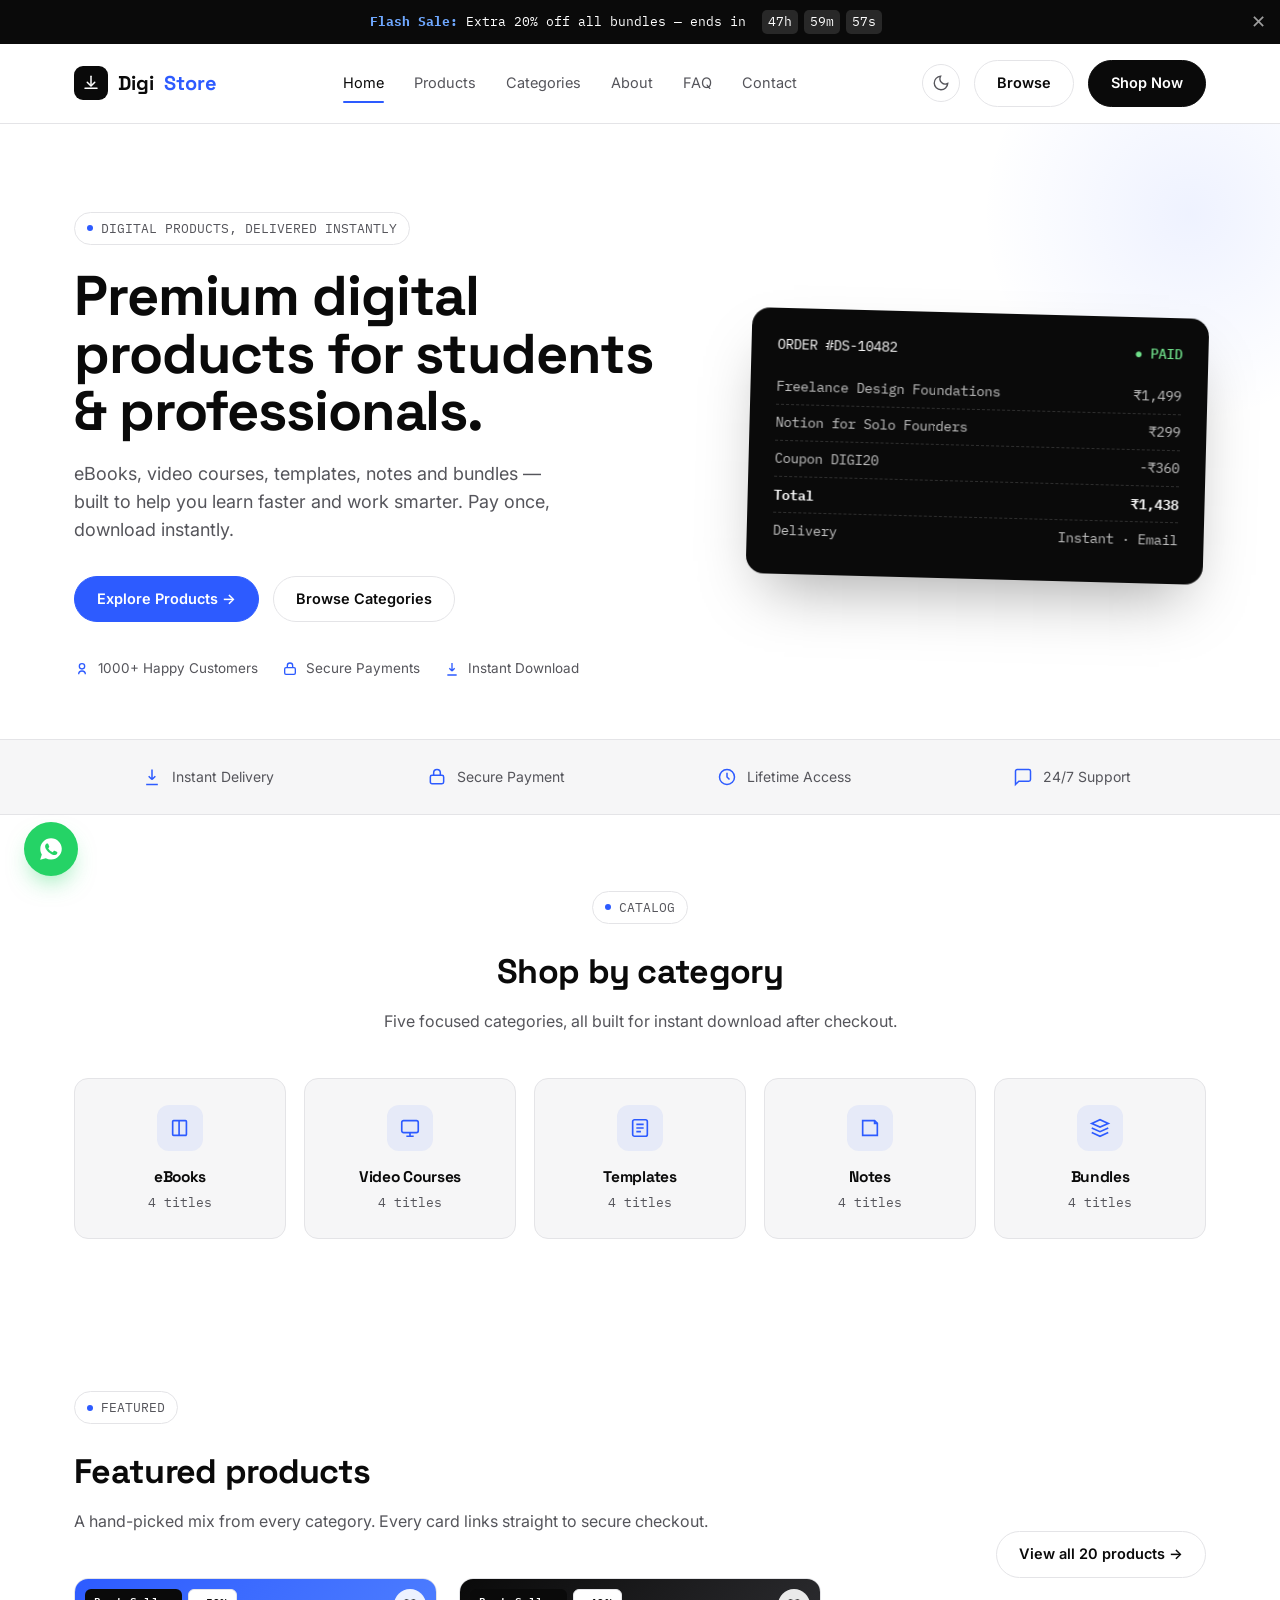
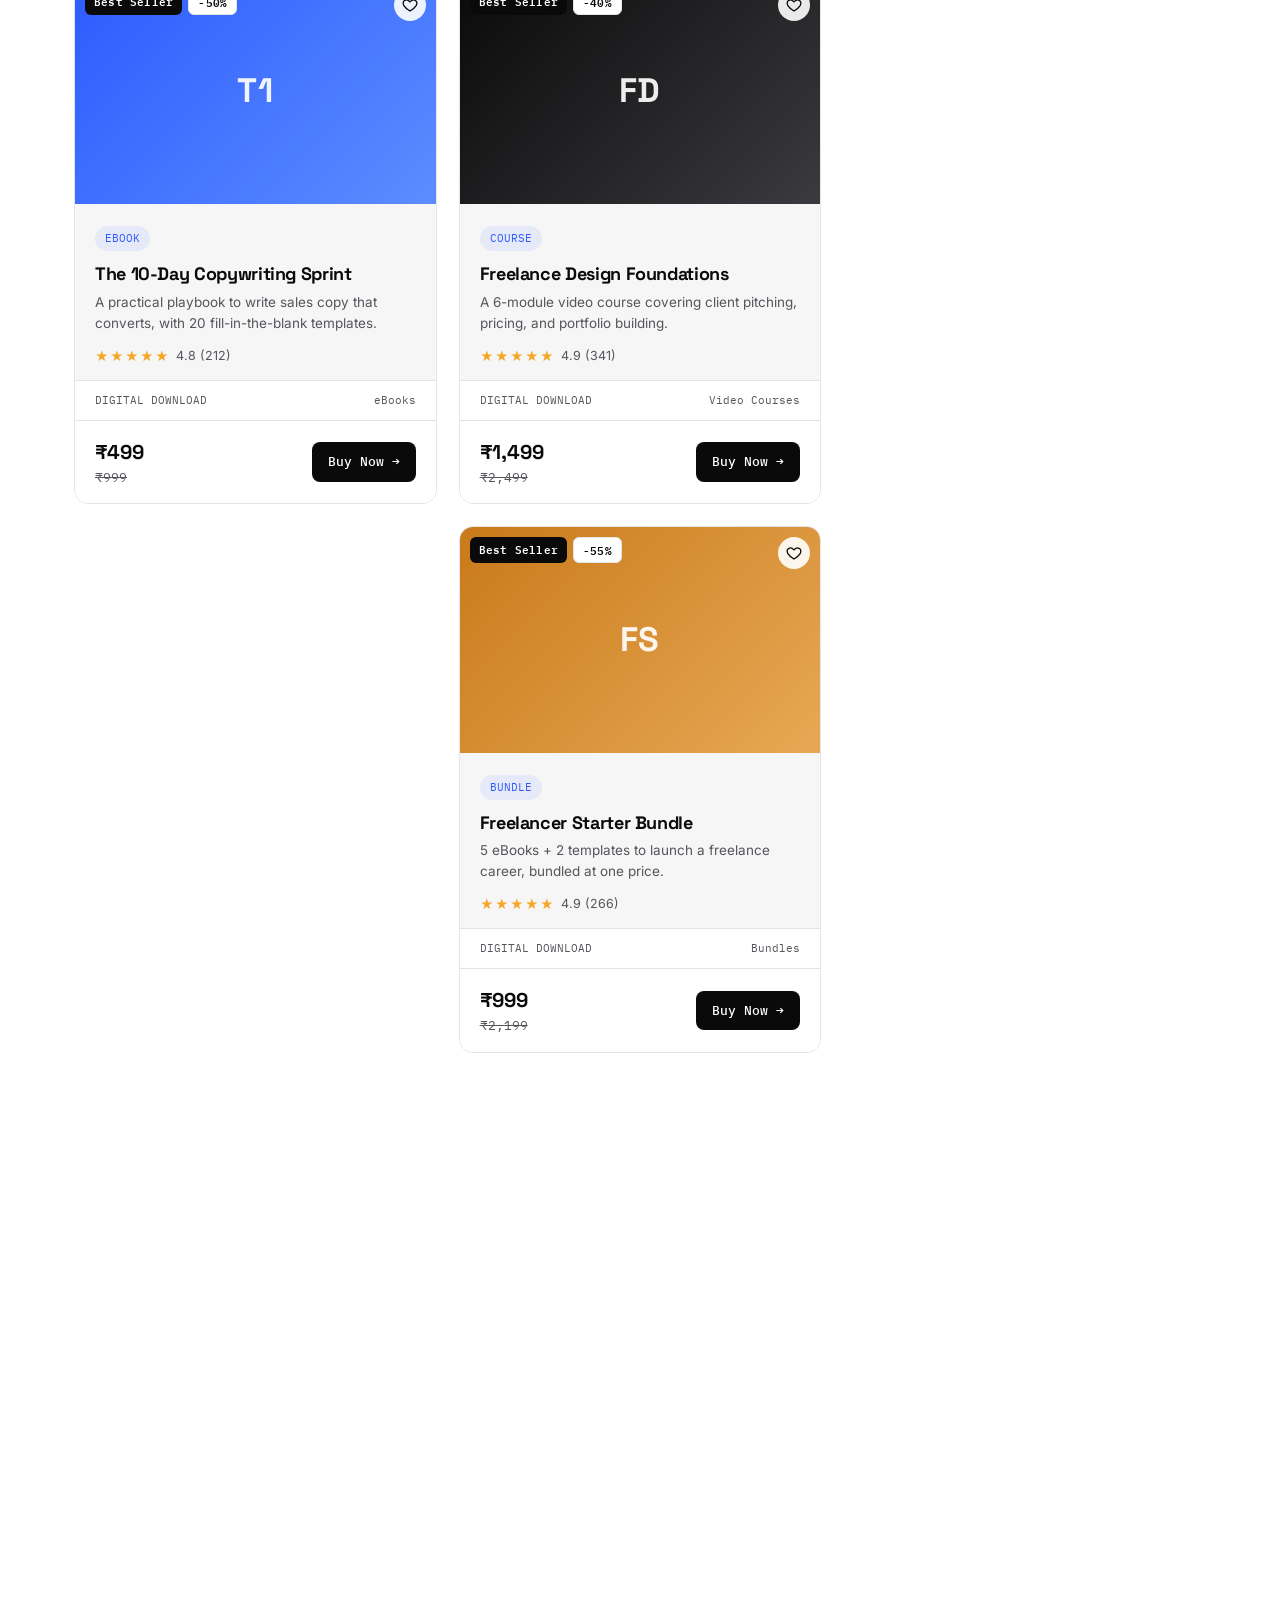
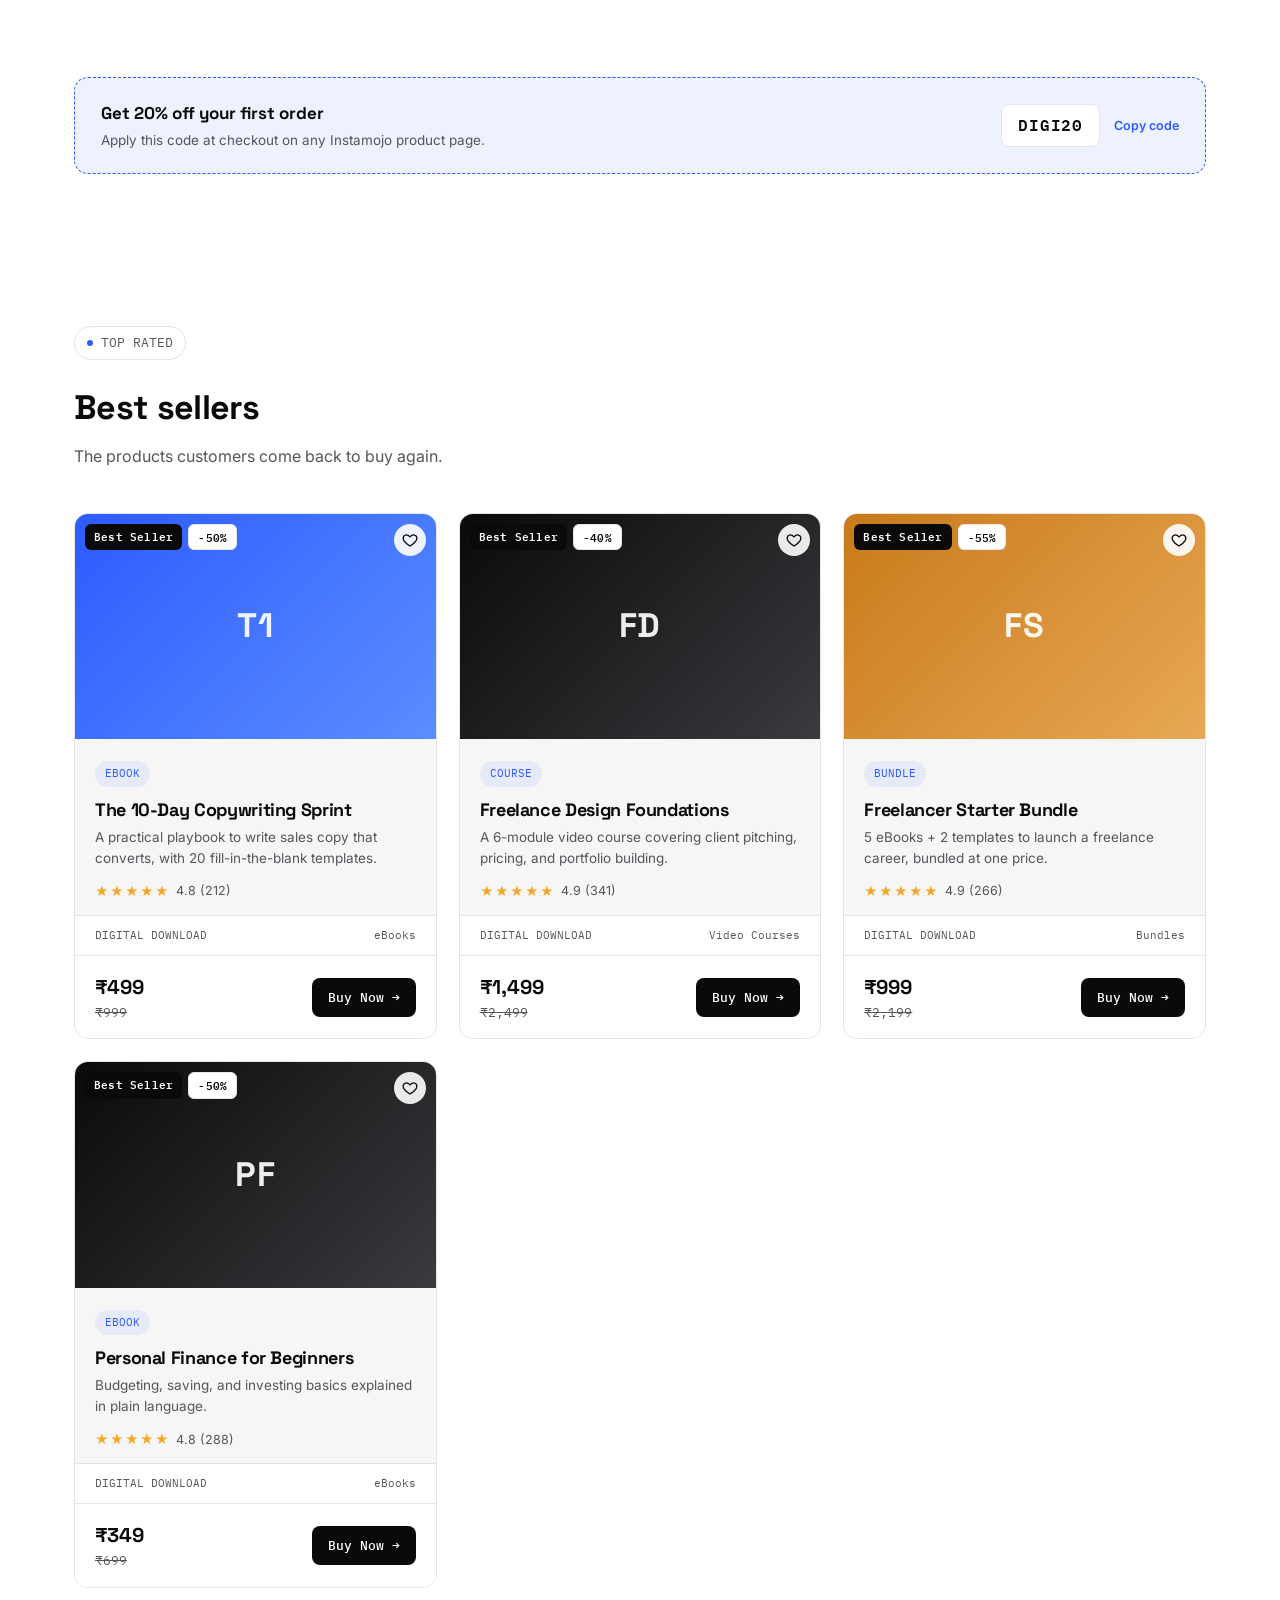
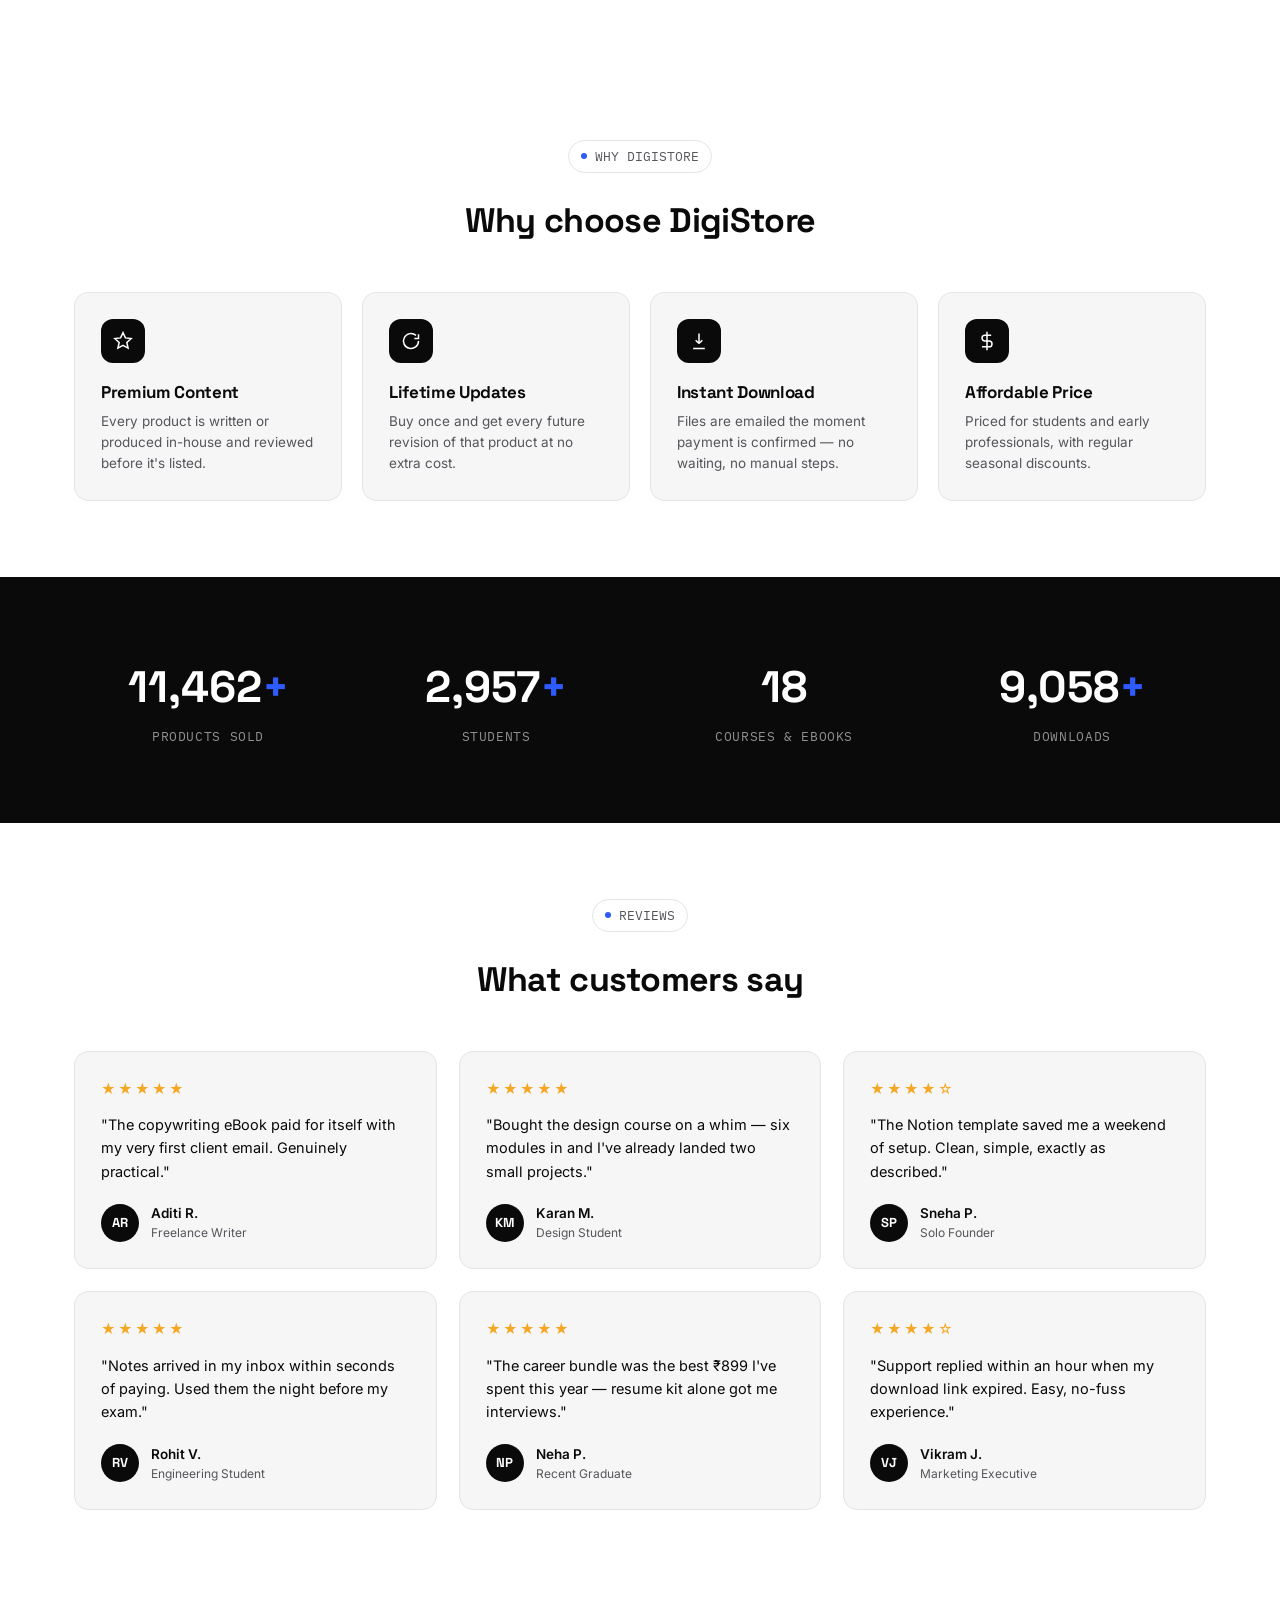
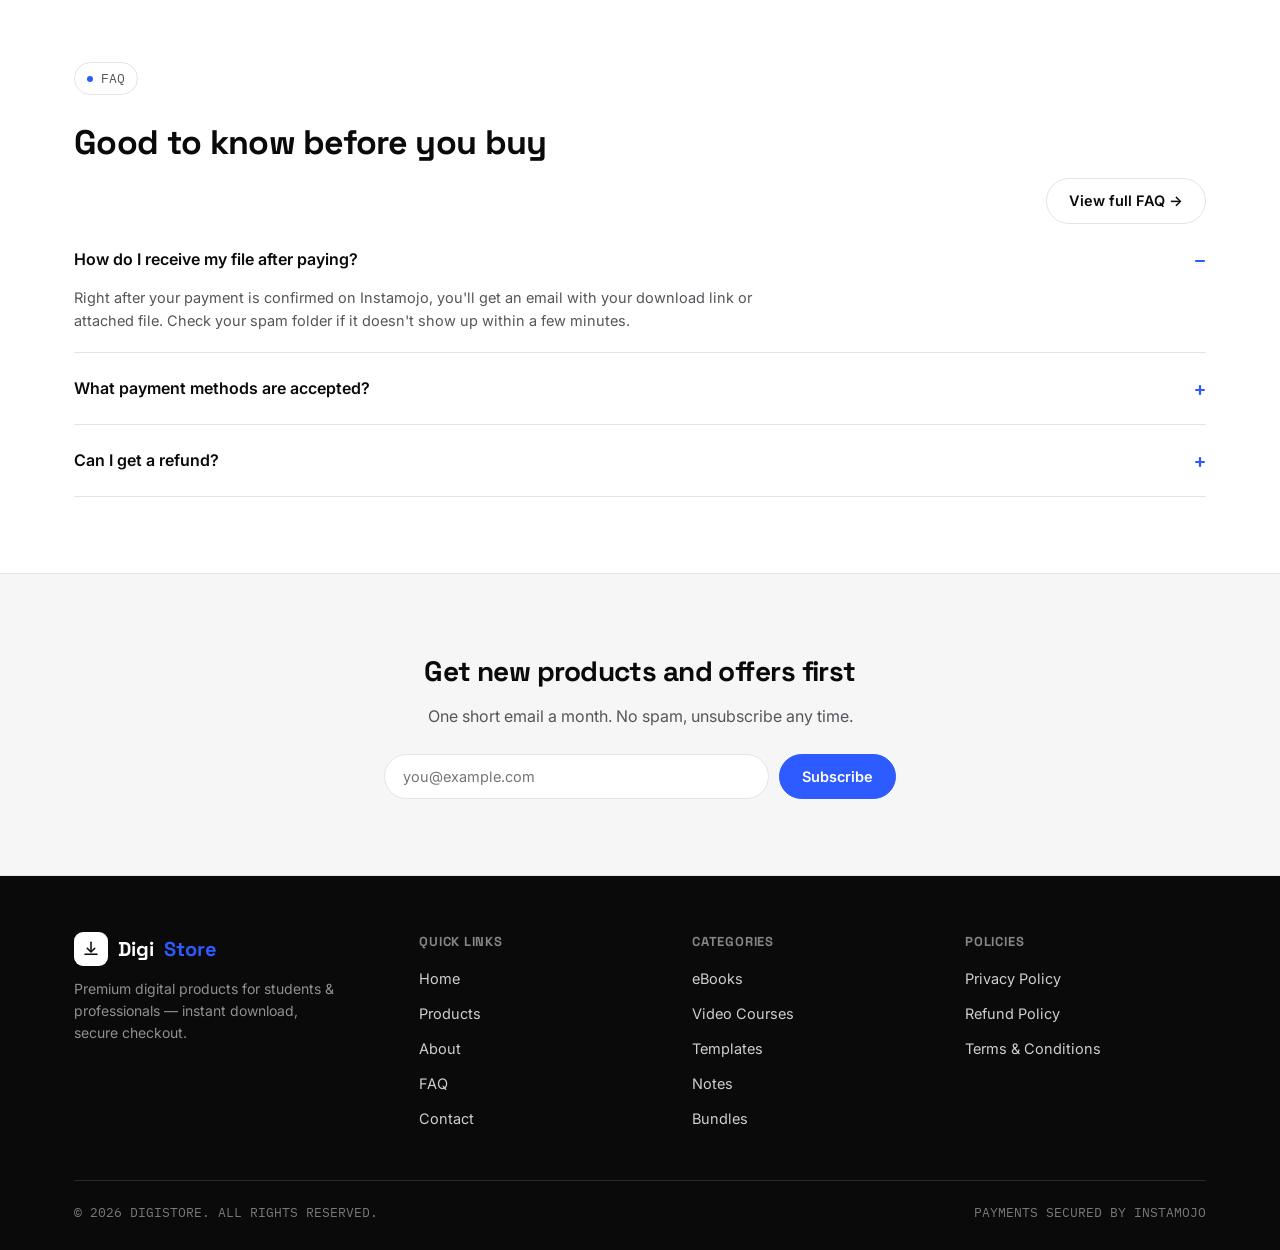
<file: index.html>
<!DOCTYPE html>
<html lang="en">
<head>
<meta charset="UTF-8">
<meta name="viewport" content="width=device-width, initial-scale=1.0">
<title>DigiStore — Premium Digital Products for Students & Professionals</title>
<meta name="description" content="DigiStore sells premium eBooks, video courses, templates, notes, and bundles with instant download and secure payments. Trusted by 1000+ happy customers.">
<meta name="keywords" content="digital products, ebooks, online courses, templates, notes, bundles, instant download, DigiStore">
<link rel="canonical" href="https://www.digistore.example/">
<meta name="robots" content="index, follow">
<meta name="author" content="DigiStore">

<!-- Open Graph -->
<meta property="og:type" content="website">
<meta property="og:title" content="DigiStore — Premium Digital Products for Students & Professionals">
<meta property="og:description" content="Premium eBooks, courses, templates, notes and bundles. Instant download, secure payments, lifetime access.">
<meta property="og:url" content="https://www.digistore.example/">
<meta property="og:site_name" content="DigiStore">
<meta property="og:image" content="https://www.digistore.example/images/og-image.png">

<!-- Twitter Card -->
<meta name="twitter:card" content="summary_large_image">
<meta name="twitter:title" content="DigiStore — Premium Digital Products for Students & Professionals">
<meta name="twitter:description" content="Premium eBooks, courses, templates, notes and bundles. Instant download, secure payments, lifetime access.">
<meta name="twitter:image" content="https://www.digistore.example/images/og-image.png">

<link rel="icon" type="image/svg+xml" href="images/favicon.svg">
<link rel="preconnect" href="https://fonts.googleapis.com">
<link href="https://fonts.googleapis.com/css2?family=Space+Grotesk:wght@500;600;700&family=Inter:wght@400;500;600&family=IBM+Plex+Mono:wght@400;500&display=swap" rel="stylesheet">
<link rel="stylesheet" href="css/style.css">

<script type="application/ld+json">
{
  "@context": "https://schema.org",
  "@type": "Organization",
  "name": "DigiStore",
  "url": "https://www.digistore.example/",
  "logo": "https://www.digistore.example/images/favicon.svg",
  "description": "Premium digital products store selling eBooks, video courses, templates, notes and bundles.",
  "email": "hello@digistore.in",
  "sameAs": ["https://instagram.com/digistore", "https://facebook.com/digistore"]
}
</script>
</head>
<body>
<a href="#main" class="skip-link">Skip to content</a>
<div id="page-loader" aria-hidden="true"><div class="loader-mark"></div></div>
<div id="scroll-progress"></div>

<div class="offer-banner" id="offer-banner" role="region" aria-label="Limited time offer">
  <strong>Flash Sale:</strong> Extra 20% off all bundles — ends in <span id="countdown"></span>
  <button class="close-banner" id="close-banner" aria-label="Dismiss offer">✕</button>
</div>

<header>
  <div class="nav">
    <a href="index.html" class="logo">
      <span class="logo-mark">
        <svg viewBox="0 0 24 24" fill="none" xmlns="http://www.w3.org/2000/svg">
          <path d="M12 3V15" stroke="white" stroke-width="2" stroke-linecap="round"/>
          <polyline points="7 11 12 16 17 11" stroke="white" stroke-width="2" stroke-linecap="round" stroke-linejoin="round"/>
          <path d="M4 19H20" stroke="white" stroke-width="2" stroke-linecap="round"/>
        </svg>
      </span>
      Digi<span class="store">Store</span>
    </a>
    <nav class="links" id="nav-links" aria-label="Primary">
      <a href="index.html" class="active">Home</a>
      <a href="products.html">Products</a>
      <a href="products.html#categories">Categories</a>
      <a href="about.html">About</a>
      <a href="faq.html">FAQ</a>
      <a href="contact.html">Contact</a>
    </nav>
    <div class="nav-actions">
      <button class="icon-btn dark-toggle" aria-label="Toggle dark mode">
        <svg viewBox="0 0 24 24" fill="none" stroke="currentColor" stroke-width="1.8"><path d="M21 12.5A9 9 0 1 1 11.5 3 7 7 0 0 0 21 12.5Z"/></svg>
      </button>
      <a href="products.html" class="btn btn-ghost">Browse</a>
      <a href="products.html" class="btn btn-primary">Shop Now</a>
      <button class="hamburger" id="nav-toggle" aria-label="Toggle menu" aria-expanded="false">
        <span></span><span></span><span></span>
      </button>
    </div>
  </div>
</header>

<main id="main">

  <!-- HERO -->
  <section class="hero">
    <div class="wrap hero-grid">
      <div>
        <div class="eyebrow"><span class="dot"></span> DIGITAL PRODUCTS, DELIVERED INSTANTLY</div>
        <h1>Premium digital products for students &amp; professionals.</h1>
        <p class="sub">eBooks, video courses, templates, notes and bundles — built to help you learn faster and work smarter. Pay once, download instantly.</p>
        <div class="hero-actions">
          <a href="products.html" class="btn btn-accent">Explore Products →</a>
          <a href="#categories" class="btn btn-ghost">Browse Categories</a>
        </div>
        <div class="hero-trust">
          <span class="item"><svg viewBox="0 0 24 24" fill="none" stroke="currentColor" stroke-width="2"><path d="M17 20c0-3-2-5-5-5s-5 2-5 5M12 12a4 4 0 1 0 0-8 4 4 0 0 0 0 8Z"/></svg> 1000+ Happy Customers</span>
          <span class="item"><svg viewBox="0 0 24 24" fill="none" stroke="currentColor" stroke-width="2"><rect x="4" y="10" width="16" height="10" rx="2"/><path d="M8 10V7a4 4 0 0 1 8 0v3"/></svg> Secure Payments</span>
          <span class="item"><svg viewBox="0 0 24 24" fill="none" stroke="currentColor" stroke-width="2"><path d="M12 3v12m0 0 4-4m-4 4-4-4M5 21h14"/></svg> Instant Download</span>
        </div>
      </div>
      <div>
        <div class="receipt">
          <div class="rhead"><span>ORDER #DS-10482</span><span class="status">● PAID</span></div>
          <div class="rline"><span>Freelance Design Foundations</span><span>₹1,499</span></div>
          <div class="rline"><span>Notion for Solo Founders</span><span>₹299</span></div>
          <div class="rline"><span>Coupon DIGI20</span><span>-₹360</span></div>
          <div class="rline total"><span>Total</span><span class="total">₹1,438</span></div>
          <div class="rline"><span>Delivery</span><span>Instant · Email</span></div>
        </div>
      </div>
    </div>
  </section>

  <!-- TRUST BADGES -->
  <div class="trust-strip">
    <div class="wrap">
      <div class="trust-badge"><svg viewBox="0 0 24 24" fill="none" stroke="currentColor" stroke-width="1.8"><path d="M12 3v12m0 0 4-4m-4 4-4-4M5 21h14"/></svg> Instant Delivery</div>
      <div class="trust-badge"><svg viewBox="0 0 24 24" fill="none" stroke="currentColor" stroke-width="1.8"><rect x="4" y="10" width="16" height="10" rx="2"/><path d="M8 10V7a4 4 0 0 1 8 0v3"/></svg> Secure Payment</div>
      <div class="trust-badge"><svg viewBox="0 0 24 24" fill="none" stroke="currentColor" stroke-width="1.8"><circle cx="12" cy="12" r="9"/><path d="M12 7v5l3 3"/></svg> Lifetime Access</div>
      <div class="trust-badge"><svg viewBox="0 0 24 24" fill="none" stroke="currentColor" stroke-width="1.8"><path d="M21 15a2 2 0 0 1-2 2H7l-4 4V5a2 2 0 0 1 2-2h14a2 2 0 0 1 2 2Z"/></svg> 24/7 Support</div>
    </div>
  </div>

  <!-- CATEGORIES -->
  <section id="categories">
    <div class="wrap">
      <div class="section-head center">
        <div class="eyebrow"><span class="dot"></span> CATALOG</div>
        <h2>Shop by category</h2>
        <p>Five focused categories, all built for instant download after checkout.</p>
      </div>
      <div class="cat-grid">
        <a href="products.html?category=ebooks" class="cat-card reveal">
          <div class="cat-icon"><svg viewBox="0 0 24 24" fill="none" stroke="currentColor" stroke-width="1.8"><path d="M4 5v14a1 1 0 0 0 1 1h14M4 5a1 1 0 0 1 1-1h6v16H5a1 1 0 0 1-1-1V5Zm14-1a1 1 0 0 1 1 1v14a1 1 0 0 1-1 1h-7V4h7Z"/></svg></div>
          <h3>eBooks</h3><p>4 titles</p>
        </a>
        <a href="products.html?category=courses" class="cat-card reveal">
          <div class="cat-icon"><svg viewBox="0 0 24 24" fill="none" stroke="currentColor" stroke-width="1.8"><rect x="3" y="4" width="18" height="13" rx="2"/><path d="M8 21h8M12 17v4"/></svg></div>
          <h3>Video Courses</h3><p>4 titles</p>
        </a>
        <a href="products.html?category=templates" class="cat-card reveal">
          <div class="cat-icon"><svg viewBox="0 0 24 24" fill="none" stroke="currentColor" stroke-width="1.8"><rect x="4" y="3" width="16" height="18" rx="2"/><path d="M8 8h8M8 12h8M8 16h5"/></svg></div>
          <h3>Templates</h3><p>4 titles</p>
        </a>
        <a href="products.html?category=notes" class="cat-card reveal">
          <div class="cat-icon"><svg viewBox="0 0 24 24" fill="none" stroke="currentColor" stroke-width="1.8"><path d="M4 4h13l3 3v13H4Z"/><path d="M17 4v3h3"/></svg></div>
          <h3>Notes</h3><p>4 titles</p>
        </a>
        <a href="products.html?category=bundles" class="cat-card reveal">
          <div class="cat-icon"><svg viewBox="0 0 24 24" fill="none" stroke="currentColor" stroke-width="1.8"><path d="m3 7 9-4 9 4-9 4-9-4Zm0 5 9 4 9-4M3 17l9 4 9-4"/></svg></div>
          <h3>Bundles</h3><p>4 titles</p>
        </a>
      </div>
    </div>
  </section>

  <!-- FEATURED PRODUCTS -->
  <section id="products">
    <div class="wrap">
      <div class="section-top-row">
        <div class="section-head">
          <div class="eyebrow"><span class="dot"></span> FEATURED</div>
          <h2>Featured products</h2>
          <p>A hand-picked mix from every category. Every card links straight to secure checkout.</p>
        </div>
        <a href="products.html" class="btn btn-ghost">View all 20 products →</a>
      </div>
      <div class="grid" id="featured-grid"></div>
    </div>
  </section>

  <!-- COUPON BANNER -->
  <section style="padding-top:0;">
    <div class="wrap">
      <div class="coupon-banner">
        <div>
          <strong style="font-family:'Space Grotesk',sans-serif; font-size:17px;">Get 20% off your first order</strong>
          <p style="color:var(--ink-soft); font-size:13.5px; margin-top:4px;">Apply this code at checkout on any Instamojo product page.</p>
        </div>
        <div style="display:flex; align-items:center; gap:14px;">
          <span class="coupon-code" id="coupon-code">DIGI20</span>
          <button class="copy-btn" id="copy-coupon">Copy code</button>
        </div>
      </div>
    </div>
  </section>

  <!-- BEST SELLERS -->
  <section id="bestsellers">
    <div class="wrap">
      <div class="section-head">
        <div class="eyebrow"><span class="dot"></span> TOP RATED</div>
        <h2>Best sellers</h2>
        <p>The products customers come back to buy again.</p>
      </div>
      <div class="grid" id="bestseller-grid"></div>
    </div>
  </section>

  <!-- WHY CHOOSE US -->
  <section id="why">
    <div class="wrap">
      <div class="section-head center">
        <div class="eyebrow"><span class="dot"></span> WHY DIGISTORE</div>
        <h2>Why choose DigiStore</h2>
      </div>
      <div class="why-grid">
        <div class="why-card reveal">
          <div class="why-icon"><svg viewBox="0 0 24 24" fill="none" stroke="currentColor" stroke-width="1.8"><path d="m12 2 2.9 6.3 6.9.8-5.2 4.7 1.5 6.8L12 17.3l-6.1 3.3 1.5-6.8L2.2 9.1l6.9-.8Z"/></svg></div>
          <h3>Premium Content</h3><p>Every product is written or produced in-house and reviewed before it's listed.</p>
        </div>
        <div class="why-card reveal">
          <div class="why-icon"><svg viewBox="0 0 24 24" fill="none" stroke="currentColor" stroke-width="1.8"><path d="M21 12a9 9 0 1 1-3-6.7M21 4v5h-5"/></svg></div>
          <h3>Lifetime Updates</h3><p>Buy once and get every future revision of that product at no extra cost.</p>
        </div>
        <div class="why-card reveal">
          <div class="why-icon"><svg viewBox="0 0 24 24" fill="none" stroke="currentColor" stroke-width="1.8"><path d="M12 3v12m0 0 4-4m-4 4-4-4M5 21h14"/></svg></div>
          <h3>Instant Download</h3><p>Files are emailed the moment payment is confirmed — no waiting, no manual steps.</p>
        </div>
        <div class="why-card reveal">
          <div class="why-icon"><svg viewBox="0 0 24 24" fill="none" stroke="currentColor" stroke-width="1.8"><path d="M12 1v22M17 5H9.5a3.5 3.5 0 0 0 0 7h5a3.5 3.5 0 0 1 0 7H6"/></svg></div>
          <h3>Affordable Price</h3><p>Priced for students and early professionals, with regular seasonal discounts.</p>
        </div>
      </div>
    </div>
  </section>

  <!-- STATS -->
  <section class="stats-section">
    <div class="wrap">
      <div class="stats-grid">
        <div><div class="stat-num" data-target="12400" data-suffix="+">0</div><div class="stat-label">Products Sold</div></div>
        <div><div class="stat-num" data-target="3200" data-suffix="+">0</div><div class="stat-label">Students</div></div>
        <div><div class="stat-num" data-target="20">0</div><div class="stat-label">Courses &amp; eBooks</div></div>
        <div><div class="stat-num" data-target="9800" data-suffix="+">0</div><div class="stat-label">Downloads</div></div>
      </div>
    </div>
  </section>

  <!-- TESTIMONIALS -->
  <section id="testimonials">
    <div class="wrap">
      <div class="section-head center">
        <div class="eyebrow"><span class="dot"></span> REVIEWS</div>
        <h2>What customers say</h2>
      </div>
      <div class="testi-grid">
        <div class="testi-card reveal"><div class="testi-stars">★★★★★</div><p>"The copywriting eBook paid for itself with my very first client email. Genuinely practical."</p><div class="testi-person"><div class="testi-avatar">AR</div><div><div class="testi-name">Aditi R.</div><div class="testi-role">Freelance Writer</div></div></div></div>
        <div class="testi-card reveal"><div class="testi-stars">★★★★★</div><p>"Bought the design course on a whim — six modules in and I've already landed two small projects."</p><div class="testi-person"><div class="testi-avatar">KM</div><div><div class="testi-name">Karan M.</div><div class="testi-role">Design Student</div></div></div></div>
        <div class="testi-card reveal"><div class="testi-stars">★★★★☆</div><p>"The Notion template saved me a weekend of setup. Clean, simple, exactly as described."</p><div class="testi-person"><div class="testi-avatar">SP</div><div><div class="testi-name">Sneha P.</div><div class="testi-role">Solo Founder</div></div></div></div>
        <div class="testi-card reveal"><div class="testi-stars">★★★★★</div><p>"Notes arrived in my inbox within seconds of paying. Used them the night before my exam."</p><div class="testi-person"><div class="testi-avatar">RV</div><div><div class="testi-name">Rohit V.</div><div class="testi-role">Engineering Student</div></div></div></div>
        <div class="testi-card reveal"><div class="testi-stars">★★★★★</div><p>"The career bundle was the best ₹899 I've spent this year — resume kit alone got me interviews."</p><div class="testi-person"><div class="testi-avatar">NP</div><div><div class="testi-name">Neha P.</div><div class="testi-role">Recent Graduate</div></div></div></div>
        <div class="testi-card reveal"><div class="testi-stars">★★★★☆</div><p>"Support replied within an hour when my download link expired. Easy, no-fuss experience."</p><div class="testi-person"><div class="testi-avatar">VJ</div><div><div class="testi-name">Vikram J.</div><div class="testi-role">Marketing Executive</div></div></div></div>
      </div>
    </div>
  </section>

  <!-- FAQ PREVIEW -->
  <section id="faq">
    <div class="wrap">
      <div class="section-top-row">
        <div class="section-head">
          <div class="eyebrow"><span class="dot"></span> FAQ</div>
          <h2>Good to know before you buy</h2>
        </div>
        <a href="faq.html" class="btn btn-ghost">View full FAQ →</a>
      </div>
      <details class="faq-item" open>
        <summary>How do I receive my file after paying?</summary>
        <p>Right after your payment is confirmed on Instamojo, you'll get an email with your download link or attached file. Check your spam folder if it doesn't show up within a few minutes.</p>
      </details>
      <details class="faq-item">
        <summary>What payment methods are accepted?</summary>
        <p>Instamojo supports UPI, debit/credit cards, netbanking, and popular wallets — everything is handled on their secure checkout page.</p>
      </details>
      <details class="faq-item">
        <summary>Can I get a refund?</summary>
        <p>Digital products are generally non-refundable once delivered, but if a file is corrupted or missing, we'll replace it within 7 days — see our <a href="refund.html" style="color:var(--accent);">Refund Policy</a>.</p>
      </details>
    </div>
  </section>

  <!-- NEWSLETTER -->
  <section class="newsletter">
    <div class="wrap">
      <h2>Get new products and offers first</h2>
      <p>One short email a month. No spam, unsubscribe any time.</p>
      <form class="newsletter-form" id="newsletter-form">
        <label for="newsletter-email" class="visually-hidden">Email address</label>
        <input type="email" id="newsletter-email" placeholder="you@example.com" required>
        <button type="submit" class="btn btn-accent">Subscribe</button>
      </form>
      <p id="newsletter-msg" role="status"></p>
    </div>
  </section>

</main>

<footer id="contact">
  <div class="wrap">
    <div class="footer-grid">
      <div>
        <a href="index.html" class="logo">
          <span class="logo-mark">
            <svg viewBox="0 0 24 24" fill="none" xmlns="http://www.w3.org/2000/svg">
              <path d="M12 3V15" stroke="#0A0A0A" stroke-width="2" stroke-linecap="round"/>
              <polyline points="7 11 12 16 17 11" stroke="#0A0A0A" stroke-width="2" stroke-linecap="round" stroke-linejoin="round"/>
              <path d="M4 19H20" stroke="#0A0A0A" stroke-width="2" stroke-linecap="round"/>
            </svg>
          </span>
          Digi<span class="store">Store</span>
        </a>
        <p class="tag">Premium digital products for students &amp; professionals — instant download, secure checkout.</p>
      </div>
      <div>
        <h4>Quick Links</h4>
        <ul>
          <li><a href="index.html">Home</a></li>
          <li><a href="products.html">Products</a></li>
          <li><a href="about.html">About</a></li>
          <li><a href="faq.html">FAQ</a></li>
          <li><a href="contact.html">Contact</a></li>
        </ul>
      </div>
      <div>
        <h4>Categories</h4>
        <ul>
          <li><a href="products.html?category=ebooks">eBooks</a></li>
          <li><a href="products.html?category=courses">Video Courses</a></li>
          <li><a href="products.html?category=templates">Templates</a></li>
          <li><a href="products.html?category=notes">Notes</a></li>
          <li><a href="products.html?category=bundles">Bundles</a></li>
        </ul>
      </div>
      <div>
        <h4>Policies</h4>
        <ul>
          <li><a href="privacy.html">Privacy Policy</a></li>
          <li><a href="refund.html">Refund Policy</a></li>
          <li><a href="terms.html">Terms &amp; Conditions</a></li>
        </ul>
      </div>
    </div>
    <div class="footer-bottom">
      <span>© 2026 DIGISTORE. ALL RIGHTS RESERVED.</span>
      <span>PAYMENTS SECURED BY INSTAMOJO</span>
    </div>
  </div>
</footer>

<a href="https://wa.me/910000000000" target="_blank" rel="noopener" class="whatsapp-float" aria-label="Chat on WhatsApp">
  <svg viewBox="0 0 24 24" fill="currentColor"><path d="M12.04 2C6.58 2 2.13 6.45 2.13 11.91c0 1.85.5 3.58 1.4 5.08L2 22l5.2-1.5a9.9 9.9 0 0 0 4.84 1.24h.01c5.46 0 9.9-4.45 9.9-9.91C21.96 6.45 17.5 2 12.04 2Zm5.8 14.1c-.24.68-1.4 1.32-1.93 1.36-.5.05-1.02.24-3.4-.7-2.86-1.14-4.66-4.03-4.8-4.22-.14-.19-1.15-1.53-1.15-2.92 0-1.39.73-2.07.98-2.35.26-.28.56-.35.75-.35h.53c.17 0 .4-.06.62.48.24.58.8 2 .87 2.15.07.14.11.31.02.5-.09.19-.14.3-.27.46-.14.16-.29.36-.41.48-.14.14-.28.29-.12.57.16.28.7 1.18 1.52 1.92 1.05.95 1.93 1.24 2.21 1.38.28.14.44.12.6-.07.16-.19.68-.8.87-1.07.19-.28.37-.23.62-.14.26.09 1.64.78 1.92.92.28.14.47.21.53.33.07.12.07.68-.17 1.36Z"/></svg>
</a>
<button class="back-to-top" id="back-to-top" aria-label="Back to top">
  <svg viewBox="0 0 24 24" fill="none" stroke="currentColor" stroke-width="2"><path d="M12 19V5M5 12l7-7 7 7"/></svg>
</button>
<div class="sticky-mobile-buy">
  <a href="products.html" class="btn btn-accent btn-block">Shop All Products →</a>
</div>

<script src="js/script.js"></script>
</body>
</html>
</file>
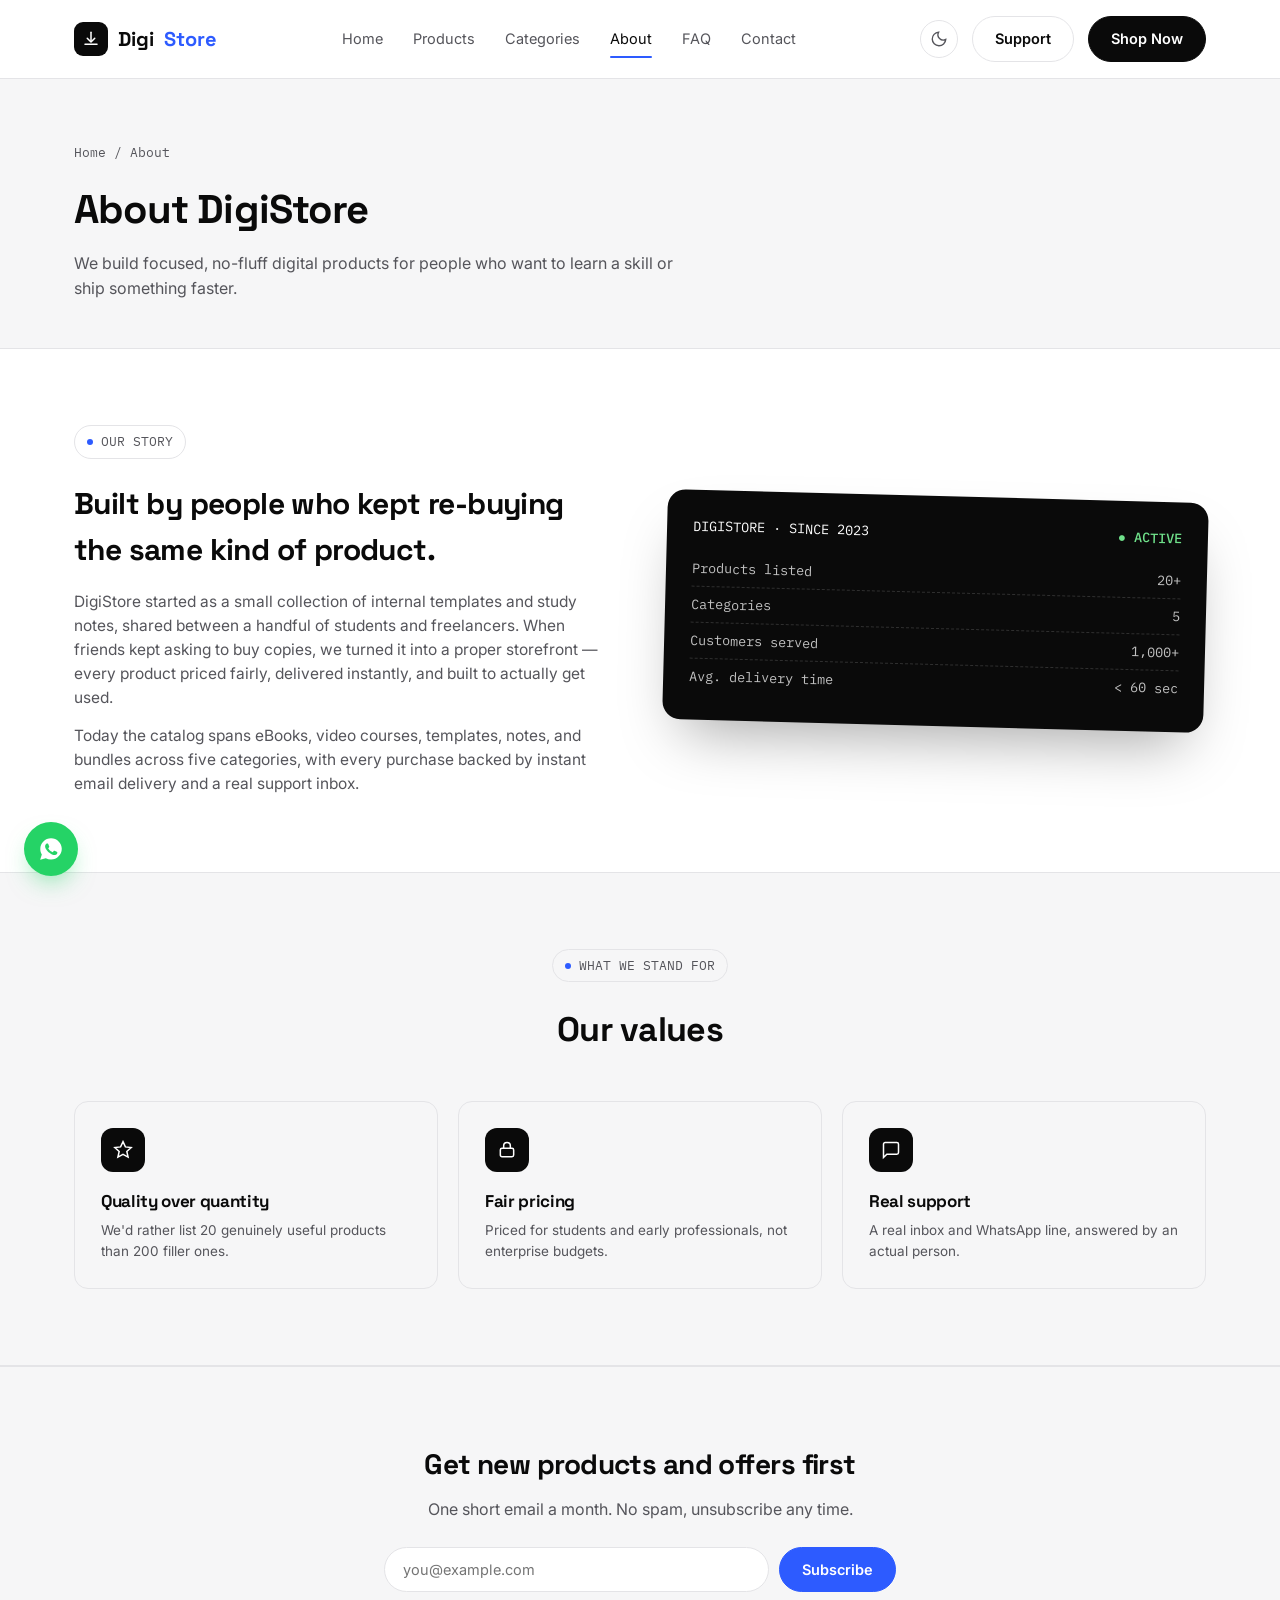
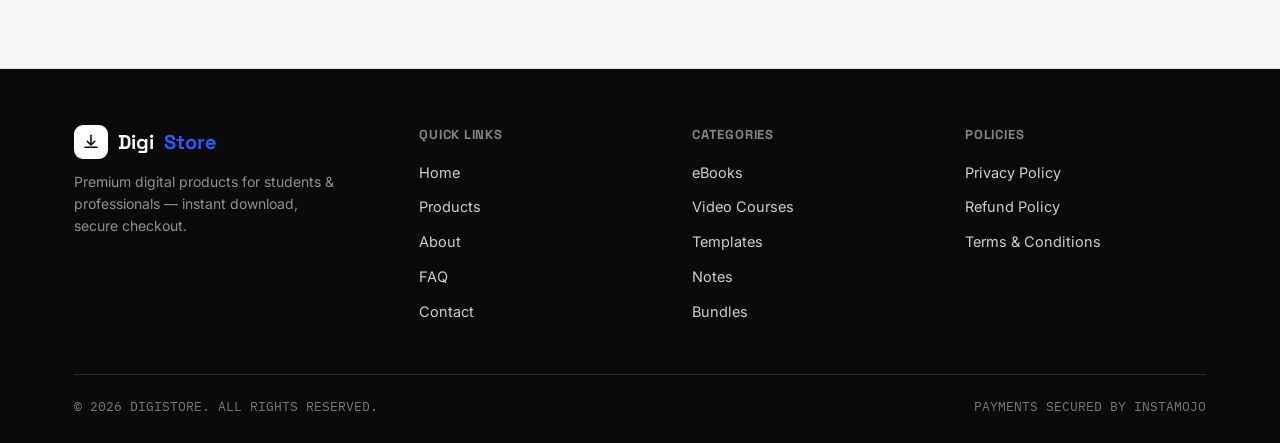
<file: about.html>
<!DOCTYPE html>
<html lang="en">
<head>
<meta charset="UTF-8">
<meta name="viewport" content="width=device-width, initial-scale=1.0">
<title>About Us — DigiStore</title>
<meta name="description" content="DigiStore is a digital products store built for students and professionals — learn what we sell, how delivery works, and who's behind it.">
<link rel="canonical" href="https://www.digistore.example/about.html">
<meta property="og:type" content="website">
<meta property="og:title" content="About Us — DigiStore">
<meta property="og:description" content="Learn about DigiStore's mission, products, and how we deliver instantly.">
<meta property="og:url" content="https://www.digistore.example/about.html">
<meta name="twitter:card" content="summary_large_image">
<meta name="twitter:title" content="About Us — DigiStore">
<link rel="icon" type="image/svg+xml" href="images/favicon.svg">
<link rel="preconnect" href="https://fonts.googleapis.com">
<link href="https://fonts.googleapis.com/css2?family=Space+Grotesk:wght@500;600;700&family=Inter:wght@400;500;600&family=IBM+Plex+Mono:wght@400;500&display=swap" rel="stylesheet">
<link rel="stylesheet" href="css/style.css">
</head>
<body>
<a href="#main" class="skip-link">Skip to content</a>
<div id="page-loader" aria-hidden="true"><div class="loader-mark"></div></div>
<div id="scroll-progress"></div>

<header>
  <div class="nav">
    <a href="index.html" class="logo">
      <span class="logo-mark"><svg viewBox="0 0 24 24" fill="none" xmlns="http://www.w3.org/2000/svg"><path d="M12 3V15" stroke="white" stroke-width="2" stroke-linecap="round"/><polyline points="7 11 12 16 17 11" stroke="white" stroke-width="2" stroke-linecap="round" stroke-linejoin="round"/><path d="M4 19H20" stroke="white" stroke-width="2" stroke-linecap="round"/></svg></span>
      Digi<span class="store">Store</span>
    </a>
    <nav class="links" id="nav-links" aria-label="Primary">
      <a href="index.html">Home</a>
      <a href="products.html">Products</a>
      <a href="products.html#categories">Categories</a>
      <a href="about.html" class="active">About</a>
      <a href="faq.html">FAQ</a>
      <a href="contact.html">Contact</a>
    </nav>
    <div class="nav-actions">
      <button class="icon-btn dark-toggle" aria-label="Toggle dark mode"><svg viewBox="0 0 24 24" fill="none" stroke="currentColor" stroke-width="1.8"><path d="M21 12.5A9 9 0 1 1 11.5 3 7 7 0 0 0 21 12.5Z"/></svg></button>
      <a href="contact.html" class="btn btn-ghost">Support</a>
      <a href="products.html" class="btn btn-primary">Shop Now</a>
      <button class="hamburger" id="nav-toggle" aria-label="Toggle menu" aria-expanded="false"><span></span><span></span><span></span></button>
    </div>
  </div>
</header>

<main id="main">
  <div class="page-hero">
    <div class="wrap">
      <div class="breadcrumb"><a href="index.html">Home</a> / About</div>
      <h1>About DigiStore</h1>
      <p>We build focused, no-fluff digital products for people who want to learn a skill or ship something faster.</p>
    </div>
  </div>

  <section>
    <div class="wrap about-grid">
      <div>
        <div class="eyebrow"><span class="dot"></span> OUR STORY</div>
        <h2 style="font-size:30px; margin-bottom:16px;">Built by people who kept re-buying the same kind of product.</h2>
        <p style="color:var(--ink-soft); margin-bottom:14px; font-size:15.5px;">DigiStore started as a small collection of internal templates and study notes, shared between a handful of students and freelancers. When friends kept asking to buy copies, we turned it into a proper storefront — every product priced fairly, delivered instantly, and built to actually get used.</p>
        <p style="color:var(--ink-soft); font-size:15.5px;">Today the catalog spans eBooks, video courses, templates, notes, and bundles across five categories, with every purchase backed by instant email delivery and a real support inbox.</p>
      </div>
      <div class="receipt">
        <div class="rhead"><span>DIGISTORE · SINCE 2023</span><span class="status">● ACTIVE</span></div>
        <div class="rline"><span>Products listed</span><span>20+</span></div>
        <div class="rline"><span>Categories</span><span>5</span></div>
        <div class="rline"><span>Customers served</span><span>1,000+</span></div>
        <div class="rline"><span>Avg. delivery time</span><span>&lt; 60 sec</span></div>
      </div>
    </div>
  </section>

  <section style="background:var(--surface); border-top:1px solid var(--line); border-bottom:1px solid var(--line);">
    <div class="wrap">
      <div class="section-head center">
        <div class="eyebrow"><span class="dot"></span> WHAT WE STAND FOR</div>
        <h2>Our values</h2>
      </div>
      <div class="value-grid">
        <div class="why-card reveal">
          <div class="why-icon"><svg viewBox="0 0 24 24" fill="none" stroke="currentColor" stroke-width="1.8"><path d="m12 2 2.9 6.3 6.9.8-5.2 4.7 1.5 6.8L12 17.3l-6.1 3.3 1.5-6.8L2.2 9.1l6.9-.8Z"/></svg></div>
          <h3>Quality over quantity</h3><p>We'd rather list 20 genuinely useful products than 200 filler ones.</p>
        </div>
        <div class="why-card reveal">
          <div class="why-icon"><svg viewBox="0 0 24 24" fill="none" stroke="currentColor" stroke-width="1.8"><rect x="4" y="10" width="16" height="10" rx="2"/><path d="M8 10V7a4 4 0 0 1 8 0v3"/></svg></div>
          <h3>Fair pricing</h3><p>Priced for students and early professionals, not enterprise budgets.</p>
        </div>
        <div class="why-card reveal">
          <div class="why-icon"><svg viewBox="0 0 24 24" fill="none" stroke="currentColor" stroke-width="1.8"><path d="M21 15a2 2 0 0 1-2 2H7l-4 4V5a2 2 0 0 1 2-2h14a2 2 0 0 1 2 2Z"/></svg></div>
          <h3>Real support</h3><p>A real inbox and WhatsApp line, answered by an actual person.</p>
        </div>
      </div>
    </div>
  </section>

  <section class="newsletter">
    <div class="wrap">
      <h2>Get new products and offers first</h2>
      <p>One short email a month. No spam, unsubscribe any time.</p>
      <form class="newsletter-form" id="newsletter-form">
        <label for="newsletter-email" class="visually-hidden">Email address</label>
        <input type="email" id="newsletter-email" placeholder="you@example.com" required>
        <button type="submit" class="btn btn-accent">Subscribe</button>
      </form>
      <p id="newsletter-msg" role="status"></p>
    </div>
  </section>
</main>

<footer id="contact">
  <div class="wrap">
    <div class="footer-grid">
      <div>
        <a href="index.html" class="logo"><span class="logo-mark"><svg viewBox="0 0 24 24" fill="none" xmlns="http://www.w3.org/2000/svg"><path d="M12 3V15" stroke="#0A0A0A" stroke-width="2" stroke-linecap="round"/><polyline points="7 11 12 16 17 11" stroke="#0A0A0A" stroke-width="2" stroke-linecap="round" stroke-linejoin="round"/><path d="M4 19H20" stroke="#0A0A0A" stroke-width="2" stroke-linecap="round"/></svg></span>Digi<span class="store">Store</span></a>
        <p class="tag">Premium digital products for students &amp; professionals — instant download, secure checkout.</p>
      </div>
      <div><h4>Quick Links</h4><ul><li><a href="index.html">Home</a></li><li><a href="products.html">Products</a></li><li><a href="about.html">About</a></li><li><a href="faq.html">FAQ</a></li><li><a href="contact.html">Contact</a></li></ul></div>
      <div><h4>Categories</h4><ul><li><a href="products.html?category=ebooks">eBooks</a></li><li><a href="products.html?category=courses">Video Courses</a></li><li><a href="products.html?category=templates">Templates</a></li><li><a href="products.html?category=notes">Notes</a></li><li><a href="products.html?category=bundles">Bundles</a></li></ul></div>
      <div><h4>Policies</h4><ul><li><a href="privacy.html">Privacy Policy</a></li><li><a href="refund.html">Refund Policy</a></li><li><a href="terms.html">Terms &amp; Conditions</a></li></ul></div>
    </div>
    <div class="footer-bottom"><span>© 2026 DIGISTORE. ALL RIGHTS RESERVED.</span><span>PAYMENTS SECURED BY INSTAMOJO</span></div>
  </div>
</footer>

<a href="https://wa.me/910000000000" target="_blank" rel="noopener" class="whatsapp-float" aria-label="Chat on WhatsApp"><svg viewBox="0 0 24 24" fill="currentColor"><path d="M12.04 2C6.58 2 2.13 6.45 2.13 11.91c0 1.85.5 3.58 1.4 5.08L2 22l5.2-1.5a9.9 9.9 0 0 0 4.84 1.24h.01c5.46 0 9.9-4.45 9.9-9.91C21.96 6.45 17.5 2 12.04 2Zm5.8 14.1c-.24.68-1.4 1.32-1.93 1.36-.5.05-1.02.24-3.4-.7-2.86-1.14-4.66-4.03-4.8-4.22-.14-.19-1.15-1.53-1.15-2.92 0-1.39.73-2.07.98-2.35.26-.28.56-.35.75-.35h.53c.17 0 .4-.06.62.48.24.58.8 2 .87 2.15.07.14.11.31.02.5-.09.19-.14.3-.27.46-.14.16-.29.36-.41.48-.14.14-.28.29-.12.57.16.28.7 1.18 1.52 1.92 1.05.95 1.93 1.24 2.21 1.38.28.14.44.12.6-.07.16-.19.68-.8.87-1.07.19-.28.37-.23.62-.14.26.09 1.64.78 1.92.92.28.14.47.21.53.33.07.12.07.68-.17 1.36Z"/></svg></a>
<button class="back-to-top" id="back-to-top" aria-label="Back to top"><svg viewBox="0 0 24 24" fill="none" stroke="currentColor" stroke-width="2"><path d="M12 19V5M5 12l7-7 7 7"/></svg></button>
<div class="sticky-mobile-buy"><a href="products.html" class="btn btn-accent btn-block">Shop All Products →</a></div>

<script src="js/script.js"></script>
</body>
</html>
</file>
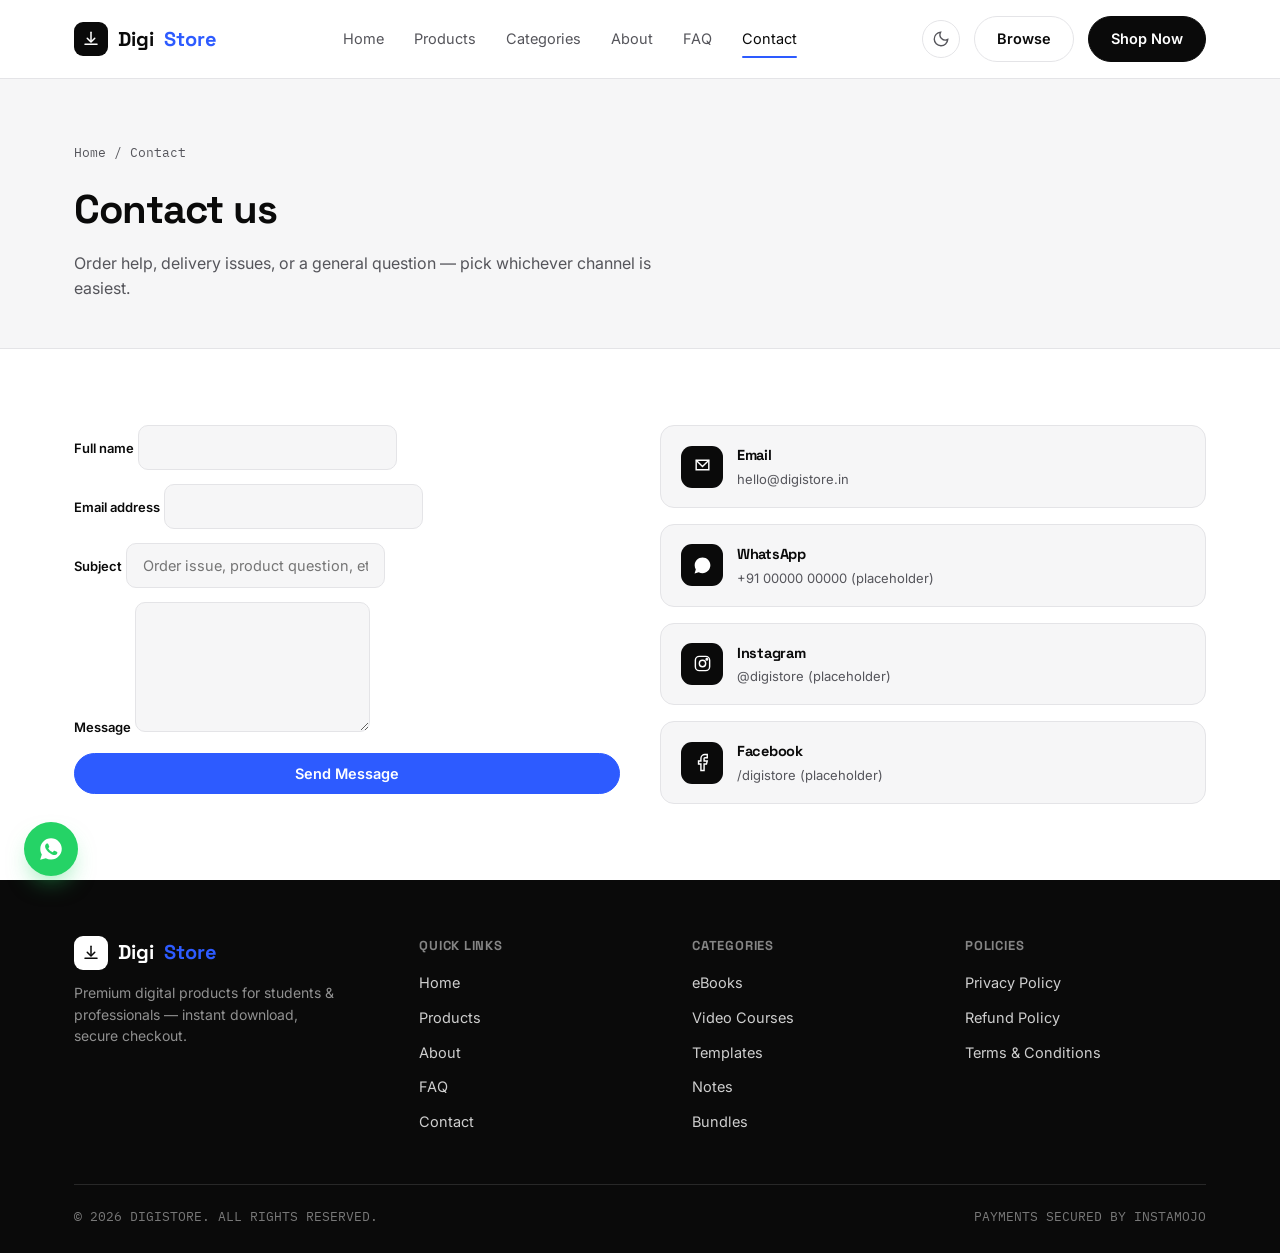
<file: contact.html>
<!DOCTYPE html>
<html lang="en">
<head>
<meta charset="UTF-8">
<meta name="viewport" content="width=device-width, initial-scale=1.0">
<title>Contact Us — DigiStore</title>
<meta name="description" content="Get in touch with DigiStore for order help, delivery issues, or product questions — email, WhatsApp, Instagram and Facebook.">
<link rel="canonical" href="https://www.digistore.example/contact.html">
<meta property="og:type" content="website">
<meta property="og:title" content="Contact Us — DigiStore">
<meta property="og:description" content="Reach DigiStore by email, WhatsApp, Instagram or Facebook.">
<meta property="og:url" content="https://www.digistore.example/contact.html">
<meta name="twitter:card" content="summary_large_image">
<meta name="twitter:title" content="Contact Us — DigiStore">
<link rel="icon" type="image/svg+xml" href="images/favicon.svg">
<link rel="preconnect" href="https://fonts.googleapis.com">
<link href="https://fonts.googleapis.com/css2?family=Space+Grotesk:wght@500;600;700&family=Inter:wght@400;500;600&family=IBM+Plex+Mono:wght@400;500&display=swap" rel="stylesheet">
<link rel="stylesheet" href="css/style.css">
</head>
<body>
<a href="#main" class="skip-link">Skip to content</a>
<div id="page-loader" aria-hidden="true"><div class="loader-mark"></div></div>
<div id="scroll-progress"></div>

<header>
  <div class="nav">
    <a href="index.html" class="logo">
      <span class="logo-mark"><svg viewBox="0 0 24 24" fill="none" xmlns="http://www.w3.org/2000/svg"><path d="M12 3V15" stroke="white" stroke-width="2" stroke-linecap="round"/><polyline points="7 11 12 16 17 11" stroke="white" stroke-width="2" stroke-linecap="round" stroke-linejoin="round"/><path d="M4 19H20" stroke="white" stroke-width="2" stroke-linecap="round"/></svg></span>
      Digi<span class="store">Store</span>
    </a>
    <nav class="links" id="nav-links" aria-label="Primary">
      <a href="index.html">Home</a>
      <a href="products.html">Products</a>
      <a href="products.html#categories">Categories</a>
      <a href="about.html">About</a>
      <a href="faq.html">FAQ</a>
      <a href="contact.html" class="active">Contact</a>
    </nav>
    <div class="nav-actions">
      <button class="icon-btn dark-toggle" aria-label="Toggle dark mode"><svg viewBox="0 0 24 24" fill="none" stroke="currentColor" stroke-width="1.8"><path d="M21 12.5A9 9 0 1 1 11.5 3 7 7 0 0 0 21 12.5Z"/></svg></button>
      <a href="products.html" class="btn btn-ghost">Browse</a>
      <a href="products.html" class="btn btn-primary">Shop Now</a>
      <button class="hamburger" id="nav-toggle" aria-label="Toggle menu" aria-expanded="false"><span></span><span></span><span></span></button>
    </div>
  </div>
</header>

<main id="main">
  <div class="page-hero">
    <div class="wrap">
      <div class="breadcrumb"><a href="index.html">Home</a> / Contact</div>
      <h1>Contact us</h1>
      <p>Order help, delivery issues, or a general question — pick whichever channel is easiest.</p>
    </div>
  </div>

  <section>
    <div class="wrap contact-grid">
      <form class="contact-form" id="contact-form" aria-label="Contact form">
        <div>
          <label for="c-name">Full name</label>
          <input type="text" id="c-name" name="name" required>
        </div>
        <div>
          <label for="c-email">Email address</label>
          <input type="email" id="c-email" name="email" required>
        </div>
        <div>
          <label for="c-subject">Subject</label>
          <input type="text" id="c-subject" name="subject" placeholder="Order issue, product question, etc.">
        </div>
        <div>
          <label for="c-message">Message</label>
          <textarea id="c-message" name="message" required></textarea>
        </div>
        <button type="submit" class="btn btn-accent btn-block">Send Message</button>
        <p id="contact-msg" role="status"></p>
      </form>

      <div class="contact-channels">
        <div class="channel-card">
          <div class="channel-icon"><svg viewBox="0 0 24 24" fill="none" stroke="currentColor" stroke-width="1.8"><path d="M4 4H20V16H4V4Z"/><path d="M4 4L12 12L20 4"/></svg></div>
          <div><h4>Email</h4><p><a href="mailto:hello@digistore.in">hello@digistore.in</a></p></div>
        </div>
        <div class="channel-card">
          <div class="channel-icon"><svg viewBox="0 0 24 24" fill="currentColor"><path d="M12.04 2C6.58 2 2.13 6.45 2.13 11.91c0 1.85.5 3.58 1.4 5.08L2 22l5.2-1.5a9.9 9.9 0 0 0 4.84 1.24h.01c5.46 0 9.9-4.45 9.9-9.91C21.96 6.45 17.5 2 12.04 2Z"/></svg></div>
          <div><h4>WhatsApp</h4><p><a href="https://wa.me/910000000000" target="_blank" rel="noopener">+91 00000 00000 (placeholder)</a></p></div>
        </div>
        <div class="channel-card">
          <div class="channel-icon"><svg viewBox="0 0 24 24" fill="none" stroke="currentColor" stroke-width="1.8"><rect x="3" y="3" width="18" height="18" rx="5"/><circle cx="12" cy="12" r="4"/><circle cx="17.5" cy="6.5" r="1"/></svg></div>
          <div><h4>Instagram</h4><p><a href="#" target="_blank" rel="noopener">@digistore (placeholder)</a></p></div>
        </div>
        <div class="channel-card">
          <div class="channel-icon"><svg viewBox="0 0 24 24" fill="none" stroke="currentColor" stroke-width="1.8"><path d="M18 2h-3a5 5 0 0 0-5 5v3H7v4h3v8h4v-8h3l1-4h-4V7a1 1 0 0 1 1-1h3Z"/></svg></div>
          <div><h4>Facebook</h4><p><a href="#" target="_blank" rel="noopener">/digistore (placeholder)</a></p></div>
        </div>
      </div>
    </div>
  </section>
</main>

<footer id="contact-footer">
  <div class="wrap">
    <div class="footer-grid">
      <div>
        <a href="index.html" class="logo"><span class="logo-mark"><svg viewBox="0 0 24 24" fill="none" xmlns="http://www.w3.org/2000/svg"><path d="M12 3V15" stroke="#0A0A0A" stroke-width="2" stroke-linecap="round"/><polyline points="7 11 12 16 17 11" stroke="#0A0A0A" stroke-width="2" stroke-linecap="round" stroke-linejoin="round"/><path d="M4 19H20" stroke="#0A0A0A" stroke-width="2" stroke-linecap="round"/></svg></span>Digi<span class="store">Store</span></a>
        <p class="tag">Premium digital products for students &amp; professionals — instant download, secure checkout.</p>
      </div>
      <div><h4>Quick Links</h4><ul><li><a href="index.html">Home</a></li><li><a href="products.html">Products</a></li><li><a href="about.html">About</a></li><li><a href="faq.html">FAQ</a></li><li><a href="contact.html">Contact</a></li></ul></div>
      <div><h4>Categories</h4><ul><li><a href="products.html?category=ebooks">eBooks</a></li><li><a href="products.html?category=courses">Video Courses</a></li><li><a href="products.html?category=templates">Templates</a></li><li><a href="products.html?category=notes">Notes</a></li><li><a href="products.html?category=bundles">Bundles</a></li></ul></div>
      <div><h4>Policies</h4><ul><li><a href="privacy.html">Privacy Policy</a></li><li><a href="refund.html">Refund Policy</a></li><li><a href="terms.html">Terms &amp; Conditions</a></li></ul></div>
    </div>
    <div class="footer-bottom"><span>© 2026 DIGISTORE. ALL RIGHTS RESERVED.</span><span>PAYMENTS SECURED BY INSTAMOJO</span></div>
  </div>
</footer>

<a href="https://wa.me/910000000000" target="_blank" rel="noopener" class="whatsapp-float" aria-label="Chat on WhatsApp"><svg viewBox="0 0 24 24" fill="currentColor"><path d="M12.04 2C6.58 2 2.13 6.45 2.13 11.91c0 1.85.5 3.58 1.4 5.08L2 22l5.2-1.5a9.9 9.9 0 0 0 4.84 1.24h.01c5.46 0 9.9-4.45 9.9-9.91C21.96 6.45 17.5 2 12.04 2Zm5.8 14.1c-.24.68-1.4 1.32-1.93 1.36-.5.05-1.02.24-3.4-.7-2.86-1.14-4.66-4.03-4.8-4.22-.14-.19-1.15-1.53-1.15-2.92 0-1.39.73-2.07.98-2.35.26-.28.56-.35.75-.35h.53c.17 0 .4-.06.62.48.24.58.8 2 .87 2.15.07.14.11.31.02.5-.09.19-.14.3-.27.46-.14.16-.29.36-.41.48-.14.14-.28.29-.12.57.16.28.7 1.18 1.52 1.92 1.05.95 1.93 1.24 2.21 1.38.28.14.44.12.6-.07.16-.19.68-.8.87-1.07.19-.28.37-.23.62-.14.26.09 1.64.78 1.92.92.28.14.47.21.53.33.07.12.07.68-.17 1.36Z"/></svg></a>
<button class="back-to-top" id="back-to-top" aria-label="Back to top"><svg viewBox="0 0 24 24" fill="none" stroke="currentColor" stroke-width="2"><path d="M12 19V5M5 12l7-7 7 7"/></svg></button>
<div class="sticky-mobile-buy"><a href="products.html" class="btn btn-accent btn-block">Shop All Products →</a></div>

<script src="js/script.js"></script>
</body>
</html>
</file>
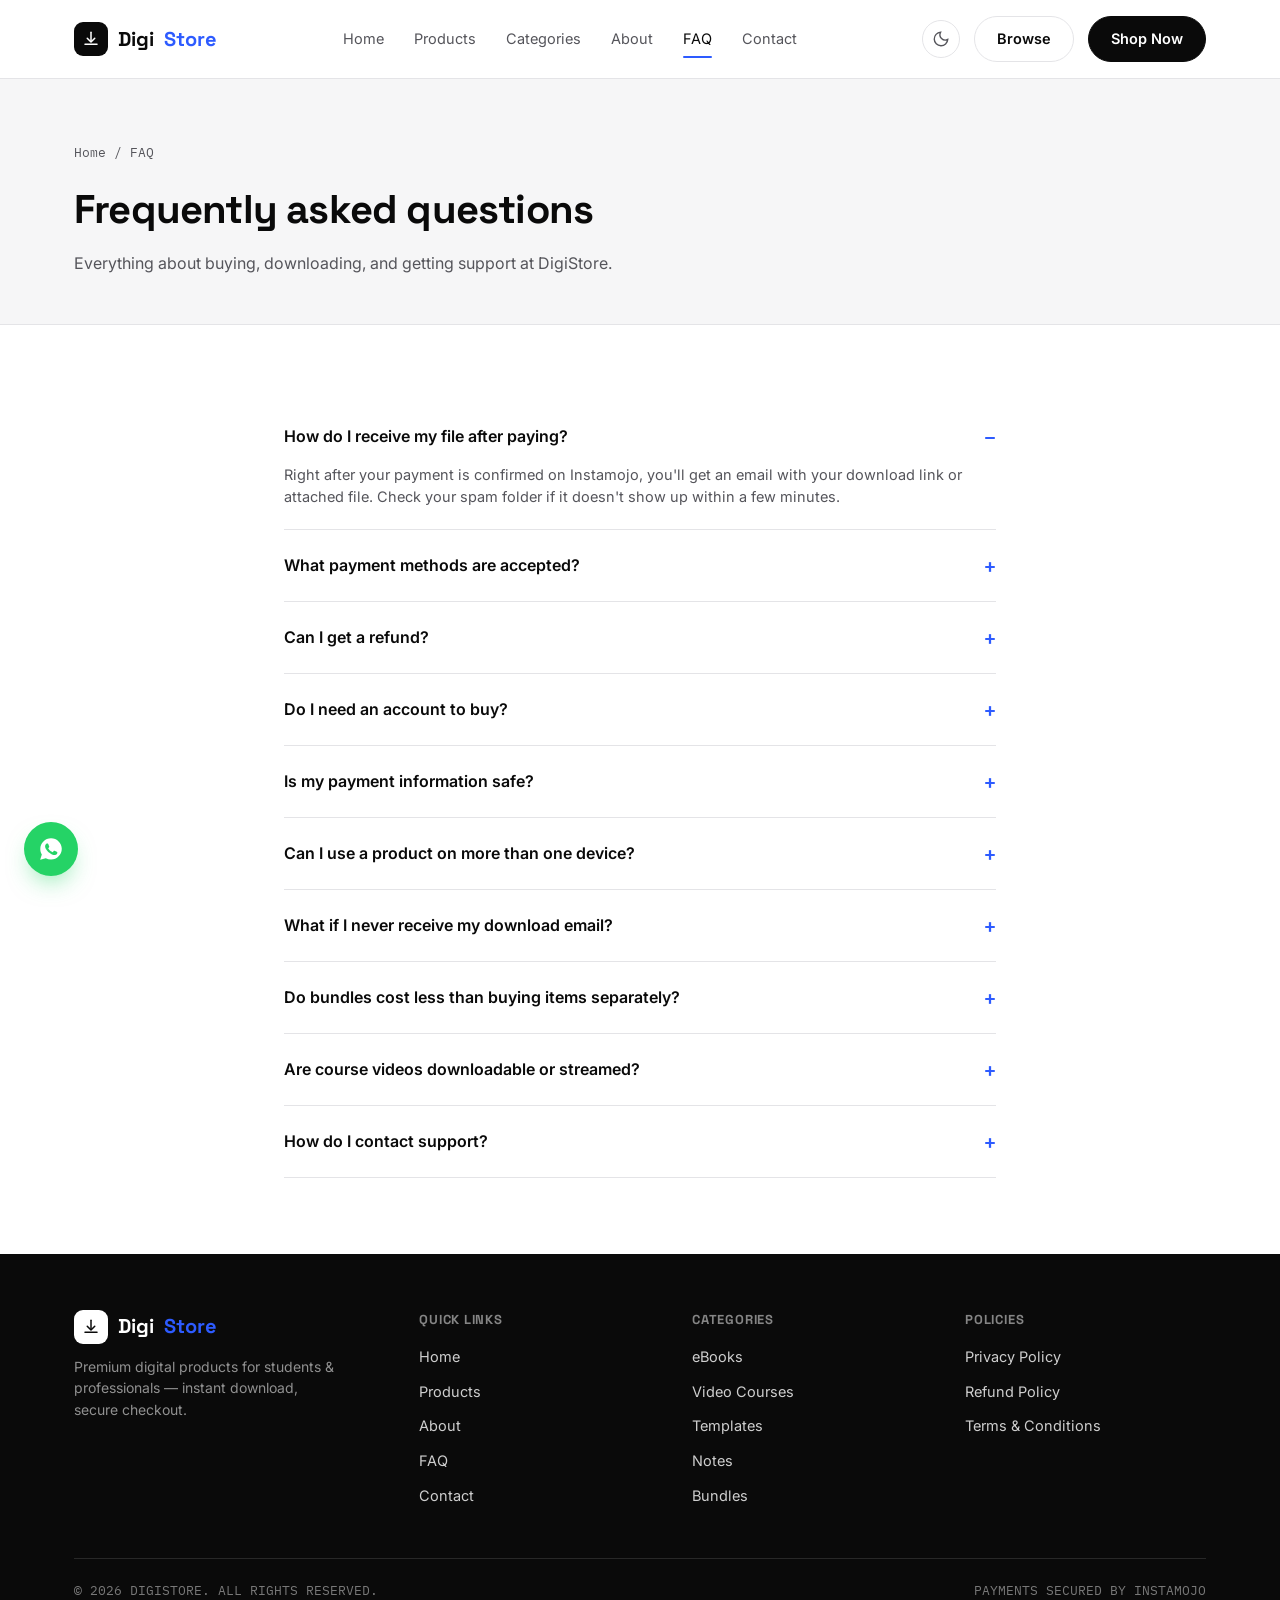
<file: faq.html>
<!DOCTYPE html>
<html lang="en">
<head>
<meta charset="UTF-8">
<meta name="viewport" content="width=device-width, initial-scale=1.0">
<title>FAQ — DigiStore</title>
<meta name="description" content="Answers to common questions about buying, downloading, and getting support for DigiStore's digital products.">
<link rel="canonical" href="https://www.digistore.example/faq.html">
<meta property="og:type" content="website">
<meta property="og:title" content="FAQ — DigiStore">
<meta property="og:description" content="Answers to common questions about buying, downloading, and support.">
<meta property="og:url" content="https://www.digistore.example/faq.html">
<meta name="twitter:card" content="summary_large_image">
<meta name="twitter:title" content="FAQ — DigiStore">
<link rel="icon" type="image/svg+xml" href="images/favicon.svg">
<link rel="preconnect" href="https://fonts.googleapis.com">
<link href="https://fonts.googleapis.com/css2?family=Space+Grotesk:wght@500;600;700&family=Inter:wght@400;500;600&family=IBM+Plex+Mono:wght@400;500&display=swap" rel="stylesheet">
<link rel="stylesheet" href="css/style.css">
<script type="application/ld+json">
{
  "@context": "https://schema.org",
  "@type": "FAQPage",
  "mainEntity": [
    { "@type": "Question", "name": "How do I receive my file after paying?", "acceptedAnswer": { "@type": "Answer", "text": "Right after your payment is confirmed on Instamojo, you get an email with your download link or attached file within a minute." } },
    { "@type": "Question", "name": "What payment methods are accepted?", "acceptedAnswer": { "@type": "Answer", "text": "Instamojo supports UPI, debit and credit cards, netbanking, and popular wallets on its secure checkout page." } },
    { "@type": "Question", "name": "Can I get a refund?", "acceptedAnswer": { "@type": "Answer", "text": "Digital products are generally non-refundable once delivered, but a corrupted or missing file is replaced within 7 days." } },
    { "@type": "Question", "name": "Do I need an account to buy?", "acceptedAnswer": { "@type": "Answer", "text": "No account is required. Click Buy Now, complete payment, and the product arrives by email." } }
  ]
}
</script>
</head>
<body>
<a href="#main" class="skip-link">Skip to content</a>
<div id="page-loader" aria-hidden="true"><div class="loader-mark"></div></div>
<div id="scroll-progress"></div>

<header>
  <div class="nav">
    <a href="index.html" class="logo">
      <span class="logo-mark"><svg viewBox="0 0 24 24" fill="none" xmlns="http://www.w3.org/2000/svg"><path d="M12 3V15" stroke="white" stroke-width="2" stroke-linecap="round"/><polyline points="7 11 12 16 17 11" stroke="white" stroke-width="2" stroke-linecap="round" stroke-linejoin="round"/><path d="M4 19H20" stroke="white" stroke-width="2" stroke-linecap="round"/></svg></span>
      Digi<span class="store">Store</span>
    </a>
    <nav class="links" id="nav-links" aria-label="Primary">
      <a href="index.html">Home</a>
      <a href="products.html">Products</a>
      <a href="products.html#categories">Categories</a>
      <a href="about.html">About</a>
      <a href="faq.html" class="active">FAQ</a>
      <a href="contact.html">Contact</a>
    </nav>
    <div class="nav-actions">
      <button class="icon-btn dark-toggle" aria-label="Toggle dark mode"><svg viewBox="0 0 24 24" fill="none" stroke="currentColor" stroke-width="1.8"><path d="M21 12.5A9 9 0 1 1 11.5 3 7 7 0 0 0 21 12.5Z"/></svg></button>
      <a href="products.html" class="btn btn-ghost">Browse</a>
      <a href="products.html" class="btn btn-primary">Shop Now</a>
      <button class="hamburger" id="nav-toggle" aria-label="Toggle menu" aria-expanded="false"><span></span><span></span><span></span></button>
    </div>
  </div>
</header>

<main id="main">
  <div class="page-hero">
    <div class="wrap">
      <div class="breadcrumb"><a href="index.html">Home</a> / FAQ</div>
      <h1>Frequently asked questions</h1>
      <p>Everything about buying, downloading, and getting support at DigiStore.</p>
    </div>
  </div>

  <section>
    <div class="wrap" style="max-width:760px;">
      <details class="faq-item" open>
        <summary>How do I receive my file after paying?</summary>
        <p>Right after your payment is confirmed on Instamojo, you'll get an email with your download link or attached file. Check your spam folder if it doesn't show up within a few minutes.</p>
      </details>
      <details class="faq-item">
        <summary>What payment methods are accepted?</summary>
        <p>Instamojo supports UPI, debit/credit cards, netbanking, and popular wallets — everything is handled on their secure checkout page.</p>
      </details>
      <details class="faq-item">
        <summary>Can I get a refund?</summary>
        <p>Digital products are generally non-refundable once delivered, but if a file is corrupted or missing, we'll replace it within 7 days — just email us your order ID. See our full <a href="refund.html" style="color:var(--accent);">Refund Policy</a>.</p>
      </details>
      <details class="faq-item">
        <summary>Do I need an account to buy?</summary>
        <p>No account needed. Just click Buy Now, pay, and your product arrives by email.</p>
      </details>
      <details class="faq-item">
        <summary>Is my payment information safe?</summary>
        <p>Yes. All payments are processed by Instamojo directly — DigiStore never sees or stores your card, UPI, or banking details.</p>
      </details>
      <details class="faq-item">
        <summary>Can I use a product on more than one device?</summary>
        <p>Yes. Once downloaded, the file is yours to use across your own personal devices for lifetime access.</p>
      </details>
      <details class="faq-item">
        <summary>What if I never receive my download email?</summary>
        <p>First check spam or promotions folders. If it's still missing after 15 minutes, message us on WhatsApp or email with your order ID and we'll resend it.</p>
      </details>
      <details class="faq-item">
        <summary>Do bundles cost less than buying items separately?</summary>
        <p>Yes — every bundle is priced lower than the sum of its individual items, shown as the strikethrough price on the card.</p>
      </details>
      <details class="faq-item">
        <summary>Are course videos downloadable or streamed?</summary>
        <p>Course files are delivered as downloadable video files (MP4) plus any accompanying PDFs, so you can watch offline.</p>
      </details>
      <details class="faq-item">
        <summary>How do I contact support?</summary>
        <p>Email hello@digistore.in, message us on WhatsApp, or use the <a href="contact.html" style="color:var(--accent);">contact form</a> — we reply within 24 hours.</p>
      </details>
    </div>
  </section>
</main>

<footer id="contact">
  <div class="wrap">
    <div class="footer-grid">
      <div>
        <a href="index.html" class="logo"><span class="logo-mark"><svg viewBox="0 0 24 24" fill="none" xmlns="http://www.w3.org/2000/svg"><path d="M12 3V15" stroke="#0A0A0A" stroke-width="2" stroke-linecap="round"/><polyline points="7 11 12 16 17 11" stroke="#0A0A0A" stroke-width="2" stroke-linecap="round" stroke-linejoin="round"/><path d="M4 19H20" stroke="#0A0A0A" stroke-width="2" stroke-linecap="round"/></svg></span>Digi<span class="store">Store</span></a>
        <p class="tag">Premium digital products for students &amp; professionals — instant download, secure checkout.</p>
      </div>
      <div><h4>Quick Links</h4><ul><li><a href="index.html">Home</a></li><li><a href="products.html">Products</a></li><li><a href="about.html">About</a></li><li><a href="faq.html">FAQ</a></li><li><a href="contact.html">Contact</a></li></ul></div>
      <div><h4>Categories</h4><ul><li><a href="products.html?category=ebooks">eBooks</a></li><li><a href="products.html?category=courses">Video Courses</a></li><li><a href="products.html?category=templates">Templates</a></li><li><a href="products.html?category=notes">Notes</a></li><li><a href="products.html?category=bundles">Bundles</a></li></ul></div>
      <div><h4>Policies</h4><ul><li><a href="privacy.html">Privacy Policy</a></li><li><a href="refund.html">Refund Policy</a></li><li><a href="terms.html">Terms &amp; Conditions</a></li></ul></div>
    </div>
    <div class="footer-bottom"><span>© 2026 DIGISTORE. ALL RIGHTS RESERVED.</span><span>PAYMENTS SECURED BY INSTAMOJO</span></div>
  </div>
</footer>

<a href="https://wa.me/910000000000" target="_blank" rel="noopener" class="whatsapp-float" aria-label="Chat on WhatsApp"><svg viewBox="0 0 24 24" fill="currentColor"><path d="M12.04 2C6.58 2 2.13 6.45 2.13 11.91c0 1.85.5 3.58 1.4 5.08L2 22l5.2-1.5a9.9 9.9 0 0 0 4.84 1.24h.01c5.46 0 9.9-4.45 9.9-9.91C21.96 6.45 17.5 2 12.04 2Zm5.8 14.1c-.24.68-1.4 1.32-1.93 1.36-.5.05-1.02.24-3.4-.7-2.86-1.14-4.66-4.03-4.8-4.22-.14-.19-1.15-1.53-1.15-2.92 0-1.39.73-2.07.98-2.35.26-.28.56-.35.75-.35h.53c.17 0 .4-.06.62.48.24.58.8 2 .87 2.15.07.14.11.31.02.5-.09.19-.14.3-.27.46-.14.16-.29.36-.41.48-.14.14-.28.29-.12.57.16.28.7 1.18 1.52 1.92 1.05.95 1.93 1.24 2.21 1.38.28.14.44.12.6-.07.16-.19.68-.8.87-1.07.19-.28.37-.23.62-.14.26.09 1.64.78 1.92.92.28.14.47.21.53.33.07.12.07.68-.17 1.36Z"/></svg></a>
<button class="back-to-top" id="back-to-top" aria-label="Back to top"><svg viewBox="0 0 24 24" fill="none" stroke="currentColor" stroke-width="2"><path d="M12 19V5M5 12l7-7 7 7"/></svg></button>
<div class="sticky-mobile-buy"><a href="products.html" class="btn btn-accent btn-block">Shop All Products →</a></div>

<script src="js/script.js"></script>
</body>
</html>
</file>
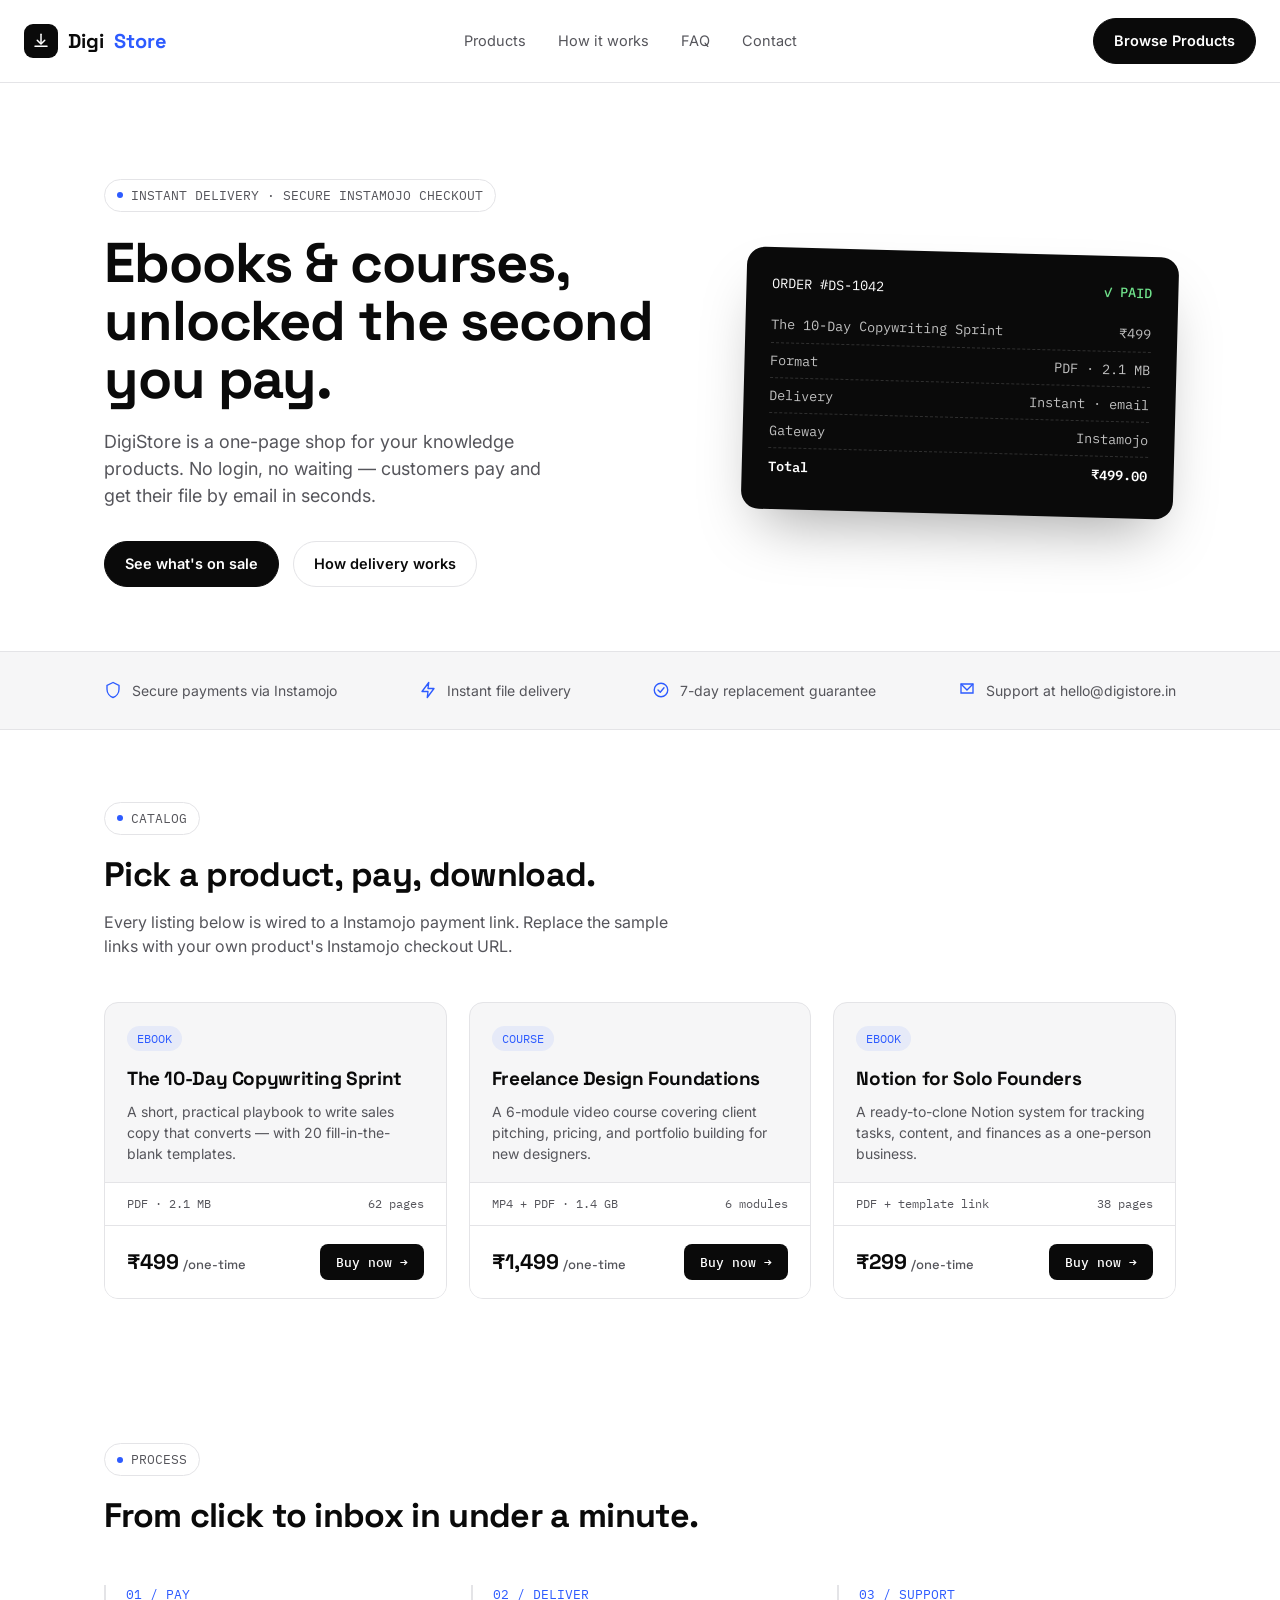
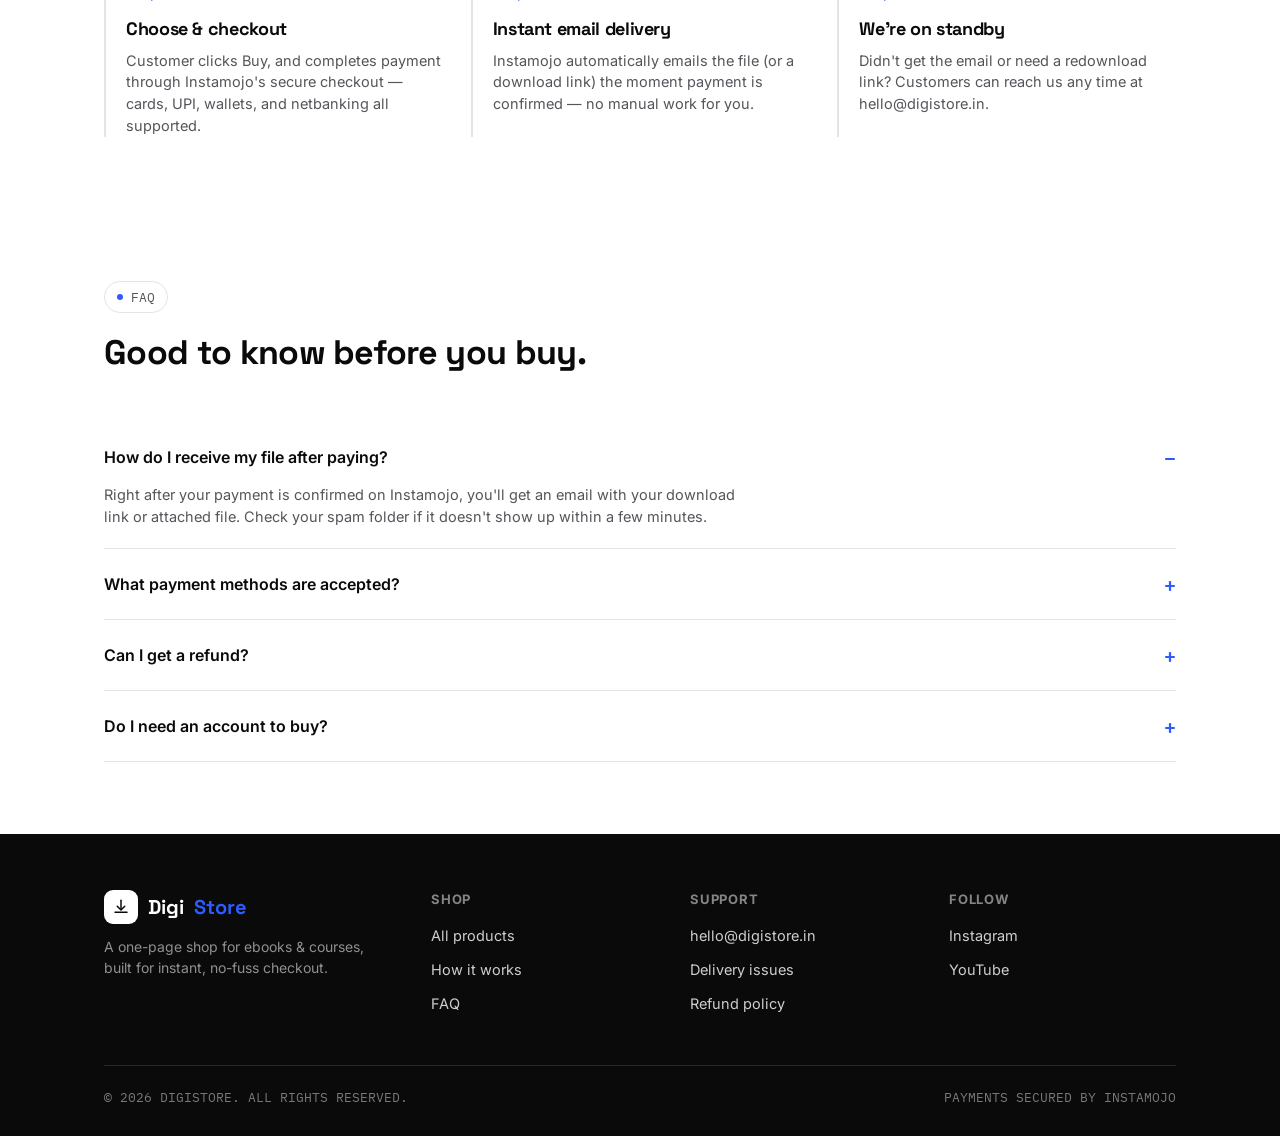
<file: index.html.html>
<!DOCTYPE html>
<html lang="en">
<head>
<meta charset="UTF-8">
<meta name="viewport" content="width=device-width, initial-scale=1.0">
<title>DigiStore — Ebooks & Courses, Delivered Instantly</title>
<link rel="preconnect" href="https://fonts.googleapis.com">
<link href="https://fonts.googleapis.com/css2?family=Space+Grotesk:wght@500;600;700&family=Inter:wght@400;500;600&family=IBM+Plex+Mono:wght@400;500&display=swap" rel="stylesheet">
<style>
  :root{
    --bg:#FFFFFF;
    --surface:#F6F6F7;
    --ink:#0A0A0A;
    --ink-soft:#55555B;
    --line:#E4E4E7;
    --accent:#2D5BFF;
    --accent-ink:#FFFFFF;
    --radius:14px;
  }
  *{box-sizing:border-box; margin:0; padding:0;}
  html{scroll-behavior:smooth;}
  body{
    background:var(--bg);
    color:var(--ink);
    font-family:'Inter',sans-serif;
    line-height:1.5;
    -webkit-font-smoothing:antialiased;
  }
  h1,h2,h3{font-family:'Space Grotesk',sans-serif; letter-spacing:-0.02em;}
  .mono{font-family:'IBM Plex Mono',monospace;}
  a{color:inherit; text-decoration:none;}
  .wrap{max-width:1120px; margin:0 auto; padding:0 24px;}

  /* Header */
  header{
    position:sticky; top:0; z-index:50;
    background:rgba(255,255,255,0.85);
    backdrop-filter:blur(8px);
    border-bottom:1px solid var(--line);
  }
  .nav{display:flex; align-items:center; justify-content:space-between; padding:18px 24px;}
  .logo{display:flex; align-items:center; gap:10px; font-family:'Space Grotesk',sans-serif; font-weight:700; font-size:20px;}
  .logo-mark{width:34px; height:34px; border-radius:9px; background:var(--ink); display:flex; align-items:center; justify-content:center; flex-shrink:0;}
  .logo-mark svg{width:18px; height:18px;}
  .logo span.store{color:var(--accent);}
  nav.links{display:flex; gap:32px; align-items:center;}
  nav.links a{font-size:14.5px; color:var(--ink-soft); transition:color .15s;}
  nav.links a:hover{color:var(--ink);}
  .btn{
    display:inline-flex; align-items:center; gap:8px;
    padding:11px 20px; border-radius:999px;
    font-size:14.5px; font-weight:600;
    border:1px solid var(--ink);
    transition:transform .15s ease, background .15s ease, color .15s ease;
  }
  .btn-primary{background:var(--ink); color:#fff;}
  .btn-primary:hover{background:var(--accent); border-color:var(--accent); transform:translateY(-1px);}
  .btn-ghost{border-color:var(--line); color:var(--ink);}
  .btn-ghost:hover{border-color:var(--ink); transform:translateY(-1px);}
  .btn-accent{background:var(--accent); color:#fff; border-color:var(--accent);}
  .btn-accent:hover{background:#1c46e0; transform:translateY(-1px);}

  @media (max-width:760px){ nav.links{display:none;} }

  /* Hero */
  .hero{padding:96px 24px 64px;}
  .hero-grid{display:grid; grid-template-columns:1.15fr 0.85fr; gap:56px; align-items:center;}
  @media (max-width:900px){ .hero-grid{grid-template-columns:1fr;} }
  .eyebrow{
    display:inline-flex; align-items:center; gap:8px;
    font-family:'IBM Plex Mono',monospace; font-size:12.5px; color:var(--ink-soft);
    border:1px solid var(--line); border-radius:999px; padding:6px 12px; margin-bottom:22px;
  }
  .eyebrow .dot{width:6px; height:6px; border-radius:50%; background:var(--accent);}
  .hero h1{font-size:56px; line-height:1.04; font-weight:700; margin-bottom:20px;}
  @media (max-width:600px){ .hero h1{font-size:38px;} }
  .hero p.sub{font-size:18px; color:var(--ink-soft); max-width:460px; margin-bottom:32px;}
  .hero-actions{display:flex; gap:14px; flex-wrap:wrap;}

  /* receipt card - signature element */
  .receipt{
    background:var(--ink); color:#fff; border-radius:18px; padding:26px;
    font-family:'IBM Plex Mono',monospace; font-size:13.5px;
    box-shadow:0 30px 60px -20px rgba(0,0,0,0.35);
    transform:rotate(1.5deg);
  }
  .receipt .rline{display:flex; justify-content:space-between; padding:7px 0; border-bottom:1px dashed rgba(255,255,255,0.15); color:rgba(255,255,255,0.75);}
  .receipt .rline:last-child{border-bottom:none;}
  .receipt .rhead{display:flex; justify-content:space-between; align-items:center; margin-bottom:14px;}
  .receipt .status{color:#6fe08a; font-weight:500;}
  .receipt .total{color:#fff; font-weight:600;}

  /* Sections */
  section{padding:72px 24px;}
  .section-head{margin-bottom:44px; max-width:600px;}
  .section-head .eyebrow{margin-bottom:14px;}
  .section-head h2{font-size:34px; margin-bottom:10px;}
  .section-head p{color:var(--ink-soft); font-size:16px;}

  /* Product grid */
  .grid{display:grid; grid-template-columns:repeat(3,1fr); gap:22px;}
  @media (max-width:900px){ .grid{grid-template-columns:repeat(2,1fr);} }
  @media (max-width:600px){ .grid{grid-template-columns:1fr;} }

  .card{
    border:1px solid var(--line); border-radius:var(--radius); overflow:hidden;
    background:var(--surface); display:flex; flex-direction:column; transition:transform .15s ease, box-shadow .15s ease;
  }
  .card:hover{transform:translateY(-4px); box-shadow:0 20px 40px -24px rgba(0,0,0,0.25);}
  .card-top{padding:22px 22px 0;}
  .card-tag{font-family:'IBM Plex Mono',monospace; font-size:11.5px; color:var(--accent); background:rgba(45,91,255,0.08); display:inline-block; padding:4px 10px; border-radius:999px; margin-bottom:14px;}
  .card h3{font-size:19px; margin-bottom:8px;}
  .card p.desc{font-size:14px; color:var(--ink-soft); margin-bottom:18px;}
  .card-meta{
    font-family:'IBM Plex Mono',monospace; font-size:11.5px; color:var(--ink-soft);
    padding:12px 22px; border-top:1px solid var(--line); background:#fff;
    display:flex; justify-content:space-between; align-items:center;
  }
  .card-buy{padding:18px 22px; border-top:1px solid var(--line); background:#fff; display:flex; align-items:center; justify-content:space-between;}
  .price{font-family:'Space Grotesk',sans-serif; font-weight:700; font-size:21px;}
  .price span{font-size:13px; color:var(--ink-soft); font-weight:500; margin-left:4px;}
  .buy-btn{
    font-family:'IBM Plex Mono',monospace; font-size:12.5px; font-weight:500;
    background:var(--ink); color:#fff; padding:9px 16px; border-radius:8px;
    transition:background .15s;
  }
  .buy-btn:hover{background:var(--accent);}

  /* How it works */
  .steps{display:grid; grid-template-columns:repeat(3,1fr); gap:28px;}
  @media (max-width:760px){ .steps{grid-template-columns:1fr;} }
  .step{border-left:2px solid var(--line); padding-left:20px;}
  .step .num{font-family:'IBM Plex Mono',monospace; color:var(--accent); font-size:13px; margin-bottom:10px; display:block;}
  .step h3{font-size:18px; margin-bottom:8px;}
  .step p{font-size:14.5px; color:var(--ink-soft);}

  /* Trust strip */
  .trust{background:var(--surface); border-top:1px solid var(--line); border-bottom:1px solid var(--line);}
  .trust .wrap{display:flex; flex-wrap:wrap; gap:36px; align-items:center; justify-content:space-between; padding:28px 24px;}
  .trust-item{display:flex; align-items:center; gap:10px; font-size:14px; color:var(--ink-soft);}
  .trust-item svg{flex-shrink:0;}

  /* FAQ */
  .faq-item{border-bottom:1px solid var(--line); padding:20px 0;}
  .faq-item summary{cursor:pointer; font-weight:600; font-size:16px; display:flex; justify-content:space-between; align-items:center; list-style:none;}
  .faq-item summary::-webkit-details-marker{display:none;}
  .faq-item summary::after{content:"+"; font-family:'IBM Plex Mono',monospace; color:var(--accent); font-size:20px;}
  .faq-item[open] summary::after{content:"–";}
  .faq-item p{color:var(--ink-soft); font-size:14.5px; margin-top:12px; max-width:640px;}

  /* Footer */
  footer{background:var(--ink); color:#fff; padding:56px 24px 28px;}
  .footer-grid{display:grid; grid-template-columns:1.3fr repeat(3,1fr); gap:32px; margin-bottom:40px;}
  @media (max-width:760px){ .footer-grid{grid-template-columns:1fr 1fr;} }
  footer .logo{color:#fff;}
  footer .logo-mark{background:#fff;}
  footer .logo-mark svg path, footer .logo-mark svg polyline{stroke:var(--ink);}
  footer p.tag{color:rgba(255,255,255,0.55); font-size:14px; margin-top:12px; max-width:260px;}
  footer h4{font-size:13px; text-transform:uppercase; letter-spacing:0.06em; color:rgba(255,255,255,0.5); margin-bottom:14px;}
  footer ul{list-style:none;}
  footer ul li{margin-bottom:10px;}
  footer ul a{color:rgba(255,255,255,0.8); font-size:14.5px;}
  footer ul a:hover{color:var(--accent);}
  .footer-bottom{border-top:1px solid rgba(255,255,255,0.12); padding-top:22px; display:flex; justify-content:space-between; flex-wrap:wrap; gap:12px; color:rgba(255,255,255,0.45); font-size:13px; font-family:'IBM Plex Mono',monospace;}
</style>
</head>
<body>

<header>
  <div class="nav">
    <a href="#top" class="logo">
      <span class="logo-mark">
        <svg viewBox="0 0 24 24" fill="none" xmlns="http://www.w3.org/2000/svg">
          <path d="M12 3V15" stroke="white" stroke-width="2" stroke-linecap="round"/>
          <polyline points="7 11 12 16 17 11" stroke="white" stroke-width="2" stroke-linecap="round" stroke-linejoin="round"/>
          <path d="M4 19H20" stroke="white" stroke-width="2" stroke-linecap="round"/>
        </svg>
      </span>
      Digi<span class="store">Store</span>
    </a>
    <nav class="links">
      <a href="#products">Products</a>
      <a href="#how">How it works</a>
      <a href="#faq">FAQ</a>
      <a href="#contact">Contact</a>
    </nav>
    <a href="#products" class="btn btn-primary">Browse Products</a>
  </div>
</header>

<main id="top">

  <!-- HERO -->
  <section class="hero">
    <div class="wrap hero-grid">
      <div>
        <div class="eyebrow"><span class="dot"></span> INSTANT DELIVERY · SECURE INSTAMOJO CHECKOUT</div>
        <h1>Ebooks & courses, unlocked the second you pay.</h1>
        <p class="sub">DigiStore is a one-page shop for your knowledge products. No login, no waiting — customers pay and get their file by email in seconds.</p>
        <div class="hero-actions">
          <a href="#products" class="btn btn-primary">See what's on sale</a>
          <a href="#how" class="btn btn-ghost">How delivery works</a>
        </div>
      </div>
      <div class="receipt">
        <div class="rhead">
          <span>ORDER #DS-1042</span>
          <span class="status">✓ PAID</span>
        </div>
        <div class="rline"><span>The 10-Day Copywriting Sprint</span><span>₹499</span></div>
        <div class="rline"><span>Format</span><span>PDF · 2.1 MB</span></div>
        <div class="rline"><span>Delivery</span><span>Instant · email</span></div>
        <div class="rline"><span>Gateway</span><span>Instamojo</span></div>
        <div class="rline total"><span>Total</span><span>₹499.00</span></div>
      </div>
    </div>
  </section>

  <!-- TRUST STRIP -->
  <div class="trust">
    <div class="wrap">
      <div class="trust-item">
        <svg width="18" height="18" viewBox="0 0 24 24" fill="none"><path d="M12 2L4 6V11C4 16 7.5 20.5 12 22C16.5 20.5 20 16 20 11V6L12 2Z" stroke="#2D5BFF" stroke-width="1.8"/></svg>
        Secure payments via Instamojo
      </div>
      <div class="trust-item">
        <svg width="18" height="18" viewBox="0 0 24 24" fill="none"><path d="M13 2L4 14H12L11 22L20 10H12L13 2Z" stroke="#2D5BFF" stroke-width="1.8" stroke-linejoin="round"/></svg>
        Instant file delivery
      </div>
      <div class="trust-item">
        <svg width="18" height="18" viewBox="0 0 24 24" fill="none"><circle cx="12" cy="12" r="9" stroke="#2D5BFF" stroke-width="1.8"/><path d="M8 12L11 15L16 9" stroke="#2D5BFF" stroke-width="1.8" stroke-linecap="round" stroke-linejoin="round"/></svg>
        7-day replacement guarantee
      </div>
      <div class="trust-item">
        <svg width="18" height="18" viewBox="0 0 24 24" fill="none"><path d="M4 4H20V16H4V4Z" stroke="#2D5BFF" stroke-width="1.8"/><path d="M4 4L12 12L20 4" stroke="#2D5BFF" stroke-width="1.8"/></svg>
        Support at hello@digistore.in
      </div>
    </div>
  </div>

  <!-- PRODUCTS -->
  <section id="products">
    <div class="wrap">
      <div class="section-head">
        <div class="eyebrow"><span class="dot"></span> CATALOG</div>
        <h2>Pick a product, pay, download.</h2>
        <p>Every listing below is wired to a Instamojo payment link. Replace the sample links with your own product's Instamojo checkout URL.</p>
      </div>

      <div class="grid">

        <div class="card">
          <div class="card-top">
            <span class="card-tag">EBOOK</span>
            <h3>The 10-Day Copywriting Sprint</h3>
            <p class="desc">A short, practical playbook to write sales copy that converts — with 20 fill-in-the-blank templates.</p>
          </div>
          <div class="card-meta"><span>PDF · 2.1 MB</span><span>62 pages</span></div>
          <div class="card-buy">
            <div class="price">₹499<span>/one-time</span></div>
            <!-- Replace this href with your real Instamojo payment link -->
            <a href="https://www.instamojo.com/@digistore/" target="_blank" rel="noopener" class="buy-btn">Buy now →</a>
          </div>
        </div>

        <div class="card">
          <div class="card-top">
            <span class="card-tag">COURSE</span>
            <h3>Freelance Design Foundations</h3>
            <p class="desc">A 6-module video course covering client pitching, pricing, and portfolio building for new designers.</p>
          </div>
          <div class="card-meta"><span>MP4 + PDF · 1.4 GB</span><span>6 modules</span></div>
          <div class="card-buy">
            <div class="price">₹1,499<span>/one-time</span></div>
            <a href="https://www.instamojo.com/@digistore/" target="_blank" rel="noopener" class="buy-btn">Buy now →</a>
          </div>
        </div>

        <div class="card">
          <div class="card-top">
            <span class="card-tag">EBOOK</span>
            <h3>Notion for Solo Founders</h3>
            <p class="desc">A ready-to-clone Notion system for tracking tasks, content, and finances as a one-person business.</p>
          </div>
          <div class="card-meta"><span>PDF + template link</span><span>38 pages</span></div>
          <div class="card-buy">
            <div class="price">₹299<span>/one-time</span></div>
            <a href="https://www.instamojo.com/@digistore/" target="_blank" rel="noopener" class="buy-btn">Buy now →</a>
          </div>
        </div>

      </div>
    </div>
  </section>

  <!-- HOW IT WORKS -->
  <section id="how">
    <div class="wrap">
      <div class="section-head">
        <div class="eyebrow"><span class="dot"></span> PROCESS</div>
        <h2>From click to inbox in under a minute.</h2>
      </div>
      <div class="steps">
        <div class="step">
          <span class="num">01 / PAY</span>
          <h3>Choose & checkout</h3>
          <p>Customer clicks Buy, and completes payment through Instamojo's secure checkout — cards, UPI, wallets, and netbanking all supported.</p>
        </div>
        <div class="step">
          <span class="num">02 / DELIVER</span>
          <h3>Instant email delivery</h3>
          <p>Instamojo automatically emails the file (or a download link) the moment payment is confirmed — no manual work for you.</p>
        </div>
        <div class="step">
          <span class="num">03 / SUPPORT</span>
          <h3>We're on standby</h3>
          <p>Didn't get the email or need a redownload link? Customers can reach us any time at hello@digistore.in.</p>
        </div>
      </div>
    </div>
  </section>

  <!-- FAQ -->
  <section id="faq">
    <div class="wrap">
      <div class="section-head">
        <div class="eyebrow"><span class="dot"></span> FAQ</div>
        <h2>Good to know before you buy.</h2>
      </div>

      <details class="faq-item" open>
        <summary>How do I receive my file after paying?</summary>
        <p>Right after your payment is confirmed on Instamojo, you'll get an email with your download link or attached file. Check your spam folder if it doesn't show up within a few minutes.</p>
      </details>
      <details class="faq-item">
        <summary>What payment methods are accepted?</summary>
        <p>Instamojo supports UPI, debit/credit cards, netbanking, and popular wallets — everything is handled on their secure checkout page.</p>
      </details>
      <details class="faq-item">
        <summary>Can I get a refund?</summary>
        <p>Digital products are generally non-refundable once delivered, but if a file is corrupted or missing, we'll replace it within 7 days — just email us your order ID.</p>
      </details>
      <details class="faq-item">
        <summary>Do I need an account to buy?</summary>
        <p>No account needed. Just click Buy, pay, and your product arrives by email.</p>
      </details>
    </div>
  </section>

</main>

<footer id="contact">
  <div class="wrap">
    <div class="footer-grid">
      <div>
        <a href="#top" class="logo">
          <span class="logo-mark">
            <svg viewBox="0 0 24 24" fill="none" xmlns="http://www.w3.org/2000/svg">
              <path d="M12 3V15" stroke="#0A0A0A" stroke-width="2" stroke-linecap="round"/>
              <polyline points="7 11 12 16 17 11" stroke="#0A0A0A" stroke-width="2" stroke-linecap="round" stroke-linejoin="round"/>
              <path d="M4 19H20" stroke="#0A0A0A" stroke-width="2" stroke-linecap="round"/>
            </svg>
          </span>
          Digi<span class="store">Store</span>
        </a>
        <p class="tag">A one-page shop for ebooks & courses, built for instant, no-fuss checkout.</p>
      </div>
      <div>
        <h4>Shop</h4>
        <ul>
          <li><a href="#products">All products</a></li>
          <li><a href="#how">How it works</a></li>
          <li><a href="#faq">FAQ</a></li>
        </ul>
      </div>
      <div>
        <h4>Support</h4>
        <ul>
          <li><a href="mailto:hello@digistore.in">hello@digistore.in</a></li>
          <li><a href="#faq">Delivery issues</a></li>
          <li><a href="#faq">Refund policy</a></li>
        </ul>
      </div>
      <div>
        <h4>Follow</h4>
        <ul>
          <li><a href="#">Instagram</a></li>
          <li><a href="#">YouTube</a></li>
        </ul>
      </div>
    </div>
    <div class="footer-bottom">
      <span>© 2026 DIGISTORE. ALL RIGHTS RESERVED.</span>
      <span>PAYMENTS SECURED BY INSTAMOJO</span>
    </div>
  </div>
</footer>

</body>
</html>
</file>
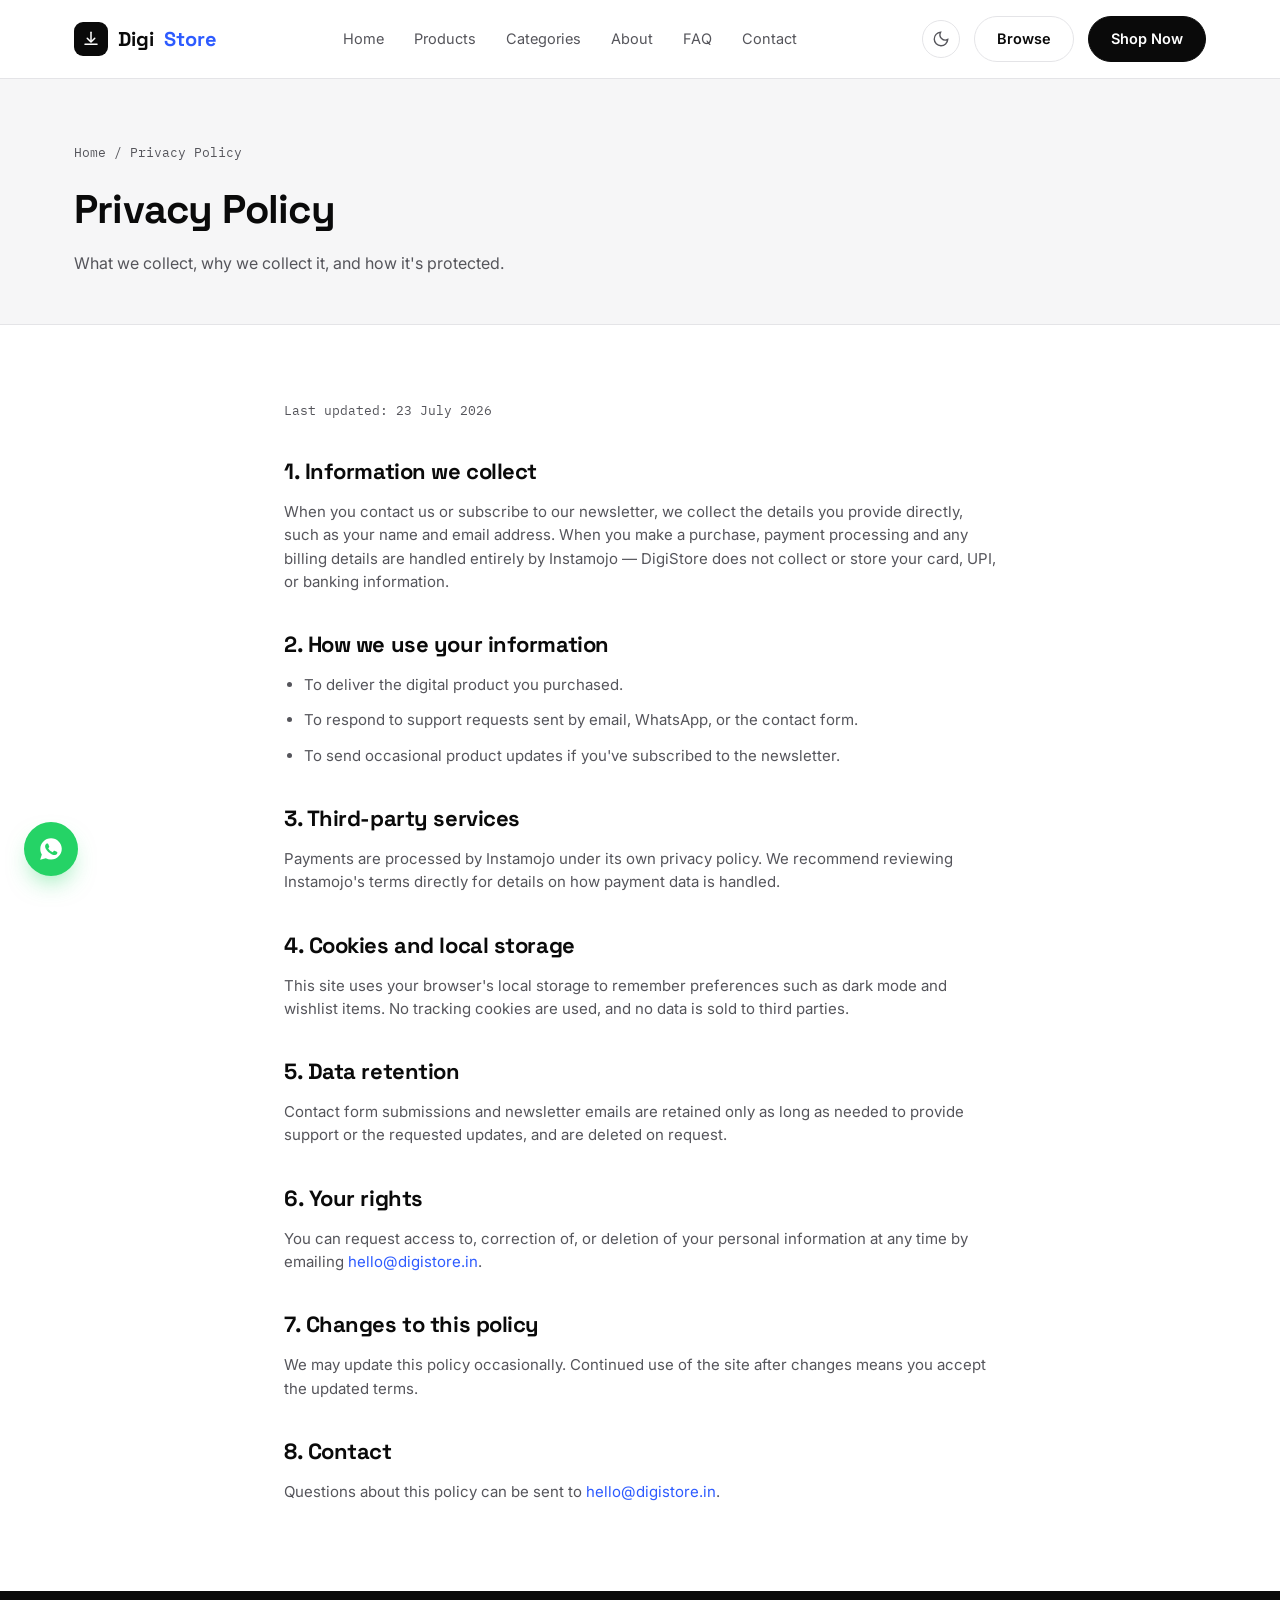
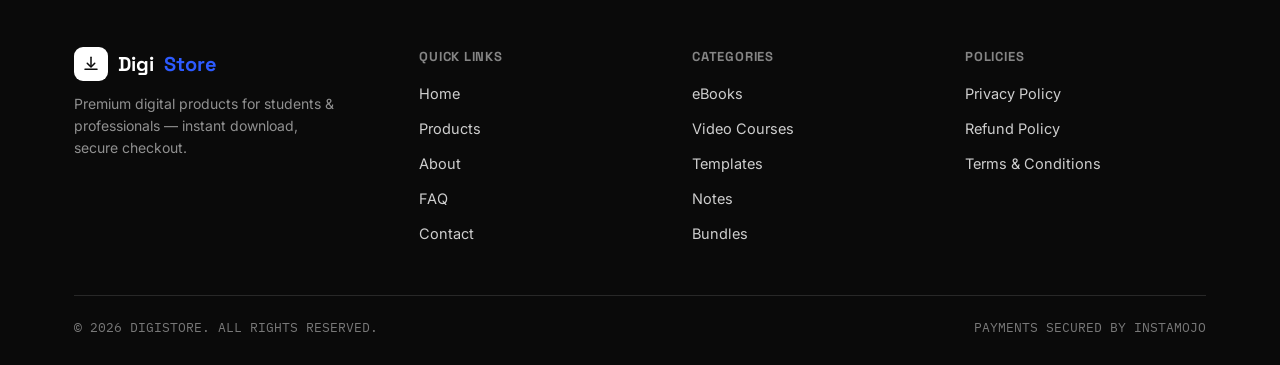
<file: privacy.html>
<!DOCTYPE html>
<html lang="en">
<head>
<meta charset="UTF-8">
<meta name="viewport" content="width=device-width, initial-scale=1.0">
<title>Privacy Policy — DigiStore</title>
<meta name="description" content="How DigiStore collects, uses, and protects your personal information.">
<link rel="canonical" href="https://www.digistore.example/privacy.html">
<meta name="robots" content="index, follow">
<link rel="icon" type="image/svg+xml" href="images/favicon.svg">
<link rel="preconnect" href="https://fonts.googleapis.com">
<link href="https://fonts.googleapis.com/css2?family=Space+Grotesk:wght@500;600;700&family=Inter:wght@400;500;600&family=IBM+Plex+Mono:wght@400;500&display=swap" rel="stylesheet">
<link rel="stylesheet" href="css/style.css">
</head>
<body>
<a href="#main" class="skip-link">Skip to content</a>
<div id="page-loader" aria-hidden="true"><div class="loader-mark"></div></div>
<div id="scroll-progress"></div>

<header>
  <div class="nav">
    <a href="index.html" class="logo"><span class="logo-mark"><svg viewBox="0 0 24 24" fill="none" xmlns="http://www.w3.org/2000/svg"><path d="M12 3V15" stroke="white" stroke-width="2" stroke-linecap="round"/><polyline points="7 11 12 16 17 11" stroke="white" stroke-width="2" stroke-linecap="round" stroke-linejoin="round"/><path d="M4 19H20" stroke="white" stroke-width="2" stroke-linecap="round"/></svg></span>Digi<span class="store">Store</span></a>
    <nav class="links" id="nav-links" aria-label="Primary">
      <a href="index.html">Home</a><a href="products.html">Products</a><a href="products.html#categories">Categories</a><a href="about.html">About</a><a href="faq.html">FAQ</a><a href="contact.html">Contact</a>
    </nav>
    <div class="nav-actions">
      <button class="icon-btn dark-toggle" aria-label="Toggle dark mode"><svg viewBox="0 0 24 24" fill="none" stroke="currentColor" stroke-width="1.8"><path d="M21 12.5A9 9 0 1 1 11.5 3 7 7 0 0 0 21 12.5Z"/></svg></button>
      <a href="products.html" class="btn btn-ghost">Browse</a>
      <a href="products.html" class="btn btn-primary">Shop Now</a>
      <button class="hamburger" id="nav-toggle" aria-label="Toggle menu" aria-expanded="false"><span></span><span></span><span></span></button>
    </div>
  </div>
</header>

<main id="main">
  <div class="page-hero">
    <div class="wrap">
      <div class="breadcrumb"><a href="index.html">Home</a> / Privacy Policy</div>
      <h1>Privacy Policy</h1>
      <p>What we collect, why we collect it, and how it's protected.</p>
    </div>
  </div>

  <section>
    <div class="wrap policy">
      <p class="updated">Last updated: 23 July 2026</p>

      <h2>1. Information we collect</h2>
      <p>When you contact us or subscribe to our newsletter, we collect the details you provide directly, such as your name and email address. When you make a purchase, payment processing and any billing details are handled entirely by Instamojo — DigiStore does not collect or store your card, UPI, or banking information.</p>

      <h2>2. How we use your information</h2>
      <ul>
        <li>To deliver the digital product you purchased.</li>
        <li>To respond to support requests sent by email, WhatsApp, or the contact form.</li>
        <li>To send occasional product updates if you've subscribed to the newsletter.</li>
      </ul>

      <h2>3. Third-party services</h2>
      <p>Payments are processed by Instamojo under its own privacy policy. We recommend reviewing Instamojo's terms directly for details on how payment data is handled.</p>

      <h2>4. Cookies and local storage</h2>
      <p>This site uses your browser's local storage to remember preferences such as dark mode and wishlist items. No tracking cookies are used, and no data is sold to third parties.</p>

      <h2>5. Data retention</h2>
      <p>Contact form submissions and newsletter emails are retained only as long as needed to provide support or the requested updates, and are deleted on request.</p>

      <h2>6. Your rights</h2>
      <p>You can request access to, correction of, or deletion of your personal information at any time by emailing <a href="mailto:hello@digistore.in" style="color:var(--accent);">hello@digistore.in</a>.</p>

      <h2>7. Changes to this policy</h2>
      <p>We may update this policy occasionally. Continued use of the site after changes means you accept the updated terms.</p>

      <h2>8. Contact</h2>
      <p>Questions about this policy can be sent to <a href="mailto:hello@digistore.in" style="color:var(--accent);">hello@digistore.in</a>.</p>
    </div>
  </section>
</main>

<footer id="contact">
  <div class="wrap">
    <div class="footer-grid">
      <div>
        <a href="index.html" class="logo"><span class="logo-mark"><svg viewBox="0 0 24 24" fill="none" xmlns="http://www.w3.org/2000/svg"><path d="M12 3V15" stroke="#0A0A0A" stroke-width="2" stroke-linecap="round"/><polyline points="7 11 12 16 17 11" stroke="#0A0A0A" stroke-width="2" stroke-linecap="round" stroke-linejoin="round"/><path d="M4 19H20" stroke="#0A0A0A" stroke-width="2" stroke-linecap="round"/></svg></span>Digi<span class="store">Store</span></a>
        <p class="tag">Premium digital products for students &amp; professionals — instant download, secure checkout.</p>
      </div>
      <div><h4>Quick Links</h4><ul><li><a href="index.html">Home</a></li><li><a href="products.html">Products</a></li><li><a href="about.html">About</a></li><li><a href="faq.html">FAQ</a></li><li><a href="contact.html">Contact</a></li></ul></div>
      <div><h4>Categories</h4><ul><li><a href="products.html?category=ebooks">eBooks</a></li><li><a href="products.html?category=courses">Video Courses</a></li><li><a href="products.html?category=templates">Templates</a></li><li><a href="products.html?category=notes">Notes</a></li><li><a href="products.html?category=bundles">Bundles</a></li></ul></div>
      <div><h4>Policies</h4><ul><li><a href="privacy.html">Privacy Policy</a></li><li><a href="refund.html">Refund Policy</a></li><li><a href="terms.html">Terms &amp; Conditions</a></li></ul></div>
    </div>
    <div class="footer-bottom"><span>© 2026 DIGISTORE. ALL RIGHTS RESERVED.</span><span>PAYMENTS SECURED BY INSTAMOJO</span></div>
  </div>
</footer>

<a href="https://wa.me/910000000000" target="_blank" rel="noopener" class="whatsapp-float" aria-label="Chat on WhatsApp"><svg viewBox="0 0 24 24" fill="currentColor"><path d="M12.04 2C6.58 2 2.13 6.45 2.13 11.91c0 1.85.5 3.58 1.4 5.08L2 22l5.2-1.5a9.9 9.9 0 0 0 4.84 1.24h.01c5.46 0 9.9-4.45 9.9-9.91C21.96 6.45 17.5 2 12.04 2Zm5.8 14.1c-.24.68-1.4 1.32-1.93 1.36-.5.05-1.02.24-3.4-.7-2.86-1.14-4.66-4.03-4.8-4.22-.14-.19-1.15-1.53-1.15-2.92 0-1.39.73-2.07.98-2.35.26-.28.56-.35.75-.35h.53c.17 0 .4-.06.62.48.24.58.8 2 .87 2.15.07.14.11.31.02.5-.09.19-.14.3-.27.46-.14.16-.29.36-.41.48-.14.14-.28.29-.12.57.16.28.7 1.18 1.52 1.92 1.05.95 1.93 1.24 2.21 1.38.28.14.44.12.6-.07.16-.19.68-.8.87-1.07.19-.28.37-.23.62-.14.26.09 1.64.78 1.92.92.28.14.47.21.53.33.07.12.07.68-.17 1.36Z"/></svg></a>
<button class="back-to-top" id="back-to-top" aria-label="Back to top"><svg viewBox="0 0 24 24" fill="none" stroke="currentColor" stroke-width="2"><path d="M12 19V5M5 12l7-7 7 7"/></svg></button>
<div class="sticky-mobile-buy"><a href="products.html" class="btn btn-accent btn-block">Shop All Products →</a></div>

<script src="js/script.js"></script>
</body>
</html>
</file>
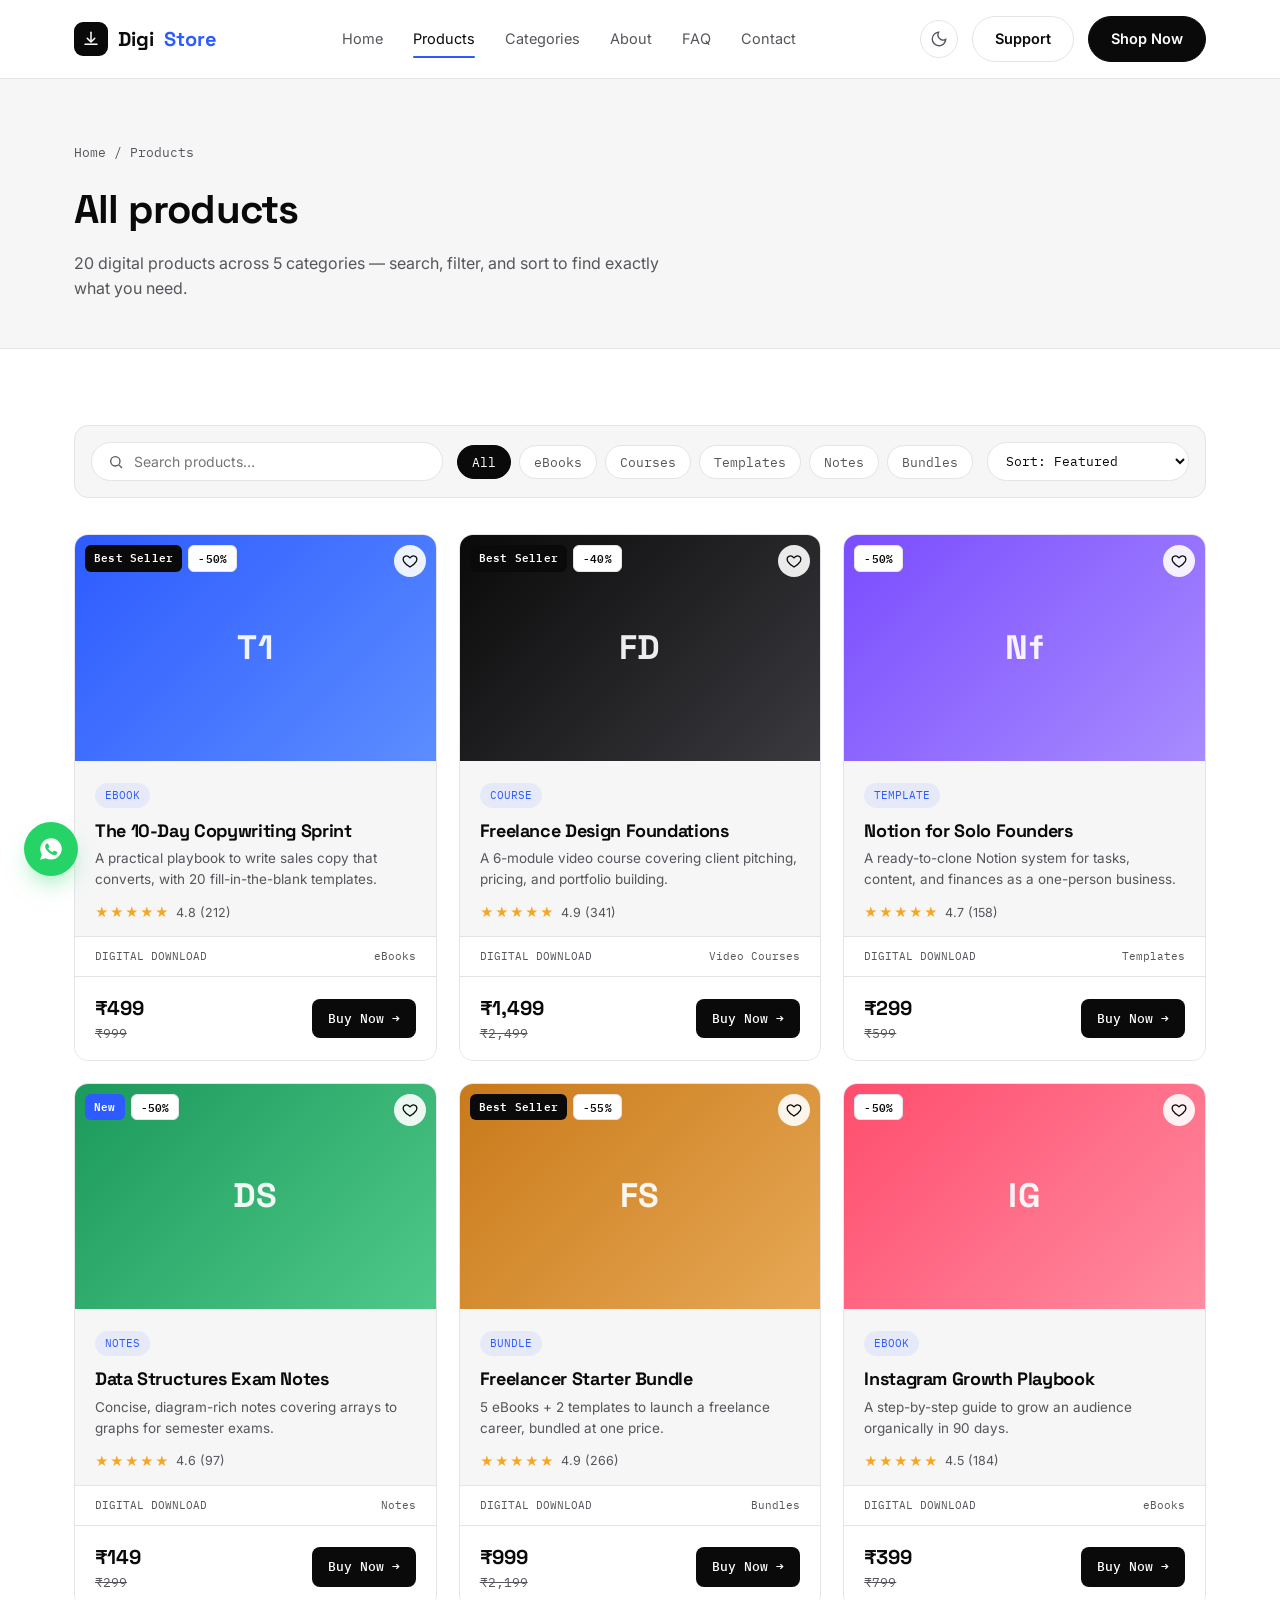
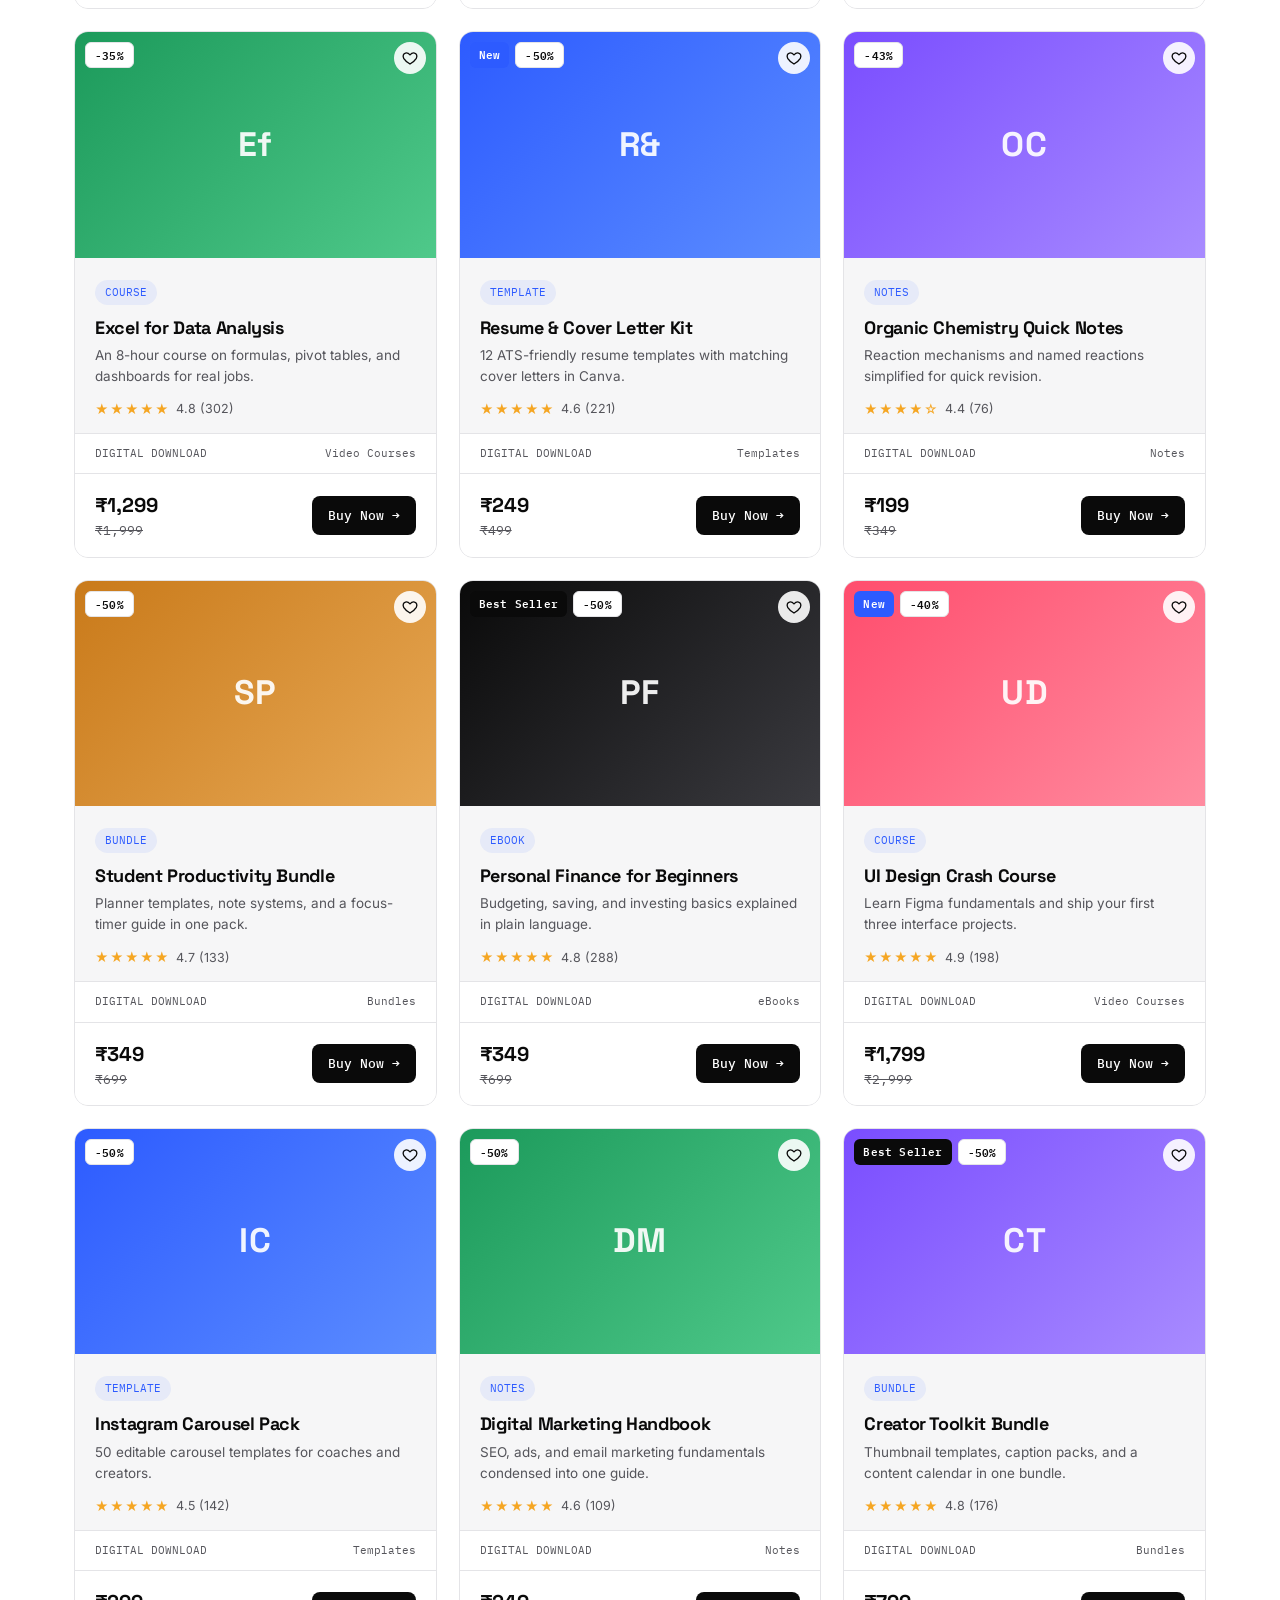
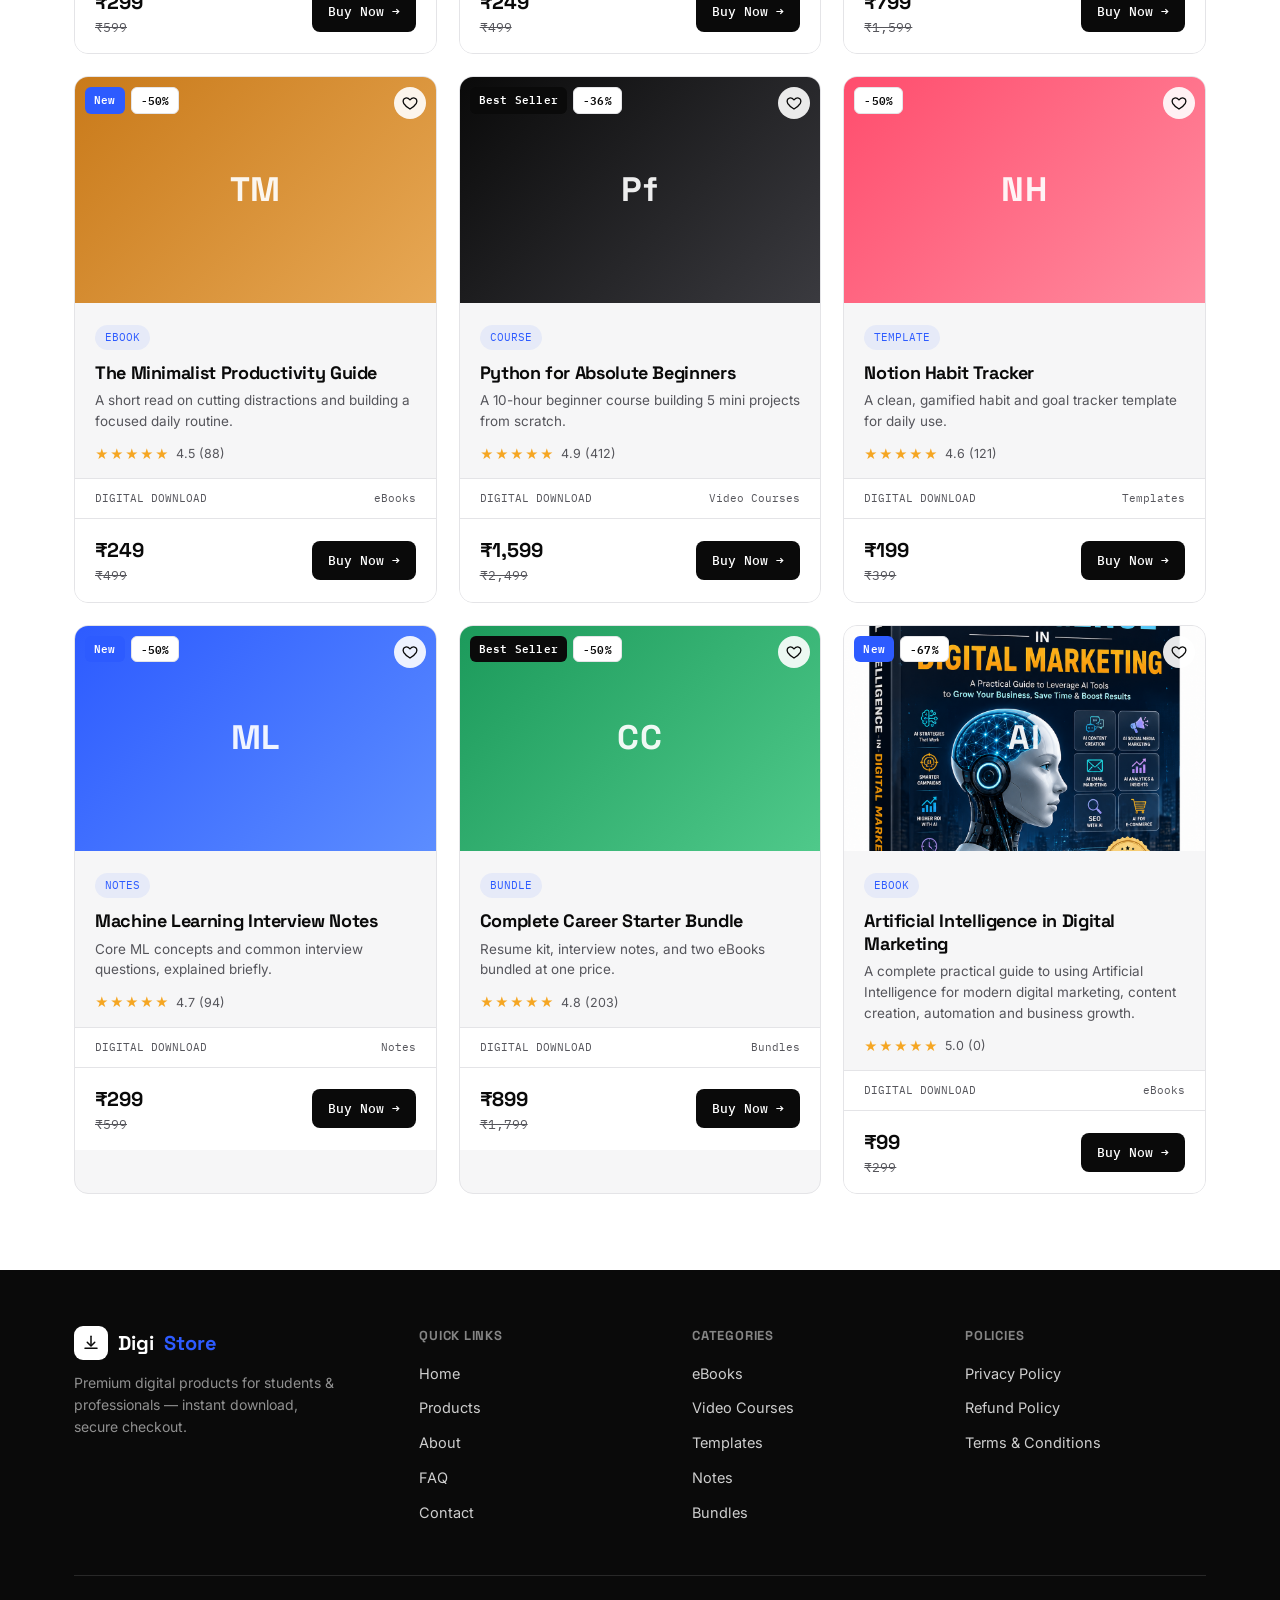
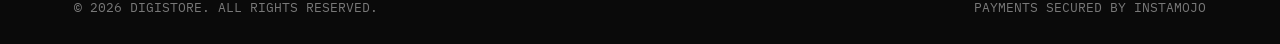
<file: products.html>
<!DOCTYPE html>
<html lang="en">
<head>
<meta charset="UTF-8">
<meta name="viewport" content="width=device-width, initial-scale=1.0">
<title>All Products — DigiStore | eBooks, Courses, Templates, Notes & Bundles</title>
<meta name="description" content="Browse all 20 DigiStore products across eBooks, video courses, templates, notes and bundles. Search, filter and sort to find the right one instantly.">
<meta name="keywords" content="digital products, ebooks, online courses, templates, notes, bundles, DigiStore catalog">
<link rel="canonical" href="https://www.digistore.example/products.html">
<meta property="og:type" content="website">
<meta property="og:title" content="All Products — DigiStore">
<meta property="og:description" content="Browse all DigiStore products: eBooks, video courses, templates, notes and bundles.">
<meta property="og:url" content="https://www.digistore.example/products.html">
<meta name="twitter:card" content="summary_large_image">
<meta name="twitter:title" content="All Products — DigiStore">
<meta name="twitter:description" content="Browse all DigiStore products: eBooks, video courses, templates, notes and bundles.">
<link rel="icon" type="image/svg+xml" href="images/favicon.svg">
<link rel="preconnect" href="https://fonts.googleapis.com">
<link href="https://fonts.googleapis.com/css2?family=Space+Grotesk:wght@500;600;700&family=Inter:wght@400;500;600&family=IBM+Plex+Mono:wght@400;500&display=swap" rel="stylesheet">
<link rel="stylesheet" href="css/style.css">
</head>
<body>
<a href="#main" class="skip-link">Skip to content</a>
<div id="page-loader" aria-hidden="true"><div class="loader-mark"></div></div>
<div id="scroll-progress"></div>

<header>
  <div class="nav">
    <a href="index.html" class="logo">
      <span class="logo-mark">
        <svg viewBox="0 0 24 24" fill="none" xmlns="http://www.w3.org/2000/svg">
          <path d="M12 3V15" stroke="white" stroke-width="2" stroke-linecap="round"/>
          <polyline points="7 11 12 16 17 11" stroke="white" stroke-width="2" stroke-linecap="round" stroke-linejoin="round"/>
          <path d="M4 19H20" stroke="white" stroke-width="2" stroke-linecap="round"/>
        </svg>
      </span>
      Digi<span class="store">Store</span>
    </a>
    <nav class="links" id="nav-links" aria-label="Primary">
      <a href="index.html">Home</a>
      <a href="products.html" class="active">Products</a>
      <a href="products.html#categories">Categories</a>
      <a href="about.html">About</a>
      <a href="faq.html">FAQ</a>
      <a href="contact.html">Contact</a>
    </nav>
    <div class="nav-actions">
      <button class="icon-btn dark-toggle" aria-label="Toggle dark mode">
        <svg viewBox="0 0 24 24" fill="none" stroke="currentColor" stroke-width="1.8"><path d="M21 12.5A9 9 0 1 1 11.5 3 7 7 0 0 0 21 12.5Z"/></svg>
      </button>
      <a href="contact.html" class="btn btn-ghost">Support</a>
      <a href="#catalog" class="btn btn-primary">Shop Now</a>
      <button class="hamburger" id="nav-toggle" aria-label="Toggle menu" aria-expanded="false">
        <span></span><span></span><span></span>
      </button>
    </div>
  </div>
</header>

<main id="main">

  <div class="page-hero">
    <div class="wrap">
      <div class="breadcrumb"><a href="index.html">Home</a> / Products</div>
      <h1>All products</h1>
      <p>20 digital products across 5 categories — search, filter, and sort to find exactly what you need.</p>
    </div>
  </div>

  <section id="catalog">
    <div class="wrap">
      <div class="catalog-controls">
        <div class="search-box">
          <svg viewBox="0 0 24 24" fill="none" stroke="currentColor" stroke-width="2"><circle cx="11" cy="11" r="7"/><path d="m21 21-4.3-4.3"/></svg>
          <label for="search-input" class="visually-hidden">Search products</label>
          <input type="text" id="search-input" placeholder="Search products…">
        </div>
        <div class="filter-chips" role="group" aria-label="Filter by category">
          <button class="chip active" data-category="all">All</button>
          <button class="chip" data-category="ebooks">eBooks</button>
          <button class="chip" data-category="courses">Courses</button>
          <button class="chip" data-category="templates">Templates</button>
          <button class="chip" data-category="notes">Notes</button>
          <button class="chip" data-category="bundles">Bundles</button>
        </div>
        <label for="sort-select" class="visually-hidden">Sort products</label>
        <select id="sort-select" class="sort-select">
          <option value="featured">Sort: Featured</option>
          <option value="price-asc">Price: Low to High</option>
          <option value="price-desc">Price: High to Low</option>
          <option value="rating">Rating: High to Low</option>
        </select>
      </div>

      <div class="grid" id="product-grid"></div>
      <div id="no-results">No products match your search. Try a different keyword or category.</div>
    </div>
  </section>

</main>

<footer id="contact">
  <div class="wrap">
    <div class="footer-grid">
      <div>
        <a href="index.html" class="logo">
          <span class="logo-mark">
            <svg viewBox="0 0 24 24" fill="none" xmlns="http://www.w3.org/2000/svg">
              <path d="M12 3V15" stroke="#0A0A0A" stroke-width="2" stroke-linecap="round"/>
              <polyline points="7 11 12 16 17 11" stroke="#0A0A0A" stroke-width="2" stroke-linecap="round" stroke-linejoin="round"/>
              <path d="M4 19H20" stroke="#0A0A0A" stroke-width="2" stroke-linecap="round"/>
            </svg>
          </span>
          Digi<span class="store">Store</span>
        </a>
        <p class="tag">Premium digital products for students &amp; professionals — instant download, secure checkout.</p>
      </div>
      <div>
        <h4>Quick Links</h4>
        <ul>
          <li><a href="index.html">Home</a></li>
          <li><a href="products.html">Products</a></li>
          <li><a href="about.html">About</a></li>
          <li><a href="faq.html">FAQ</a></li>
          <li><a href="contact.html">Contact</a></li>
        </ul>
      </div>
      <div>
        <h4>Categories</h4>
        <ul>
          <li><a href="products.html?category=ebooks">eBooks</a></li>
          <li><a href="products.html?category=courses">Video Courses</a></li>
          <li><a href="products.html?category=templates">Templates</a></li>
          <li><a href="products.html?category=notes">Notes</a></li>
          <li><a href="products.html?category=bundles">Bundles</a></li>
        </ul>
      </div>
      <div>
        <h4>Policies</h4>
        <ul>
          <li><a href="privacy.html">Privacy Policy</a></li>
          <li><a href="refund.html">Refund Policy</a></li>
          <li><a href="terms.html">Terms &amp; Conditions</a></li>
        </ul>
      </div>
    </div>
    <div class="footer-bottom">
      <span>© 2026 DIGISTORE. ALL RIGHTS RESERVED.</span>
      <span>PAYMENTS SECURED BY INSTAMOJO</span>
    </div>
  </div>
</footer>

<a href="https://wa.me/910000000000" target="_blank" rel="noopener" class="whatsapp-float" aria-label="Chat on WhatsApp">
  <svg viewBox="0 0 24 24" fill="currentColor"><path d="M12.04 2C6.58 2 2.13 6.45 2.13 11.91c0 1.85.5 3.58 1.4 5.08L2 22l5.2-1.5a9.9 9.9 0 0 0 4.84 1.24h.01c5.46 0 9.9-4.45 9.9-9.91C21.96 6.45 17.5 2 12.04 2Zm5.8 14.1c-.24.68-1.4 1.32-1.93 1.36-.5.05-1.02.24-3.4-.7-2.86-1.14-4.66-4.03-4.8-4.22-.14-.19-1.15-1.53-1.15-2.92 0-1.39.73-2.07.98-2.35.26-.28.56-.35.75-.35h.53c.17 0 .4-.06.62.48.24.58.8 2 .87 2.15.07.14.11.31.02.5-.09.19-.14.3-.27.46-.14.16-.29.36-.41.48-.14.14-.28.29-.12.57.16.28.7 1.18 1.52 1.92 1.05.95 1.93 1.24 2.21 1.38.28.14.44.12.6-.07.16-.19.68-.8.87-1.07.19-.28.37-.23.62-.14.26.09 1.64.78 1.92.92.28.14.47.21.53.33.07.12.07.68-.17 1.36Z"/></svg>
</a>
<button class="back-to-top" id="back-to-top" aria-label="Back to top">
  <svg viewBox="0 0 24 24" fill="none" stroke="currentColor" stroke-width="2"><path d="M12 19V5M5 12l7-7 7 7"/></svg>
</button>
<div class="sticky-mobile-buy">
  <a href="#catalog" class="btn btn-accent btn-block">Jump to Products ↓</a>
</div>

<script src="js/script.js"></script>
<script>
  // Pre-select category chip from ?category= URL param
  (function(){
    const params = new URLSearchParams(window.location.search);
    const cat = params.get("category");
    if(cat){
      window.addEventListener("DOMContentLoaded", () => {
        const chip = document.querySelector(`.chip[data-category="${cat}"]`);
        if(chip) chip.click();
      });
    }
  })();
</script>
</body>
</html>
</file>
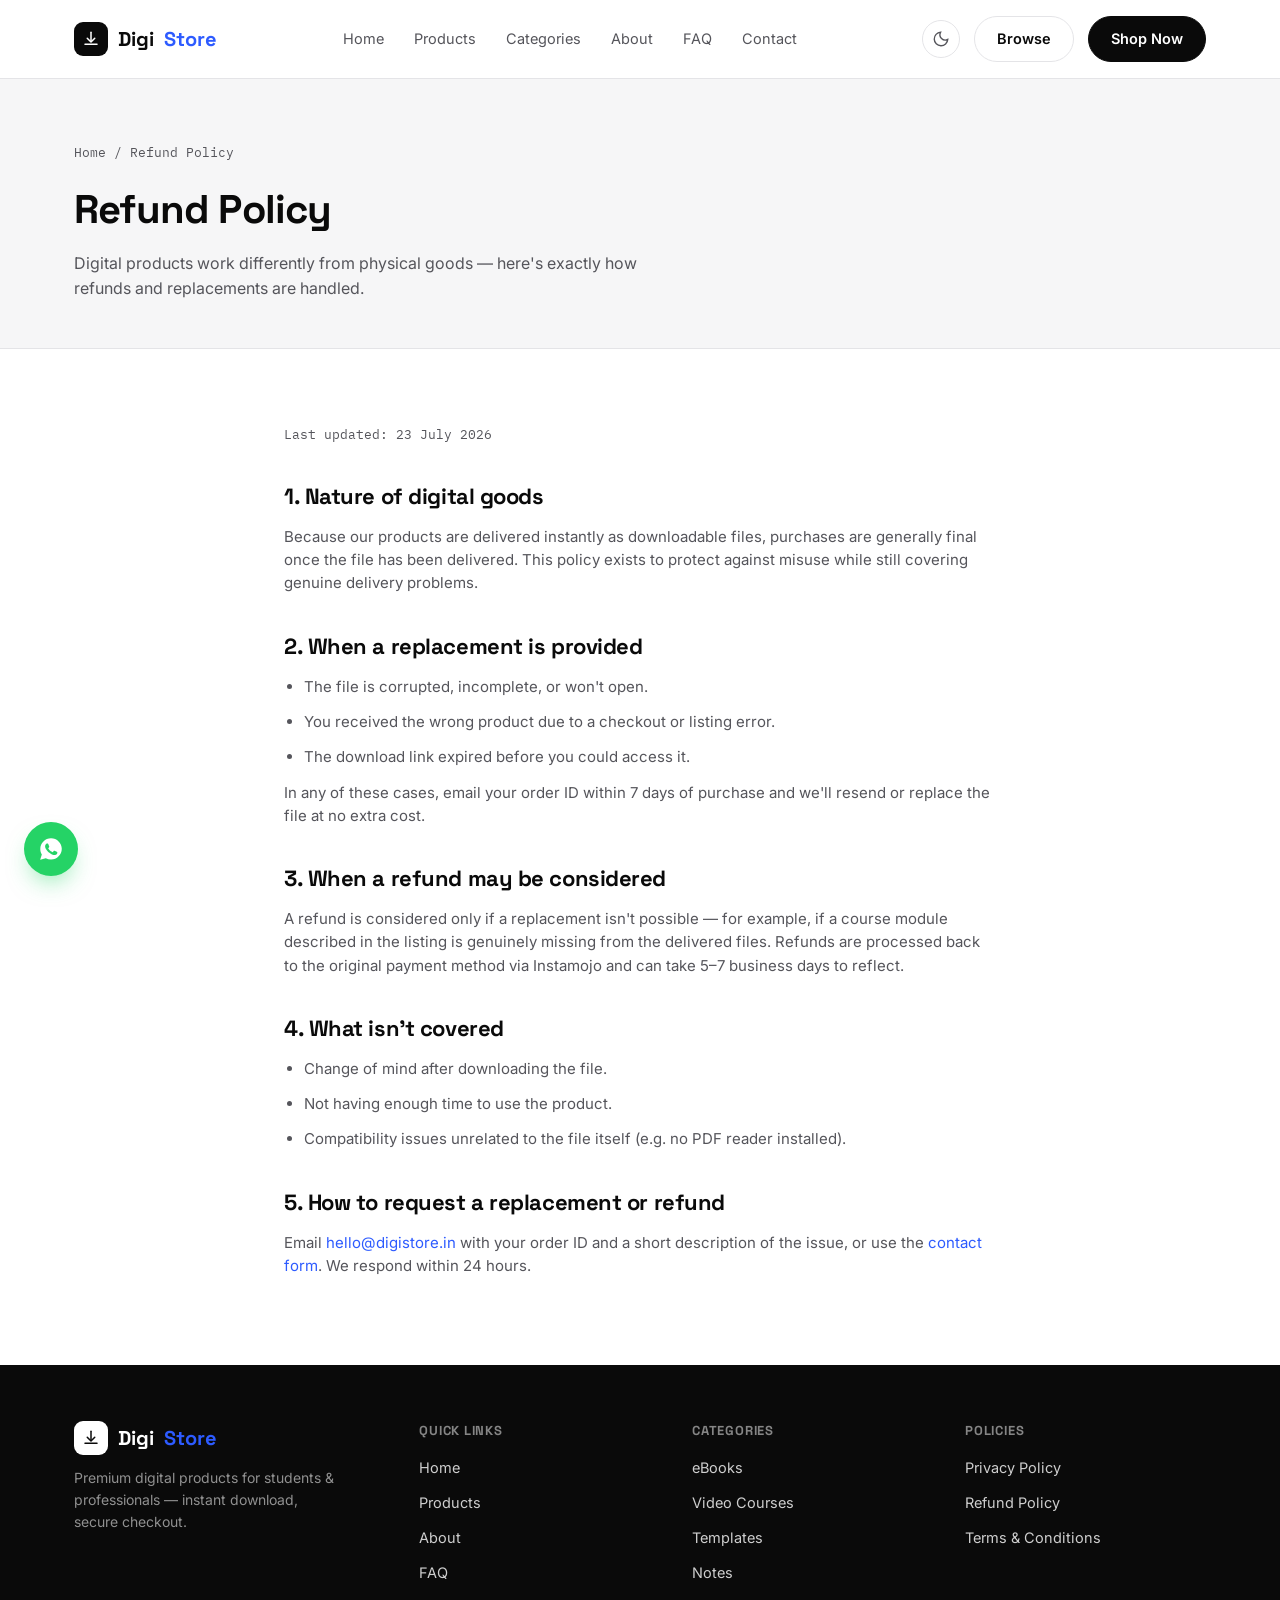
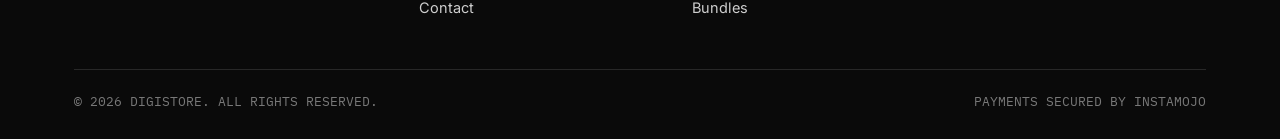
<file: refund.html>
<!DOCTYPE html>
<html lang="en">
<head>
<meta charset="UTF-8">
<meta name="viewport" content="width=device-width, initial-scale=1.0">
<title>Refund Policy — DigiStore</title>
<meta name="description" content="DigiStore's refund and replacement policy for digital product purchases.">
<link rel="canonical" href="https://www.digistore.example/refund.html">
<meta name="robots" content="index, follow">
<link rel="icon" type="image/svg+xml" href="images/favicon.svg">
<link rel="preconnect" href="https://fonts.googleapis.com">
<link href="https://fonts.googleapis.com/css2?family=Space+Grotesk:wght@500;600;700&family=Inter:wght@400;500;600&family=IBM+Plex+Mono:wght@400;500&display=swap" rel="stylesheet">
<link rel="stylesheet" href="css/style.css">
</head>
<body>
<a href="#main" class="skip-link">Skip to content</a>
<div id="page-loader" aria-hidden="true"><div class="loader-mark"></div></div>
<div id="scroll-progress"></div>

<header>
  <div class="nav">
    <a href="index.html" class="logo"><span class="logo-mark"><svg viewBox="0 0 24 24" fill="none" xmlns="http://www.w3.org/2000/svg"><path d="M12 3V15" stroke="white" stroke-width="2" stroke-linecap="round"/><polyline points="7 11 12 16 17 11" stroke="white" stroke-width="2" stroke-linecap="round" stroke-linejoin="round"/><path d="M4 19H20" stroke="white" stroke-width="2" stroke-linecap="round"/></svg></span>Digi<span class="store">Store</span></a>
    <nav class="links" id="nav-links" aria-label="Primary">
      <a href="index.html">Home</a><a href="products.html">Products</a><a href="products.html#categories">Categories</a><a href="about.html">About</a><a href="faq.html">FAQ</a><a href="contact.html">Contact</a>
    </nav>
    <div class="nav-actions">
      <button class="icon-btn dark-toggle" aria-label="Toggle dark mode"><svg viewBox="0 0 24 24" fill="none" stroke="currentColor" stroke-width="1.8"><path d="M21 12.5A9 9 0 1 1 11.5 3 7 7 0 0 0 21 12.5Z"/></svg></button>
      <a href="products.html" class="btn btn-ghost">Browse</a>
      <a href="products.html" class="btn btn-primary">Shop Now</a>
      <button class="hamburger" id="nav-toggle" aria-label="Toggle menu" aria-expanded="false"><span></span><span></span><span></span></button>
    </div>
  </div>
</header>

<main id="main">
  <div class="page-hero">
    <div class="wrap">
      <div class="breadcrumb"><a href="index.html">Home</a> / Refund Policy</div>
      <h1>Refund Policy</h1>
      <p>Digital products work differently from physical goods — here's exactly how refunds and replacements are handled.</p>
    </div>
  </div>

  <section>
    <div class="wrap policy">
      <p class="updated">Last updated: 23 July 2026</p>

      <h2>1. Nature of digital goods</h2>
      <p>Because our products are delivered instantly as downloadable files, purchases are generally final once the file has been delivered. This policy exists to protect against misuse while still covering genuine delivery problems.</p>

      <h2>2. When a replacement is provided</h2>
      <ul>
        <li>The file is corrupted, incomplete, or won't open.</li>
        <li>You received the wrong product due to a checkout or listing error.</li>
        <li>The download link expired before you could access it.</li>
      </ul>
      <p>In any of these cases, email your order ID within 7 days of purchase and we'll resend or replace the file at no extra cost.</p>

      <h2>3. When a refund may be considered</h2>
      <p>A refund is considered only if a replacement isn't possible — for example, if a course module described in the listing is genuinely missing from the delivered files. Refunds are processed back to the original payment method via Instamojo and can take 5–7 business days to reflect.</p>

      <h2>4. What isn't covered</h2>
      <ul>
        <li>Change of mind after downloading the file.</li>
        <li>Not having enough time to use the product.</li>
        <li>Compatibility issues unrelated to the file itself (e.g. no PDF reader installed).</li>
      </ul>

      <h2>5. How to request a replacement or refund</h2>
      <p>Email <a href="mailto:hello@digistore.in" style="color:var(--accent);">hello@digistore.in</a> with your order ID and a short description of the issue, or use the <a href="contact.html" style="color:var(--accent);">contact form</a>. We respond within 24 hours.</p>
    </div>
  </section>
</main>

<footer id="contact">
  <div class="wrap">
    <div class="footer-grid">
      <div>
        <a href="index.html" class="logo"><span class="logo-mark"><svg viewBox="0 0 24 24" fill="none" xmlns="http://www.w3.org/2000/svg"><path d="M12 3V15" stroke="#0A0A0A" stroke-width="2" stroke-linecap="round"/><polyline points="7 11 12 16 17 11" stroke="#0A0A0A" stroke-width="2" stroke-linecap="round" stroke-linejoin="round"/><path d="M4 19H20" stroke="#0A0A0A" stroke-width="2" stroke-linecap="round"/></svg></span>Digi<span class="store">Store</span></a>
        <p class="tag">Premium digital products for students &amp; professionals — instant download, secure checkout.</p>
      </div>
      <div><h4>Quick Links</h4><ul><li><a href="index.html">Home</a></li><li><a href="products.html">Products</a></li><li><a href="about.html">About</a></li><li><a href="faq.html">FAQ</a></li><li><a href="contact.html">Contact</a></li></ul></div>
      <div><h4>Categories</h4><ul><li><a href="products.html?category=ebooks">eBooks</a></li><li><a href="products.html?category=courses">Video Courses</a></li><li><a href="products.html?category=templates">Templates</a></li><li><a href="products.html?category=notes">Notes</a></li><li><a href="products.html?category=bundles">Bundles</a></li></ul></div>
      <div><h4>Policies</h4><ul><li><a href="privacy.html">Privacy Policy</a></li><li><a href="refund.html">Refund Policy</a></li><li><a href="terms.html">Terms &amp; Conditions</a></li></ul></div>
    </div>
    <div class="footer-bottom"><span>© 2026 DIGISTORE. ALL RIGHTS RESERVED.</span><span>PAYMENTS SECURED BY INSTAMOJO</span></div>
  </div>
</footer>

<a href="https://wa.me/910000000000" target="_blank" rel="noopener" class="whatsapp-float" aria-label="Chat on WhatsApp"><svg viewBox="0 0 24 24" fill="currentColor"><path d="M12.04 2C6.58 2 2.13 6.45 2.13 11.91c0 1.85.5 3.58 1.4 5.08L2 22l5.2-1.5a9.9 9.9 0 0 0 4.84 1.24h.01c5.46 0 9.9-4.45 9.9-9.91C21.96 6.45 17.5 2 12.04 2Zm5.8 14.1c-.24.68-1.4 1.32-1.93 1.36-.5.05-1.02.24-3.4-.7-2.86-1.14-4.66-4.03-4.8-4.22-.14-.19-1.15-1.53-1.15-2.92 0-1.39.73-2.07.98-2.35.26-.28.56-.35.75-.35h.53c.17 0 .4-.06.62.48.24.58.8 2 .87 2.15.07.14.11.31.02.5-.09.19-.14.3-.27.46-.14.16-.29.36-.41.48-.14.14-.28.29-.12.57.16.28.7 1.18 1.52 1.92 1.05.95 1.93 1.24 2.21 1.38.28.14.44.12.6-.07.16-.19.68-.8.87-1.07.19-.28.37-.23.62-.14.26.09 1.64.78 1.92.92.28.14.47.21.53.33.07.12.07.68-.17 1.36Z"/></svg></a>
<button class="back-to-top" id="back-to-top" aria-label="Back to top"><svg viewBox="0 0 24 24" fill="none" stroke="currentColor" stroke-width="2"><path d="M12 19V5M5 12l7-7 7 7"/></svg></button>
<div class="sticky-mobile-buy"><a href="products.html" class="btn btn-accent btn-block">Shop All Products →</a></div>

<script src="js/script.js"></script>
</body>
</html>
</file>
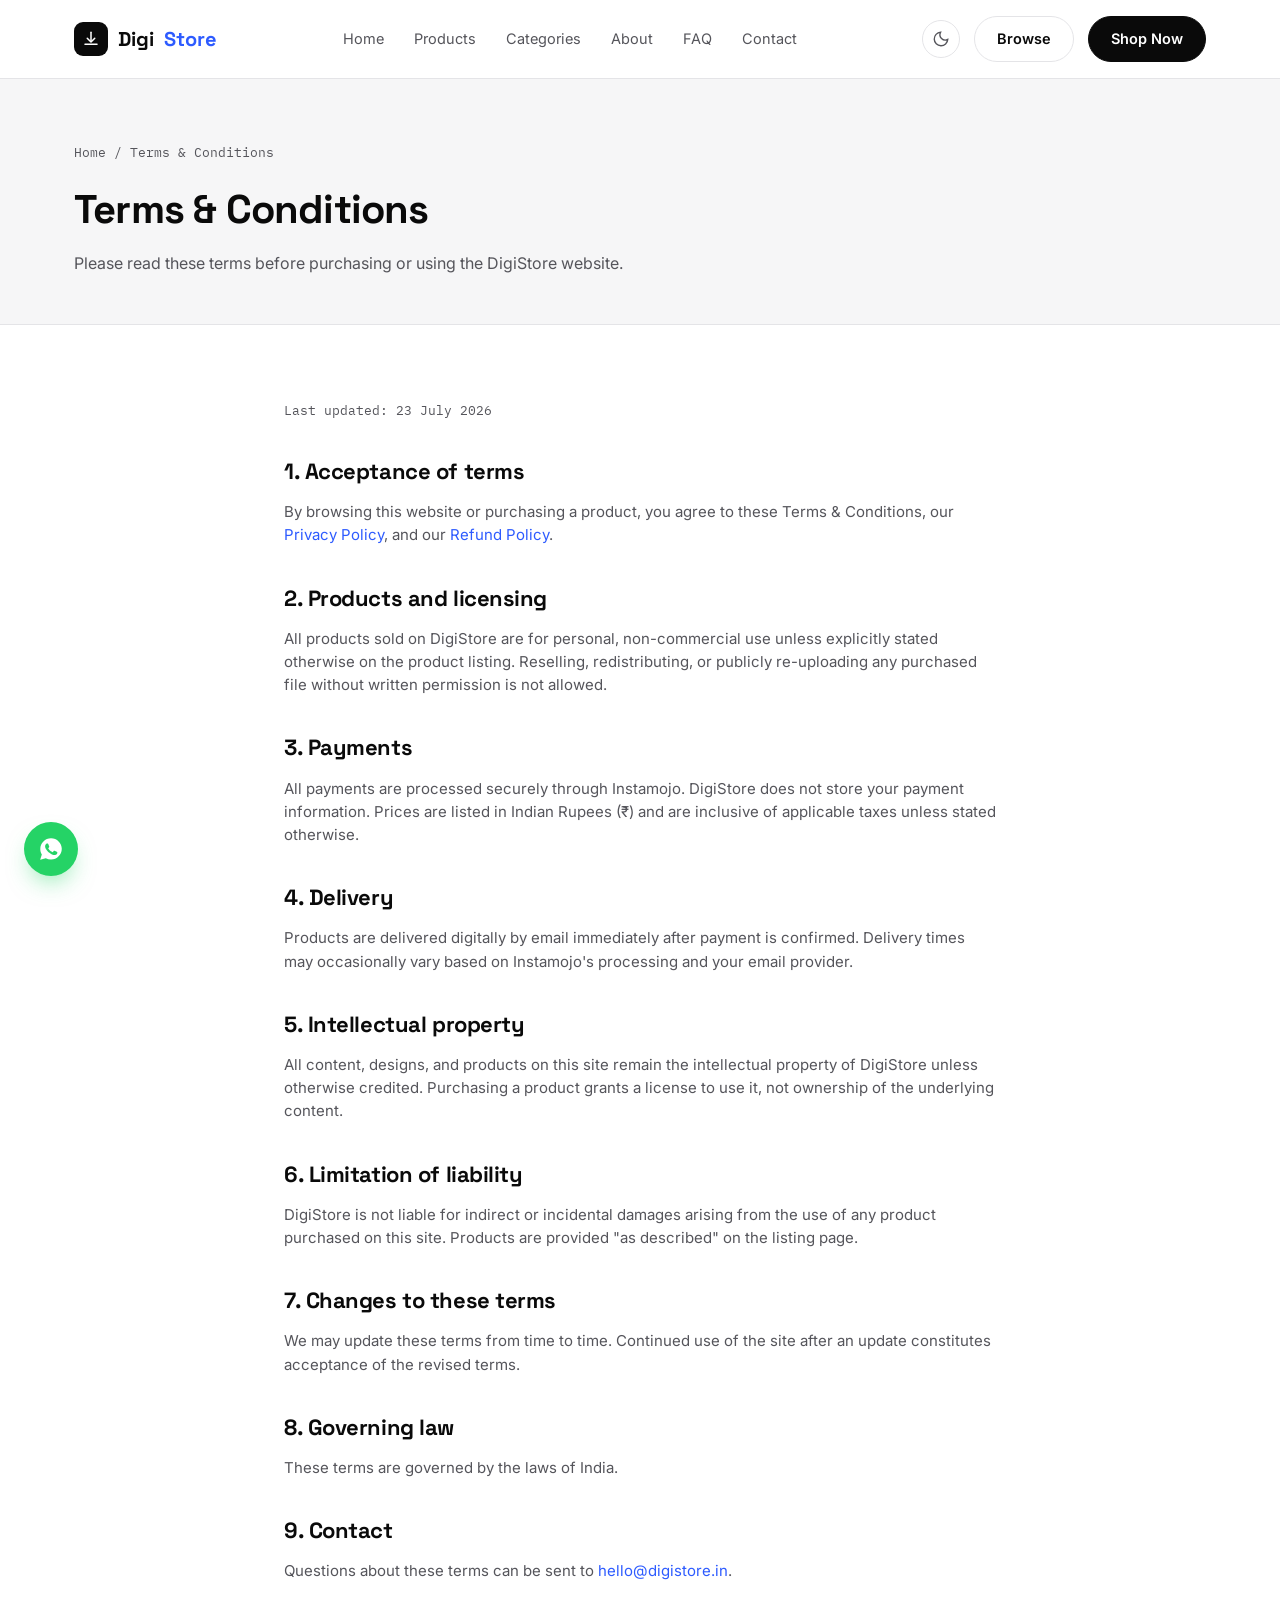
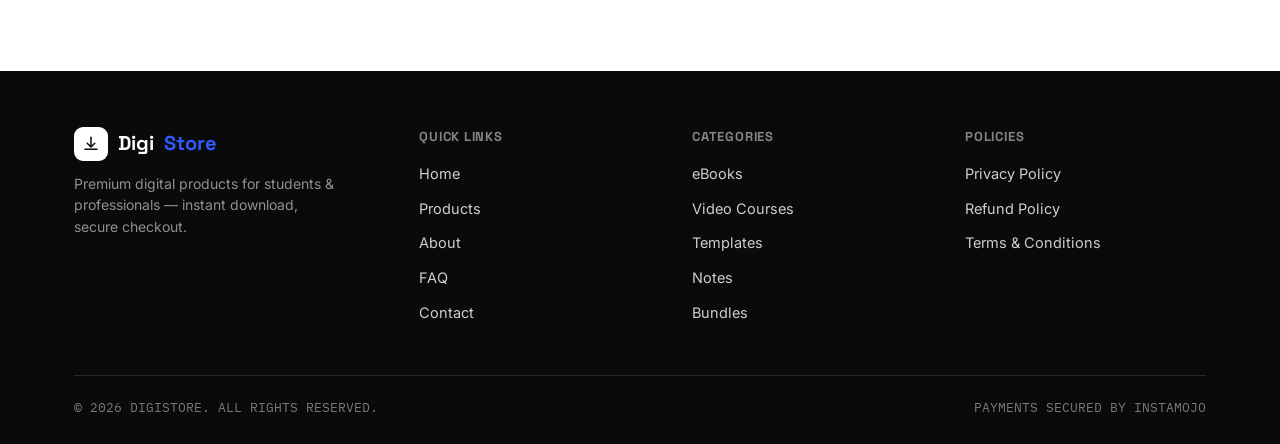
<file: terms.html>
<!DOCTYPE html>
<html lang="en">
<head>
<meta charset="UTF-8">
<meta name="viewport" content="width=device-width, initial-scale=1.0">
<title>Terms &amp; Conditions — DigiStore</title>
<meta name="description" content="The terms and conditions governing purchases and use of the DigiStore website.">
<link rel="canonical" href="https://www.digistore.example/terms.html">
<meta name="robots" content="index, follow">
<link rel="icon" type="image/svg+xml" href="images/favicon.svg">
<link rel="preconnect" href="https://fonts.googleapis.com">
<link href="https://fonts.googleapis.com/css2?family=Space+Grotesk:wght@500;600;700&family=Inter:wght@400;500;600&family=IBM+Plex+Mono:wght@400;500&display=swap" rel="stylesheet">
<link rel="stylesheet" href="css/style.css">
</head>
<body>
<a href="#main" class="skip-link">Skip to content</a>
<div id="page-loader" aria-hidden="true"><div class="loader-mark"></div></div>
<div id="scroll-progress"></div>

<header>
  <div class="nav">
    <a href="index.html" class="logo"><span class="logo-mark"><svg viewBox="0 0 24 24" fill="none" xmlns="http://www.w3.org/2000/svg"><path d="M12 3V15" stroke="white" stroke-width="2" stroke-linecap="round"/><polyline points="7 11 12 16 17 11" stroke="white" stroke-width="2" stroke-linecap="round" stroke-linejoin="round"/><path d="M4 19H20" stroke="white" stroke-width="2" stroke-linecap="round"/></svg></span>Digi<span class="store">Store</span></a>
    <nav class="links" id="nav-links" aria-label="Primary">
      <a href="index.html">Home</a><a href="products.html">Products</a><a href="products.html#categories">Categories</a><a href="about.html">About</a><a href="faq.html">FAQ</a><a href="contact.html">Contact</a>
    </nav>
    <div class="nav-actions">
      <button class="icon-btn dark-toggle" aria-label="Toggle dark mode"><svg viewBox="0 0 24 24" fill="none" stroke="currentColor" stroke-width="1.8"><path d="M21 12.5A9 9 0 1 1 11.5 3 7 7 0 0 0 21 12.5Z"/></svg></button>
      <a href="products.html" class="btn btn-ghost">Browse</a>
      <a href="products.html" class="btn btn-primary">Shop Now</a>
      <button class="hamburger" id="nav-toggle" aria-label="Toggle menu" aria-expanded="false"><span></span><span></span><span></span></button>
    </div>
  </div>
</header>

<main id="main">
  <div class="page-hero">
    <div class="wrap">
      <div class="breadcrumb"><a href="index.html">Home</a> / Terms &amp; Conditions</div>
      <h1>Terms &amp; Conditions</h1>
      <p>Please read these terms before purchasing or using the DigiStore website.</p>
    </div>
  </div>

  <section>
    <div class="wrap policy">
      <p class="updated">Last updated: 23 July 2026</p>

      <h2>1. Acceptance of terms</h2>
      <p>By browsing this website or purchasing a product, you agree to these Terms &amp; Conditions, our <a href="privacy.html" style="color:var(--accent);">Privacy Policy</a>, and our <a href="refund.html" style="color:var(--accent);">Refund Policy</a>.</p>

      <h2>2. Products and licensing</h2>
      <p>All products sold on DigiStore are for personal, non-commercial use unless explicitly stated otherwise on the product listing. Reselling, redistributing, or publicly re-uploading any purchased file without written permission is not allowed.</p>

      <h2>3. Payments</h2>
      <p>All payments are processed securely through Instamojo. DigiStore does not store your payment information. Prices are listed in Indian Rupees (₹) and are inclusive of applicable taxes unless stated otherwise.</p>

      <h2>4. Delivery</h2>
      <p>Products are delivered digitally by email immediately after payment is confirmed. Delivery times may occasionally vary based on Instamojo's processing and your email provider.</p>

      <h2>5. Intellectual property</h2>
      <p>All content, designs, and products on this site remain the intellectual property of DigiStore unless otherwise credited. Purchasing a product grants a license to use it, not ownership of the underlying content.</p>

      <h2>6. Limitation of liability</h2>
      <p>DigiStore is not liable for indirect or incidental damages arising from the use of any product purchased on this site. Products are provided "as described" on the listing page.</p>

      <h2>7. Changes to these terms</h2>
      <p>We may update these terms from time to time. Continued use of the site after an update constitutes acceptance of the revised terms.</p>

      <h2>8. Governing law</h2>
      <p>These terms are governed by the laws of India.</p>

      <h2>9. Contact</h2>
      <p>Questions about these terms can be sent to <a href="mailto:hello@digistore.in" style="color:var(--accent);">hello@digistore.in</a>.</p>
    </div>
  </section>
</main>

<footer id="contact">
  <div class="wrap">
    <div class="footer-grid">
      <div>
        <a href="index.html" class="logo"><span class="logo-mark"><svg viewBox="0 0 24 24" fill="none" xmlns="http://www.w3.org/2000/svg"><path d="M12 3V15" stroke="#0A0A0A" stroke-width="2" stroke-linecap="round"/><polyline points="7 11 12 16 17 11" stroke="#0A0A0A" stroke-width="2" stroke-linecap="round" stroke-linejoin="round"/><path d="M4 19H20" stroke="#0A0A0A" stroke-width="2" stroke-linecap="round"/></svg></span>Digi<span class="store">Store</span></a>
        <p class="tag">Premium digital products for students &amp; professionals — instant download, secure checkout.</p>
      </div>
      <div><h4>Quick Links</h4><ul><li><a href="index.html">Home</a></li><li><a href="products.html">Products</a></li><li><a href="about.html">About</a></li><li><a href="faq.html">FAQ</a></li><li><a href="contact.html">Contact</a></li></ul></div>
      <div><h4>Categories</h4><ul><li><a href="products.html?category=ebooks">eBooks</a></li><li><a href="products.html?category=courses">Video Courses</a></li><li><a href="products.html?category=templates">Templates</a></li><li><a href="products.html?category=notes">Notes</a></li><li><a href="products.html?category=bundles">Bundles</a></li></ul></div>
      <div><h4>Policies</h4><ul><li><a href="privacy.html">Privacy Policy</a></li><li><a href="refund.html">Refund Policy</a></li><li><a href="terms.html">Terms &amp; Conditions</a></li></ul></div>
    </div>
    <div class="footer-bottom"><span>© 2026 DIGISTORE. ALL RIGHTS RESERVED.</span><span>PAYMENTS SECURED BY INSTAMOJO</span></div>
  </div>
</footer>

<a href="https://wa.me/910000000000" target="_blank" rel="noopener" class="whatsapp-float" aria-label="Chat on WhatsApp"><svg viewBox="0 0 24 24" fill="currentColor"><path d="M12.04 2C6.58 2 2.13 6.45 2.13 11.91c0 1.85.5 3.58 1.4 5.08L2 22l5.2-1.5a9.9 9.9 0 0 0 4.84 1.24h.01c5.46 0 9.9-4.45 9.9-9.91C21.96 6.45 17.5 2 12.04 2Zm5.8 14.1c-.24.68-1.4 1.32-1.93 1.36-.5.05-1.02.24-3.4-.7-2.86-1.14-4.66-4.03-4.8-4.22-.14-.19-1.15-1.53-1.15-2.92 0-1.39.73-2.07.98-2.35.26-.28.56-.35.75-.35h.53c.17 0 .4-.06.62.48.24.58.8 2 .87 2.15.07.14.11.31.02.5-.09.19-.14.3-.27.46-.14.16-.29.36-.41.48-.14.14-.28.29-.12.57.16.28.7 1.18 1.52 1.92 1.05.95 1.93 1.24 2.21 1.38.28.14.44.12.6-.07.16-.19.68-.8.87-1.07.19-.28.37-.23.62-.14.26.09 1.64.78 1.92.92.28.14.47.21.53.33.07.12.07.68-.17 1.36Z"/></svg></a>
<button class="back-to-top" id="back-to-top" aria-label="Back to top"><svg viewBox="0 0 24 24" fill="none" stroke="currentColor" stroke-width="2"><path d="M12 19V5M5 12l7-7 7 7"/></svg></button>
<div class="sticky-mobile-buy"><a href="products.html" class="btn btn-accent btn-block">Shop All Products →</a></div>

<script src="js/script.js"></script>
</body>
</html>
</file>
<file: css/style.css>
/* ==========================================================================
   DigiStore — Stylesheet
   Design system: white/black base, #2D5BFF accent, Space Grotesk + Inter +
   IBM Plex Mono. Signature element: the "receipt" card motif reused as a
   trust device across hero, checkout notes and footer.
   ========================================================================== */

:root{
  --bg:#FFFFFF;
  --surface:#F6F6F7;
  --surface-2:#EFEFF1;
  --ink:#0A0A0A;
  --ink-soft:#55555B;
  --line:#E4E4E7;
  --accent:#2D5BFF;
  --accent-dark:#1c46e0;
  --accent-soft:rgba(45,91,255,0.08);
  --success:#1C9A5B;
  --warn:#C97A1A;
  --radius-sm:8px;
  --radius:14px;
  --radius-lg:20px;
  --shadow-card:0 20px 40px -24px rgba(0,0,0,0.25);
  --shadow-pop:0 30px 60px -20px rgba(0,0,0,0.35);
  --glass-bg:rgba(255,255,255,0.72);
  --header-h:72px;
}

html[data-theme="dark"]{
  --bg:#0A0A0A;
  --surface:#131316;
  --surface-2:#1B1B1F;
  --ink:#F5F5F7;
  --ink-soft:#A2A2AA;
  --line:#26262B;
  --accent-soft:rgba(45,91,255,0.16);
  --glass-bg:rgba(10,10,10,0.72);
  --shadow-card:0 20px 40px -24px rgba(0,0,0,0.6);
}

*{box-sizing:border-box; margin:0; padding:0;}
html{scroll-behavior:smooth;}
@media (prefers-reduced-motion: reduce){
  html{scroll-behavior:auto;}
  *{animation-duration:0.001ms !important; animation-iteration-count:1 !important; transition-duration:0.001ms !important;}
}
body{
  background:var(--bg);
  color:var(--ink);
  font-family:'Inter',sans-serif;
  line-height:1.55;
  -webkit-font-smoothing:antialiased;
  transition:background .25s ease, color .25s ease;
  overflow-x:hidden;
}
h1,h2,h3,h4{font-family:'Space Grotesk',sans-serif; letter-spacing:-0.02em; font-weight:700;}
.mono{font-family:'IBM Plex Mono',monospace;}
a{color:inherit; text-decoration:none;}
ul{list-style:none;}
img{max-width:100%; display:block;}
button{font-family:inherit; cursor:pointer; background:none; border:none; color:inherit;}
input{font-family:inherit;}
.wrap{max-width:1180px; margin:0 auto; padding:0 24px;}
:focus-visible{outline:2px solid var(--accent); outline-offset:3px; border-radius:4px;}
.visually-hidden{position:absolute; width:1px; height:1px; overflow:hidden; clip:rect(0 0 0 0); white-space:nowrap;}
.skip-link{position:absolute; left:12px; top:-60px; background:var(--ink); color:#fff; padding:10px 16px; border-radius:8px; z-index:200; transition:top .2s;}
.skip-link:focus{top:12px;}

/* ---------- Scroll progress bar ---------- */
#scroll-progress{position:fixed; top:0; left:0; height:3px; width:0%; background:var(--accent); z-index:300; transition:width .1s linear;}

/* ---------- Loading screen ---------- */
#page-loader{position:fixed; inset:0; background:var(--bg); z-index:999; display:flex; align-items:center; justify-content:center; transition:opacity .4s ease, visibility .4s ease;}
#page-loader.hidden{opacity:0; visibility:hidden; pointer-events:none;}
.loader-mark{width:44px; height:44px; border-radius:12px; background:var(--ink); position:relative; animation:pulse 1.1s ease-in-out infinite;}
@keyframes pulse{0%,100%{transform:scale(1); opacity:1;} 50%{transform:scale(0.85); opacity:0.6;}}

/* ---------- Offer banner ---------- */
.offer-banner{background:var(--ink); color:#fff; font-family:'IBM Plex Mono',monospace; font-size:13px; text-align:center; padding:10px 44px 10px 16px; position:relative;}
.offer-banner strong{color:#6fa8ff;}
.offer-banner .close-banner{position:absolute; right:14px; top:50%; transform:translateY(-50%); color:rgba(255,255,255,0.6); font-size:18px; line-height:1;}
.offer-banner .close-banner:hover{color:#fff;}
#countdown{display:inline-flex; gap:6px; margin-left:8px;}
#countdown span{background:rgba(255,255,255,0.12); padding:2px 6px; border-radius:5px;}

/* ---------- Header / Nav ---------- */
header{position:sticky; top:0; z-index:150; background:var(--glass-bg); backdrop-filter:blur(10px); -webkit-backdrop-filter:blur(10px); border-bottom:1px solid var(--line);}
.nav{display:flex; align-items:center; justify-content:space-between; padding:16px 24px; max-width:1180px; margin:0 auto;}
.logo{display:flex; align-items:center; gap:10px; font-family:'Space Grotesk',sans-serif; font-weight:700; font-size:20px;}
.logo-mark{width:34px; height:34px; border-radius:9px; background:var(--ink); display:flex; align-items:center; justify-content:center; flex-shrink:0;}
.logo-mark svg{width:18px; height:18px;}
.logo span.store{color:var(--accent);}
nav.links{display:flex; gap:30px; align-items:center;}
nav.links a{font-size:14.5px; color:var(--ink-soft); transition:color .15s; position:relative;}
nav.links a:hover, nav.links a.active{color:var(--ink);}
nav.links a.active::after{content:""; position:absolute; left:0; right:0; bottom:-8px; height:2px; background:var(--accent); border-radius:2px;}
.nav-actions{display:flex; align-items:center; gap:14px;}

.icon-btn{width:38px; height:38px; border-radius:50%; display:flex; align-items:center; justify-content:center; border:1px solid var(--line); color:var(--ink-soft); transition:all .15s;}
.icon-btn:hover{border-color:var(--ink); color:var(--ink);}
.icon-btn svg{width:18px; height:18px;}

.btn{display:inline-flex; align-items:center; gap:8px; padding:11px 22px; border-radius:999px; font-size:14.5px; font-weight:600; border:1px solid var(--ink); transition:transform .15s ease, background .15s ease, color .15s ease, box-shadow .15s ease; white-space:nowrap;}
.btn-primary{background:var(--ink); color:#fff;}
.btn-primary:hover{background:var(--accent); border-color:var(--accent); transform:translateY(-1px);}
.btn-ghost{border-color:var(--line); color:var(--ink);}
.btn-ghost:hover{border-color:var(--ink); transform:translateY(-1px);}
.btn-accent{background:var(--accent); color:#fff; border-color:var(--accent);}
.btn-accent:hover{background:var(--accent-dark); transform:translateY(-1px); box-shadow:0 12px 24px -10px rgba(45,91,255,0.55);}
.btn-block{width:100%; justify-content:center;}
.btn-sm{padding:8px 16px; font-size:13px;}

.hamburger{display:none; flex-direction:column; gap:5px; width:24px;}
.hamburger span{height:2px; background:var(--ink); border-radius:2px; transition:all .2s;}

@media (max-width:900px){
  nav.links{position:fixed; top:var(--header-h); left:0; right:0; background:var(--bg); border-bottom:1px solid var(--line); flex-direction:column; align-items:flex-start; padding:20px 24px; gap:18px; transform:translateY(-8px); opacity:0; pointer-events:none; transition:all .2s ease;}
  nav.links.open{transform:translateY(0); opacity:1; pointer-events:auto;}
  .hamburger{display:flex;}
  .nav-actions .btn-ghost{display:none;}
}

/* ---------- Hero ---------- */
.hero{padding:88px 24px 60px; position:relative; overflow:hidden;}
.hero::before{content:""; position:absolute; top:-120px; right:-120px; width:420px; height:420px; background:radial-gradient(circle, var(--accent-soft), transparent 70%); pointer-events:none;}
.hero-grid{display:grid; grid-template-columns:1.15fr 0.85fr; gap:56px; align-items:center; position:relative;}
@media (max-width:900px){ .hero-grid{grid-template-columns:1fr;} }
.eyebrow{display:inline-flex; align-items:center; gap:8px; font-family:'IBM Plex Mono',monospace; font-size:12.5px; color:var(--ink-soft); border:1px solid var(--line); border-radius:999px; padding:6px 12px; margin-bottom:22px;}
.eyebrow .dot{width:6px; height:6px; border-radius:50%; background:var(--accent);}
.hero h1{font-size:56px; line-height:1.03; margin-bottom:20px; opacity:0; animation:fadeUp .7s ease forwards;}
@media (max-width:600px){ .hero h1{font-size:36px;} }
.hero p.sub{font-size:18px; color:var(--ink-soft); max-width:480px; margin-bottom:32px; opacity:0; animation:fadeUp .7s ease .1s forwards;}
.hero-actions{display:flex; gap:14px; flex-wrap:wrap; margin-bottom:36px; opacity:0; animation:fadeUp .7s ease .2s forwards;}
.hero-trust{display:flex; gap:24px; flex-wrap:wrap; opacity:0; animation:fadeUp .7s ease .3s forwards;}
.hero-trust .item{display:flex; align-items:center; gap:8px; font-size:13.5px; color:var(--ink-soft);}
.hero-trust svg{width:16px; height:16px; color:var(--accent); flex-shrink:0;}

@keyframes fadeUp{from{opacity:0; transform:translateY(16px);} to{opacity:1; transform:translateY(0);}}
@keyframes fadeIn{from{opacity:0;} to{opacity:1;}}

.receipt{background:var(--ink); color:#fff; border-radius:18px; padding:26px; font-family:'IBM Plex Mono',monospace; font-size:13.5px; box-shadow:var(--shadow-pop); transform:rotate(1.5deg); transition:transform .3s ease;}
.receipt:hover{transform:rotate(0deg) translateY(-4px);}
.receipt .rline{display:flex; justify-content:space-between; padding:7px 0; border-bottom:1px dashed rgba(255,255,255,0.15); color:rgba(255,255,255,0.75);}
.receipt .rline:last-child{border-bottom:none;}
.receipt .rhead{display:flex; justify-content:space-between; align-items:center; margin-bottom:14px;}
.receipt .status{color:#6fe08a; font-weight:500;}
.receipt .total{color:#fff; font-weight:600;}

/* ---------- Trust badges strip ---------- */
.trust-strip{background:var(--surface); border-top:1px solid var(--line); border-bottom:1px solid var(--line);}
.trust-strip .wrap{display:grid; grid-template-columns:repeat(4,1fr); gap:20px; padding:26px 24px;}
@media (max-width:760px){ .trust-strip .wrap{grid-template-columns:repeat(2,1fr);} }
.trust-badge{display:flex; align-items:center; gap:10px; font-size:14px; color:var(--ink-soft); justify-content:center;}
.trust-badge svg{width:20px; height:20px; color:var(--accent); flex-shrink:0;}

/* ---------- Sections ---------- */
section{padding:76px 24px; scroll-margin-top:var(--header-h);}
.section-head{margin-bottom:44px; max-width:640px;}
.section-head.center{margin-left:auto; margin-right:auto; text-align:center;}
.section-head h2{font-size:34px; margin-bottom:10px;}
.section-head p{color:var(--ink-soft); font-size:16px;}
.section-top-row{display:flex; justify-content:space-between; align-items:flex-end; gap:20px; flex-wrap:wrap;}

/* ---------- Categories ---------- */
.cat-grid{display:grid; grid-template-columns:repeat(5,1fr); gap:18px;}
@media (max-width:960px){ .cat-grid{grid-template-columns:repeat(3,1fr);} }
@media (max-width:600px){ .cat-grid{grid-template-columns:repeat(2,1fr);} }
.cat-card{border:1px solid var(--line); border-radius:var(--radius); padding:26px 20px; text-align:center; background:var(--surface); transition:transform .2s ease, box-shadow .2s ease, border-color .2s ease; cursor:pointer;}
.cat-card:hover{transform:translateY(-5px); box-shadow:var(--shadow-card); border-color:var(--accent);}
.cat-icon{width:46px; height:46px; margin:0 auto 14px; border-radius:12px; background:var(--accent-soft); display:flex; align-items:center; justify-content:center; color:var(--accent);}
.cat-icon svg{width:22px; height:22px;}
.cat-card h3{font-size:15.5px; margin-bottom:4px;}
.cat-card p{font-size:12.5px; color:var(--ink-soft); font-family:'IBM Plex Mono',monospace;}

/* ---------- Search & filter bar ---------- */
.catalog-controls{display:flex; gap:14px; flex-wrap:wrap; align-items:center; margin-bottom:36px; padding:16px; border:1px solid var(--line); border-radius:var(--radius); background:var(--surface);}
.search-box{flex:1; min-width:220px; display:flex; align-items:center; gap:10px; background:var(--bg); border:1px solid var(--line); border-radius:999px; padding:10px 16px;}
.search-box svg{width:16px; height:16px; color:var(--ink-soft); flex-shrink:0;}
.search-box input{border:none; background:none; outline:none; width:100%; font-size:14px; color:var(--ink);}
.filter-chips{display:flex; gap:8px; flex-wrap:wrap;}
.chip{font-family:'IBM Plex Mono',monospace; font-size:12.5px; border:1px solid var(--line); background:var(--bg); padding:8px 14px; border-radius:999px; color:var(--ink-soft); transition:all .15s;}
.chip:hover{border-color:var(--ink); color:var(--ink);}
.chip.active{background:var(--ink); color:#fff; border-color:var(--ink);}
.sort-select{border:1px solid var(--line); background:var(--bg); border-radius:999px; padding:9px 14px; font-size:13px; color:var(--ink); font-family:'IBM Plex Mono',monospace;}
#no-results{display:none; text-align:center; padding:60px 20px; color:var(--ink-soft);}
#no-results.show{display:block;}

/* ---------- Product grid & cards ---------- */
.grid{display:grid; grid-template-columns:repeat(3,1fr); gap:22px;}
@media (max-width:960px){ .grid{grid-template-columns:repeat(2,1fr);} }
@media (max-width:600px){ .grid{grid-template-columns:1fr;} }

.card{border:1px solid var(--line); border-radius:var(--radius); overflow:hidden; background:var(--surface); display:flex; flex-direction:column; transition:transform .18s ease, box-shadow .18s ease, border-color .18s ease; opacity:0; animation:fadeUp .5s ease forwards; position:relative;}
.card:hover{transform:translateY(-5px); box-shadow:var(--shadow-card); border-color:var(--accent);}

.card-media{position:relative; aspect-ratio:16/10; display:flex; align-items:center; justify-content:center; overflow:hidden; color:#fff;}
.card-media .initials{font-family:'Space Grotesk',sans-serif; font-weight:700; font-size:34px; letter-spacing:0.02em; opacity:0.92;}
.card-media img{position:absolute; inset:0; width:100%; height:100%; object-fit:cover;}

.badge-row{position:absolute; top:10px; left:10px; display:flex; gap:6px; z-index:2;}
.badge{font-family:'IBM Plex Mono',monospace; font-size:10.5px; font-weight:600; padding:4px 9px; border-radius:6px; letter-spacing:0.02em;}
.badge-best{background:#0A0A0A; color:#fff;}
.badge-new{background:var(--accent); color:#fff;}
.badge-discount{background:#fff; color:var(--ink); border:1px solid var(--line);}

.wishlist-btn{position:absolute; top:10px; right:10px; z-index:2; width:32px; height:32px; border-radius:50%; background:rgba(255,255,255,0.9); display:flex; align-items:center; justify-content:center; color:var(--ink); transition:transform .15s ease;}
.wishlist-btn:hover{transform:scale(1.1);}
.wishlist-btn svg{width:16px; height:16px;}
.wishlist-btn.active svg{fill:#FF4D6D; color:#FF4D6D;}

.card-top{padding:20px 20px 0;}
.card-tag{font-family:'IBM Plex Mono',monospace; font-size:11px; color:var(--accent); background:var(--accent-soft); display:inline-block; padding:4px 10px; border-radius:999px; margin-bottom:12px;}
.card h3{font-size:18px; margin-bottom:6px; line-height:1.25;}
.card p.desc{font-size:13.5px; color:var(--ink-soft); margin-bottom:12px;}

.rating{display:flex; align-items:center; gap:6px; padding:0 20px 14px; font-size:12.5px; color:var(--ink-soft);}
.rating .stars{color:#F5A623; letter-spacing:1px; font-size:13px;}

.card-meta{font-family:'IBM Plex Mono',monospace; font-size:11px; color:var(--ink-soft); padding:11px 20px; border-top:1px solid var(--line); background:var(--bg); display:flex; justify-content:space-between; align-items:center;}
.card-buy{padding:16px 20px; border-top:1px solid var(--line); background:var(--bg); display:flex; align-items:center; justify-content:space-between; gap:10px;}
.price-block{display:flex; flex-direction:column;}
.price{font-family:'Space Grotesk',sans-serif; font-weight:700; font-size:20px;}
.old-price{font-size:12.5px; color:var(--ink-soft); text-decoration:line-through; font-family:'IBM Plex Mono',monospace;}
.buy-btn{font-family:'IBM Plex Mono',monospace; font-size:12.5px; font-weight:500; background:var(--ink); color:#fff; padding:10px 16px; border-radius:8px; transition:background .15s, transform .15s; white-space:nowrap;}
.buy-btn:hover{background:var(--accent); transform:translateY(-1px);}

/* ---------- Why choose us ---------- */
.why-grid{display:grid; grid-template-columns:repeat(4,1fr); gap:20px;}
@media (max-width:900px){ .why-grid{grid-template-columns:repeat(2,1fr);} }
@media (max-width:560px){ .why-grid{grid-template-columns:1fr;} }
.why-card{border:1px solid var(--line); border-radius:var(--radius); padding:26px; background:var(--surface); transition:transform .2s ease, box-shadow .2s ease;}
.why-card:hover{transform:translateY(-4px); box-shadow:var(--shadow-card);}
.why-icon{width:44px; height:44px; border-radius:12px; background:var(--ink); color:#fff; display:flex; align-items:center; justify-content:center; margin-bottom:16px;}
.why-icon svg{width:20px; height:20px;}
.why-card h3{font-size:17px; margin-bottom:6px;}
.why-card p{font-size:13.5px; color:var(--ink-soft);}

/* ---------- Statistics ---------- */
.stats-section{background:var(--ink); color:#fff; border-radius:0;}
.stats-grid{display:grid; grid-template-columns:repeat(4,1fr); gap:20px; text-align:center;}
@media (max-width:760px){ .stats-grid{grid-template-columns:repeat(2,1fr);} }
.stat-num{font-family:'Space Grotesk',sans-serif; font-size:44px; font-weight:700; color:#fff;}
.stat-num span.suffix{color:var(--accent);}
.stat-label{font-family:'IBM Plex Mono',monospace; font-size:12.5px; color:rgba(255,255,255,0.55); margin-top:6px; text-transform:uppercase; letter-spacing:0.05em;}

/* ---------- Testimonials ---------- */
.testi-grid{display:grid; grid-template-columns:repeat(3,1fr); gap:22px;}
@media (max-width:900px){ .testi-grid{grid-template-columns:repeat(2,1fr);} }
@media (max-width:600px){ .testi-grid{grid-template-columns:1fr;} }
.testi-card{border:1px solid var(--line); border-radius:var(--radius); padding:26px; background:var(--surface);}
.testi-stars{color:#F5A623; font-size:14px; margin-bottom:14px; letter-spacing:2px;}
.testi-card p{font-size:14.5px; color:var(--ink); margin-bottom:20px; line-height:1.6;}
.testi-person{display:flex; align-items:center; gap:12px;}
.testi-avatar{width:38px; height:38px; border-radius:50%; background:var(--ink); color:#fff; display:flex; align-items:center; justify-content:center; font-family:'Space Grotesk',sans-serif; font-weight:700; font-size:13px; flex-shrink:0;}
.testi-name{font-size:13.5px; font-weight:600;}
.testi-role{font-size:12px; color:var(--ink-soft);}

/* ---------- Coupon banner ---------- */
.coupon-banner{border:1.5px dashed var(--accent); border-radius:var(--radius); background:var(--accent-soft); padding:22px 26px; display:flex; align-items:center; justify-content:space-between; gap:20px; flex-wrap:wrap;}
.coupon-code{font-family:'IBM Plex Mono',monospace; font-weight:600; background:var(--bg); border:1px solid var(--line); padding:8px 16px; border-radius:8px; letter-spacing:0.05em;}
.copy-btn{font-size:12.5px; color:var(--accent); font-weight:600;}

/* ---------- FAQ ---------- */
.faq-item{border-bottom:1px solid var(--line); padding:20px 0;}
.faq-item summary{cursor:pointer; font-weight:600; font-size:16px; display:flex; justify-content:space-between; align-items:center; list-style:none;}
.faq-item summary::-webkit-details-marker{display:none;}
.faq-item summary::after{content:"+"; font-family:'IBM Plex Mono',monospace; color:var(--accent); font-size:20px; flex-shrink:0; margin-left:14px;}
.faq-item[open] summary::after{content:"–";}
.faq-item p{color:var(--ink-soft); font-size:14.5px; margin-top:12px; max-width:680px;}

/* ---------- Newsletter ---------- */
.newsletter{background:var(--surface); border-top:1px solid var(--line); border-bottom:1px solid var(--line); text-align:center;}
.newsletter .wrap{max-width:560px;}
.newsletter h2{font-size:28px; margin-bottom:10px;}
.newsletter p{color:var(--ink-soft); margin-bottom:26px;}
.newsletter-form{display:flex; gap:10px; flex-wrap:wrap;}
.newsletter-form input{flex:1; min-width:200px; padding:13px 18px; border:1px solid var(--line); border-radius:999px; font-size:14.5px; background:var(--bg); color:var(--ink); outline:none;}
.newsletter-form input:focus{border-color:var(--accent);}
#newsletter-msg{margin-top:14px; font-size:13.5px; color:var(--success); display:none;}
#newsletter-msg.show{display:block;}

/* ---------- Generic page hero (inner pages) ---------- */
.page-hero{padding:64px 24px 48px; border-bottom:1px solid var(--line); background:var(--surface);}
.page-hero h1{font-size:40px; margin-bottom:10px;}
.page-hero p{color:var(--ink-soft); max-width:600px; font-size:16px;}
.breadcrumb{font-family:'IBM Plex Mono',monospace; font-size:12.5px; color:var(--ink-soft); margin-bottom:16px;}
.breadcrumb a:hover{color:var(--accent);}

/* ---------- Static content pages (policy/terms) ---------- */
.policy{max-width:760px; margin:0 auto;}
.policy h2{font-size:22px; margin:34px 0 12px;}
.policy h2:first-child{margin-top:0;}
.policy p, .policy li{color:var(--ink-soft); font-size:15px; margin-bottom:12px;}
.policy ul{padding-left:20px; list-style:disc;}
.policy .updated{font-family:'IBM Plex Mono',monospace; font-size:12.5px; color:var(--ink-soft); margin-bottom:30px;}

/* ---------- Contact page ---------- */
.contact-grid{display:grid; grid-template-columns:1fr 1fr; gap:40px;}
@media (max-width:860px){ .contact-grid{grid-template-columns:1fr;} }
.contact-form{display:flex; flex-direction:column; gap:14px;}
.contact-form label{font-size:13px; font-weight:600; margin-bottom:-6px;}
.contact-form input, .contact-form textarea{padding:13px 16px; border:1px solid var(--line); border-radius:10px; background:var(--surface); color:var(--ink); font-size:14.5px; outline:none; font-family:inherit;}
.contact-form input:focus, .contact-form textarea:focus{border-color:var(--accent); background:var(--bg);}
.contact-form textarea{min-height:130px; resize:vertical;}
.contact-channels{display:flex; flex-direction:column; gap:16px;}
.channel-card{display:flex; align-items:center; gap:14px; border:1px solid var(--line); border-radius:var(--radius); padding:18px 20px; background:var(--surface); transition:transform .15s ease;}
.channel-card:hover{transform:translateY(-3px);}
.channel-icon{width:42px; height:42px; border-radius:11px; background:var(--ink); color:#fff; display:flex; align-items:center; justify-content:center; flex-shrink:0;}
.channel-icon svg{width:19px; height:19px;}
.channel-card h4{font-size:14.5px; margin-bottom:2px;}
.channel-card p{font-size:13px; color:var(--ink-soft);}
#contact-msg{margin-top:8px; font-size:13.5px; color:var(--success); display:none;}
#contact-msg.show{display:block;}

/* ---------- About page ---------- */
.about-grid{display:grid; grid-template-columns:1fr 1fr; gap:50px; align-items:center;}
@media (max-width:860px){ .about-grid{grid-template-columns:1fr;} }
.value-grid{display:grid; grid-template-columns:repeat(3,1fr); gap:20px; margin-top:20px;}
@media (max-width:760px){ .value-grid{grid-template-columns:1fr;} }

/* ---------- Footer ---------- */
footer{background:var(--ink); color:#fff; padding:56px 24px 26px;}
.footer-grid{display:grid; grid-template-columns:1.3fr repeat(3,1fr); gap:32px; margin-bottom:40px;}
@media (max-width:760px){ .footer-grid{grid-template-columns:1fr 1fr;} }
footer .logo{color:#fff;}
footer .logo-mark{background:#fff;}
footer .logo-mark svg path, footer .logo-mark svg polyline{stroke:var(--ink);}
footer p.tag{color:rgba(255,255,255,0.55); font-size:14px; margin-top:12px; max-width:260px;}
footer h4{font-size:13px; text-transform:uppercase; letter-spacing:0.06em; color:rgba(255,255,255,0.5); margin-bottom:14px;}
footer ul li{margin-bottom:10px;}
footer ul a{color:rgba(255,255,255,0.8); font-size:14.5px;}
footer ul a:hover{color:var(--accent);}
.footer-bottom{border-top:1px solid rgba(255,255,255,0.12); padding-top:22px; display:flex; justify-content:space-between; flex-wrap:wrap; gap:12px; color:rgba(255,255,255,0.45); font-size:13px; font-family:'IBM Plex Mono',monospace;}

/* ---------- Floating widgets ---------- */
.whatsapp-float{position:fixed; bottom:24px; left:24px; width:54px; height:54px; border-radius:50%; background:#25D366; color:#fff; display:flex; align-items:center; justify-content:center; box-shadow:0 12px 24px -8px rgba(37,211,102,0.55); z-index:120; transition:transform .15s ease;}
.whatsapp-float:hover{transform:scale(1.08);}
.whatsapp-float svg{width:26px; height:26px;}

.back-to-top{position:fixed; bottom:24px; right:24px; width:48px; height:48px; border-radius:50%; background:var(--ink); color:#fff; display:flex; align-items:center; justify-content:center; z-index:120; opacity:0; visibility:hidden; transform:translateY(8px); transition:all .25s ease;}
.back-to-top.show{opacity:1; visibility:visible; transform:translateY(0);}
.back-to-top:hover{background:var(--accent);}
.back-to-top svg{width:18px; height:18px;}

.sticky-mobile-buy{display:none; position:fixed; bottom:0; left:0; right:0; z-index:110; background:var(--bg); border-top:1px solid var(--line); padding:12px 16px; box-shadow:0 -8px 24px -12px rgba(0,0,0,0.15);}
@media (max-width:640px){ .sticky-mobile-buy{display:flex;} body{padding-bottom:70px;} .whatsapp-float{bottom:88px;} .back-to-top{bottom:88px;} }

/* ---------- Utility animation on scroll ---------- */
.reveal{opacity:0; transform:translateY(18px); transition:opacity .6s ease, transform .6s ease;}
.reveal.in-view{opacity:1; transform:translateY(0);}
</file>
